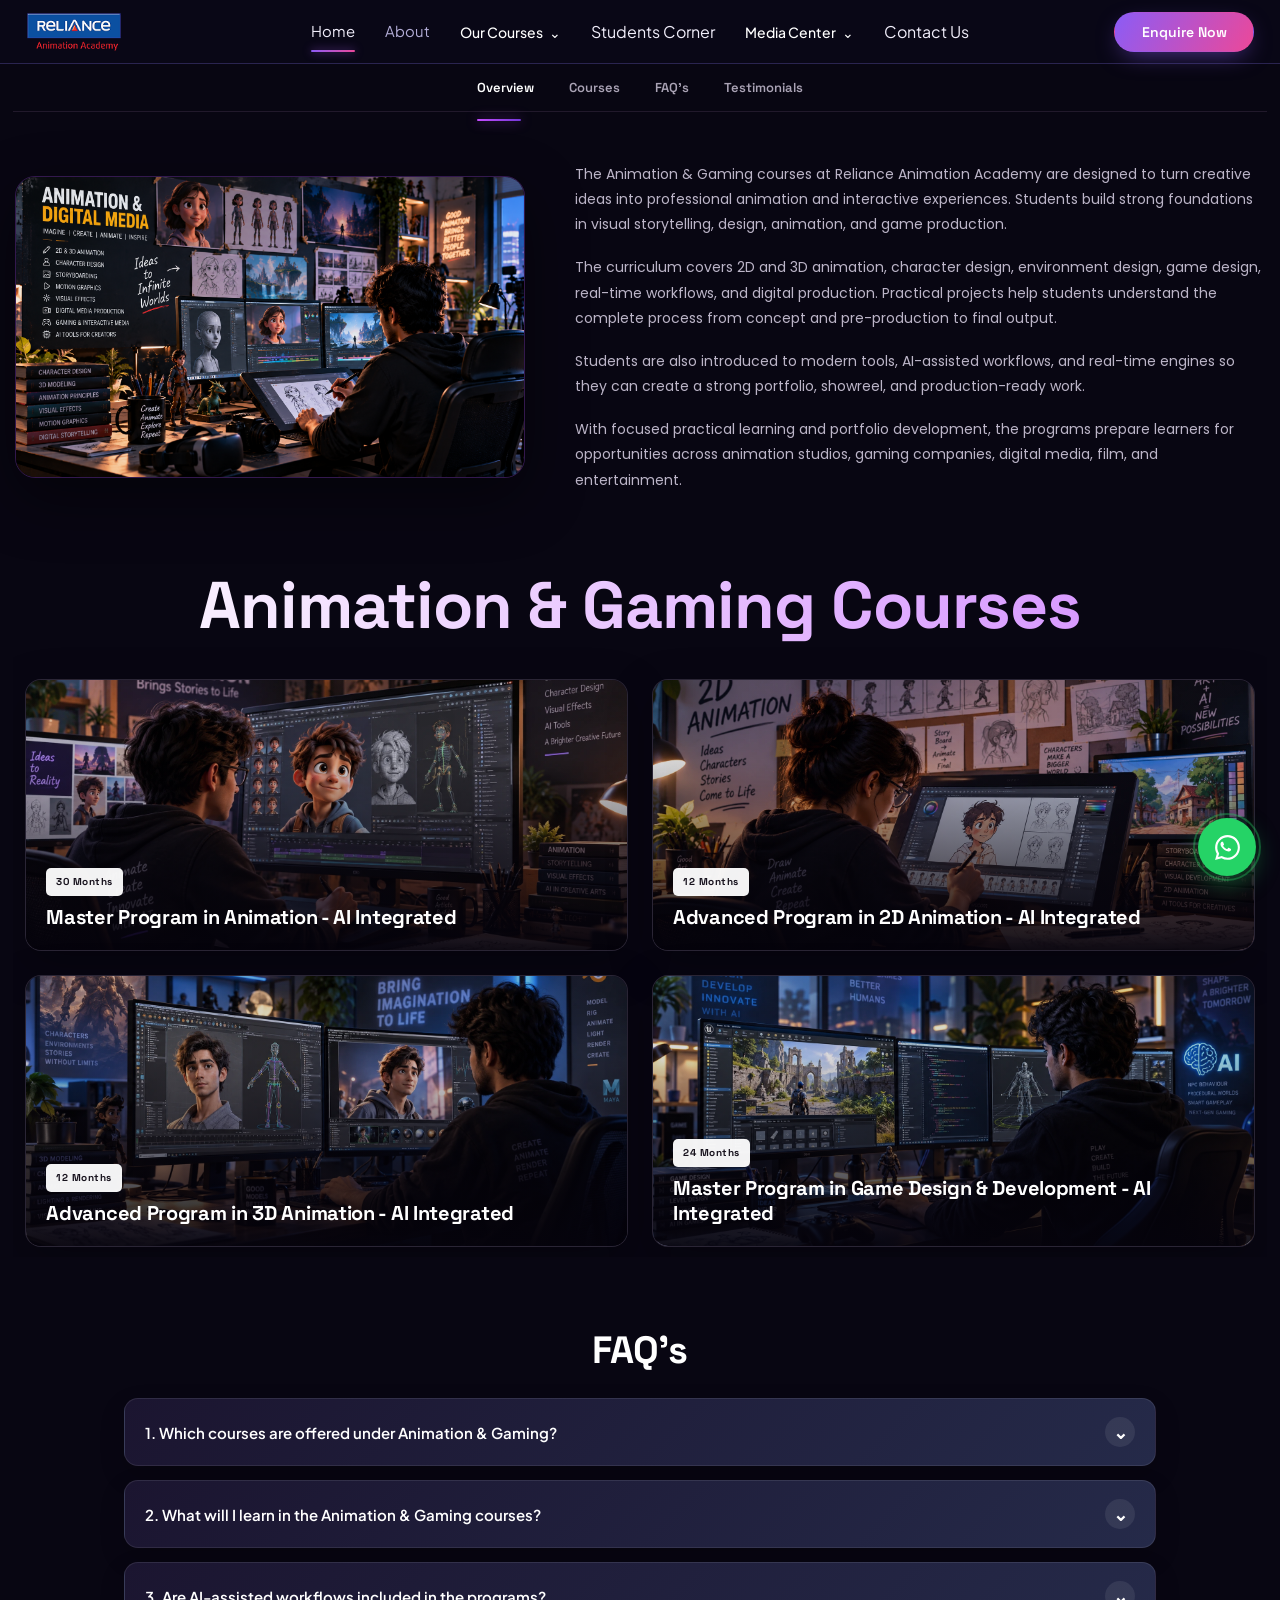
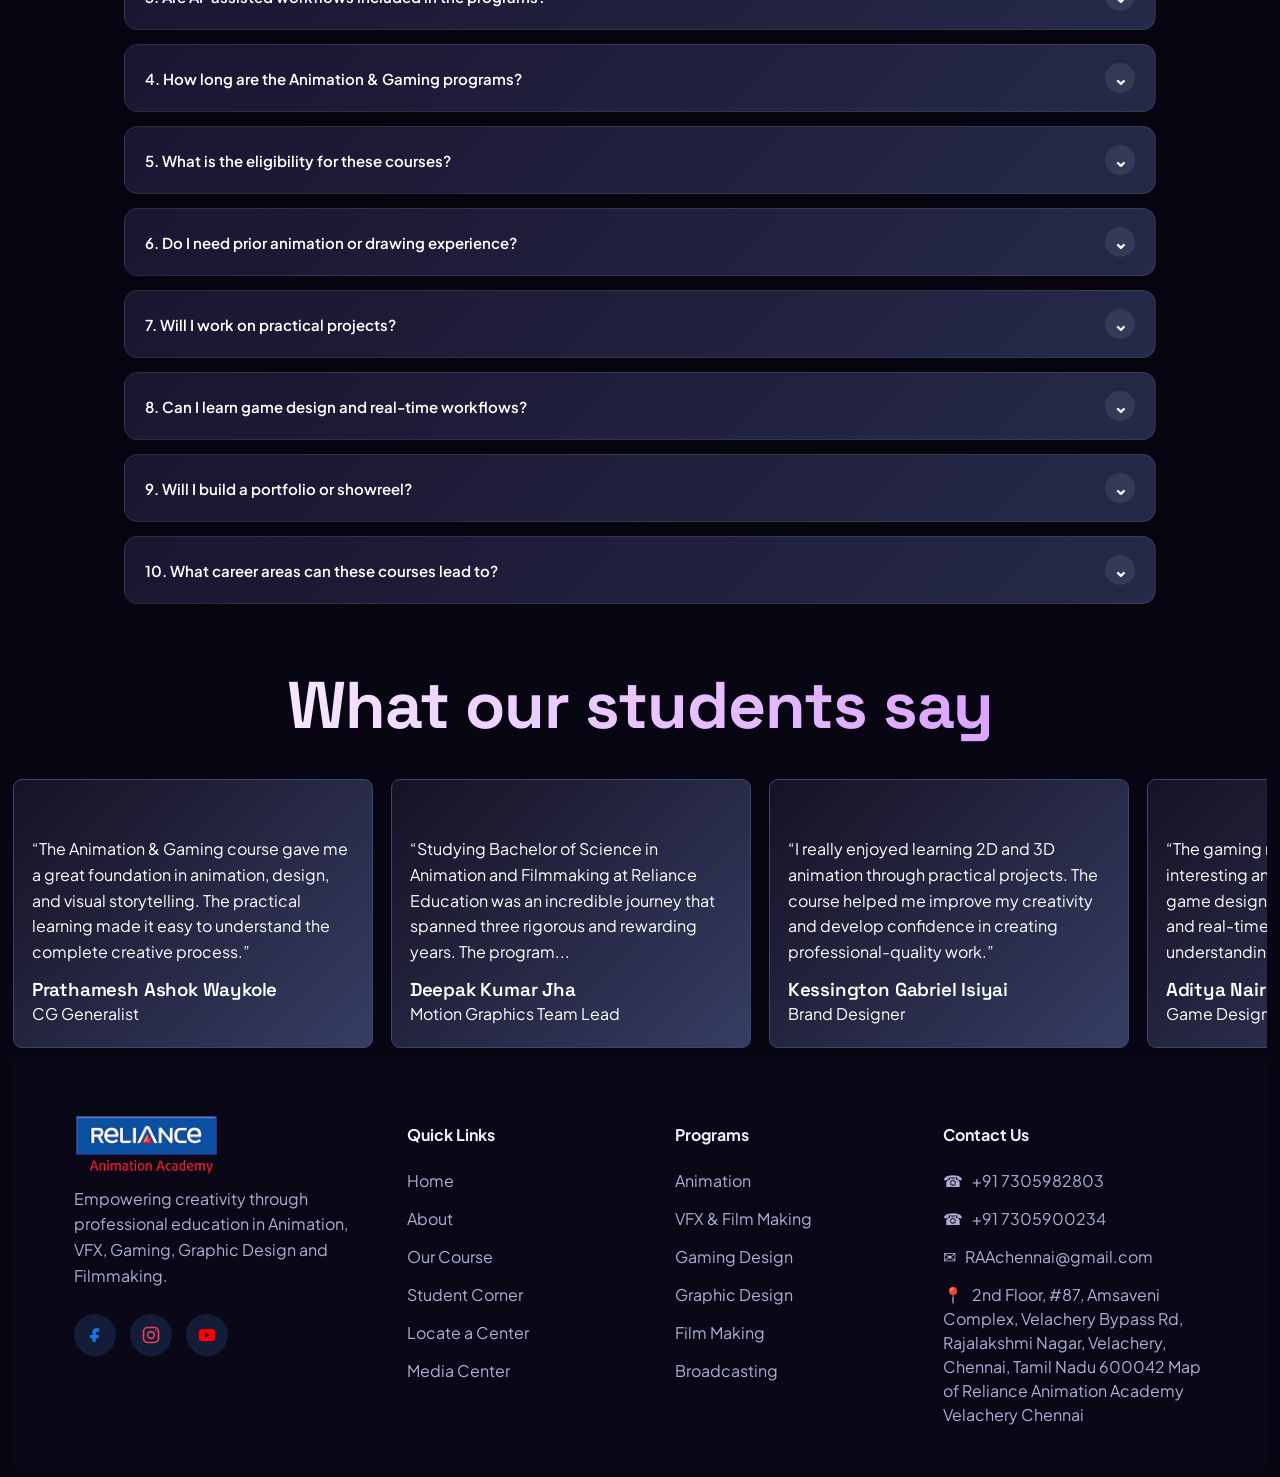
<file: animationCourse.html>
<!DOCTYPE html>

<html lang="en">
<head>
<meta charset="utf-8"/>
<meta content="width=device-width, initial-scale=1" name="viewport"/>
<title>relianceacademyindia</title>
<link href="public/favicon.ico" rel="shortcut icon"/>
<link href="https://fonts.googleapis.com" rel="preconnect"/>
<link crossorigin="" href="https://fonts.gstatic.com" rel="preconnect"/>
<link href="https://fonts.googleapis.com/css2?family=Space+Grotesk:wght@400;500;600;700&amp;family=Plus+Jakarta+Sans:wght@400;500;600;700&amp;display=swap" rel="stylesheet"/>
<link href="style.css" rel="stylesheet"/>
<link href="coursesOne.css" rel="stylesheet"/>
<link rel="preconnect" href="https://fonts.googleapis.com">
<link rel="preconnect" href="https://fonts.gstatic.com" crossorigin>



<link
    href="https://fonts.googleapis.com/css2?family=Poppins:wght@400;500;600;700&family=Space+Grotesk:wght@400;500;600;700&display=swap"
    rel="stylesheet">
</head>
<body>
<header class="site-header" id="siteHeader">

  <div class="header-inner container">

    <!-- ================= LOGO ================= -->

    <a href="#top" class="brand">
      <img
        src="public/logo.png"
        alt="Reliance Animation Academy"
        class="brand-logo"
      >
    </a>


    <!-- ================= NAVIGATION ================= -->

    <nav class="main-nav" id="mainNav">

      <a href="index.html" class="nav-link active">Home</a>

      <a href="about.html" class="nav-link">About</a>


      <div class="nav-dropdown">

        <a href="#" class="dropdown-title">
          Our Courses
          <span>⌄</span>
        </a>

        <div class="dropdown-menu">

          <a href="animationCourse.html">
            <span>Animation & Gaming</span>
            <b></b>
          </a>

          <a href="vfxCourse.html">
            <span>Visual FX</span>
            <b></b>
          </a>

          <a href="graphicsCourse.html">
            <span>Graphics & Digital Design</span>
            <b></b>
          </a>

          <a href="filmMakingCourse.html">
            <span>Film Making</span>
            <b></b>
          </a>

          <a href="universityCourses.html">
            <span>University Courses</span>
            <b></b>
          </a>

          <a href="ShortTermCourses.html">
            <span>Short Term Courses</span>
            <b></b>
          </a>

        </div>

      </div>


      <a href="studentCorner.html">Students Corner</a>
      <div class="nav-dropdown">

        <a href="#" class="dropdown-title">
          Media Center
          <span>⌄</span>
        </a>

        <div class="dropdown-menu">

          <a href="news.html">
            <span>News</span>
            <b></b>
          </a>

          

          <a href="events.html">
            <span>Events</span>
            <b></b>
          </a>
          

        </div>
        

      </div>
      <a href="courseCenter.html">Contact Us</a>

    </nav>


    <!-- ================= RIGHT BUTTONS ================= -->

    <div class="header-actions">

      <!-- ENQUIRE NOW -->

      <a href="index.html#contact" class="btn btn-primary">
        Enquire Now
      </a>


      <!-- CONTACT US -->

      


      <!-- MOBILE MENU -->

      <button
        class="nav-toggle"
        id="navToggle"
        aria-label="Toggle menu"
        aria-expanded="false"
      >

        <span></span>
        <span></span>
        <span></span>

      </button>

    </div>

  </div>

</header>
<section class="courses-section">
<!-- TOP TABS -->
<div class="course-tabs">
    <a class="active" href="#overview">Overview</a>
    <a href="#courses">Courses</a>
    <a href="#faq">FAQ's</a>
    <a href="#testimonials">Testimonials</a>
</div>
<!-- OVERVIEW -->
<div class="course-overview" id="overview">
<!-- LEFT IMAGE -->
<div class="overview-image">
<img alt="Animation &amp; Gaming Courses" src="public/animation_course.png"/>
</div>
<!-- RIGHT CONTENT -->
<div class="overview-content">
<p>The Animation &amp; Gaming courses at Reliance Animation Academy are designed to turn creative ideas into professional animation and interactive experiences. Students build strong foundations in visual storytelling, design, animation, and game production.</p>
<p>The curriculum covers 2D and 3D animation, character design, environment design, game design, real-time workflows, and digital production. Practical projects help students understand the complete process from concept and pre-production to final output.</p>
<p>Students are also introduced to modern tools, AI-assisted workflows, and real-time engines so they can create a strong portfolio, showreel, and production-ready work.</p>
<p>With focused practical learning and portfolio development, the programs prepare learners for opportunities across animation studios, gaming companies, digital media, film, and entertainment.</p>
</div>
</div>
<!-- COURSE TITLE -->
<!-- =====================================================
     COURSE SECTION
===================================================== -->

<section class="courses-section" id="courses">

    <h1 class="course-title">
        Animation &amp; Gaming Courses
    </h1>


    <!-- =================================================
         COURSE CARDS
    ================================================== -->

    <div class="course-cards">


        <!-- =================================================
             CARD 1 - MASTER ANIMATION
        ================================================== -->

        <div class="course-card">

            <img
                src="public/matserprogram.webp"
                alt="Master Program in Animation - AI Integrated"
            />


            <div class="course-card-content">

                <span class="duration">
                    30 Months
                </span>

                <h2>
                    Master Program in Animation - AI Integrated
                </h2>

            </div>


            <!-- Hover Content -->

            <div class="course-hover">

                <p>
                    <b>Duration:</b>
                    30 Months
                </p>

                <p>
                    <b>Eligibility:</b>
                    10th Pass or Equivalent
                </p>

                <p>
                    <b>Program Focus:</b>
                    Practical, project-based learning with portfolio development.
                </p>


                <button
                    type="button"
                    class="view-course-btn"
                    onclick="openCourseModal('master-animation')"
                >
                    VIEW COURSE →
                </button>

            </div>

        </div>



        <!-- =================================================
             CARD 2 - 2D ANIMATION
        ================================================== -->

        <div class="course-card">

            <img
                src="public/2dAnimation.webp"
                alt="Advanced Program in 2D Animation - AI Integrated"
            />


            <div class="course-card-content">

                <span class="duration">
                    12 Months
                </span>

                <h2>
                    Advanced Program in 2D Animation - AI Integrated
                </h2>

            </div>


            <!-- Hover Content -->

            <div class="course-hover">

                <p>
                    <b>Duration:</b>
                    12 Months
                </p>

                <p>
                    <b>Eligibility:</b>
                    10th Pass or Equivalent
                </p>

                <p>
                    <b>Program Focus:</b>
                    Practical, project-based learning with portfolio development.
                </p>


                <button
                    type="button"
                    class="view-course-btn"
                    onclick="openCourseModal('2d-animation')"
                >
                    VIEW COURSE →
                </button>

            </div>

        </div>



        <!-- =================================================
             CARD 3 - 3D ANIMATION
        ================================================== -->

        <div class="course-card">

            <img
                src="public/3dAnimation.webp"
                alt="Advanced Program in 3D Animation - AI Integrated"
            />


            <div class="course-card-content">

                <span class="duration">
                    12 Months
                </span>

                <h2>
                    Advanced Program in 3D Animation - AI Integrated
                </h2>

            </div>


            <!-- Hover Content -->

            <div class="course-hover">

                <p>
                    <b>Duration:</b>
                    12 Months
                </p>

                <p>
                    <b>Eligibility:</b>
                    10th Pass or Equivalent
                </p>

                <p>
                    <b>Program Focus:</b>
                    Practical, project-based learning with portfolio development.
                </p>


                <button
                    type="button"
                    class="view-course-btn"
                    onclick="openCourseModal('3d-animation')"
                >
                    VIEW COURSE →
                </button>

            </div>

        </div>



        <!-- =================================================
             CARD 4 - GAME DESIGN
        ================================================== -->

        <div class="course-card">

            <img
                src="public/GameDesigner.webp"
                alt="Master Program in Game Design &amp; Development - AI Integrated"
            />


            <div class="course-card-content">

                <span class="duration">
                    24 Months
                </span>

                <h2>
                    Master Program in Game Design &amp; Development - AI Integrated
                </h2>

            </div>


            <!-- Hover Content -->

            <div class="course-hover">

                <p>
                    <b>Duration:</b>
                    24 Months
                </p>

                <p>
                    <b>Eligibility:</b>
                    10th Pass or Equivalent
                </p>

                <p>
                    <b>Program Focus:</b>
                    Practical, project-based learning with portfolio development.
                </p>


                <button
                    type="button"
                    class="view-course-btn"
                    onclick="openCourseModal('game-design')"
                >
                    VIEW COURSE →
                </button>

            </div>

        </div>

    </div>

</section>



<!-- =====================================================
     COURSE DETAILS POPUP
===================================================== -->

<div
    class="course-modal"
    id="courseModal"
    aria-hidden="true"
>


    <!-- =================================================
         MODAL OVERLAY
    ================================================== -->

    <div
        class="course-modal-overlay"
        onclick="closeCourseModal()"
    ></div>



    <!-- =================================================
         MODAL BOX
    ================================================== -->

    <div
        class="course-modal-box"
        role="dialog"
        aria-modal="true"
        aria-labelledby="modalCourseTitle"
    >


        <!-- =================================================
             CLOSE BUTTON
        ================================================== -->

        <button
            type="button"
            class="course-modal-close"
            onclick="closeCourseModal()"
            aria-label="Close course details"
        >
            ×
        </button>



        <!-- =================================================
             MODAL HEADER
        ================================================== -->

        <div class="course-modal-header">

            <span class="course-modal-label">
                COURSE DETAILS
            </span>


            <h2 id="modalCourseTitle">
                Animation Course
            </h2>


            <p id="modalCourseSubtitle">
                AI Integrated Professional Program
            </p>

        </div>



        <!-- =================================================
             BASIC COURSE DETAILS
        ================================================== -->

        <div class="course-details-grid">


            <!-- Duration -->

            <div class="course-detail-card">

                <span>
                    Duration
                </span>

                <strong id="modalDuration">
                    30 Months
                </strong>

            </div>



            <!-- Eligibility -->

            <div class="course-detail-card">

                <span>
                    Eligibility
                </span>

                <strong id="modalEligibility">
                    10th Pass or Equivalent
                </strong>

            </div>



            <!-- Learning -->

            <div class="course-detail-card">

                <span>
                    Learning
                </span>

                <strong>
                    Practical &amp; Project Based
                </strong>

            </div>



            <!-- Program -->

            <div class="course-detail-card">

                <span>
                    Program
                </span>

                <strong>
                    AI Integrated
                </strong>

            </div>

        </div>



        <!-- =================================================
             AFFILIATION / RECOGNITION
        ================================================== -->

        <div class="course-affiliation">

            <strong>
                Affiliation/Recognition:
            </strong>

            <span id="modalAffiliation">
                This is an autonomous program from Reliance Animation Academy,
                offering practical knowledge and skills.
            </span>

        </div>



        <!-- =================================================
             COURSE OVERVIEW
        ================================================== -->

        <div class="course-modal-section">

            <h3>
                Course Overview
            </h3>


            <p id="modalOverview">
                Course overview will appear here.
            </p>

        </div>



        <!-- =================================================
             COURSE CONTENT
        ================================================== -->

        <div class="course-modal-section">

            <h3>
                Course Content
            </h3>


            <div
                class="course-accordion"
                id="modalCourseContent"
            >

                <!--
                    JavaScript will automatically
                    add semester names here.
                -->

            </div>

        </div>



        <!-- =================================================
             CAREER OPPORTUNITIES
        ================================================== -->

        <div class="course-modal-section">

            <h3>
                Career Opportunities
            </h3>


            <p class="career-intro">

                After completing this program, students can explore
                diverse and high-growth roles across Animation,
                Gaming, Film, and Digital Content industries:

            </p>


            <ul
                class="career-list"
                id="modalCareers"
            >

                <!-- JavaScript will add careers -->

            </ul>

        </div>



        <!-- =================================================
             MODAL FOOTER
        ================================================== -->

        <div class="course-modal-footer">


            <div>

                <small>
                    READY TO START?
                </small>


                <strong>
                    Build your creative career.
                </strong>

            </div>


            <a
    href="index.html#contact"
    class="course-enquire-btn"
>
    ENQUIRE NOW →
</a>

        </div>

    </div>

</div>
<section class="faq-section" id="faq">
<h1>FAQ's</h1>
<!-- FAQ 1 -->
<details>
<summary>
<span>1. Which courses are offered under Animation & Gaming?</span>
<b>⌄</b>
</summary>
<div class="faq-answer">
<p>The current programs include the Master Program in Animation, Master Program in Game Design & Development, Advanced Program in 2D Animation, and Advanced Program in 3D Animation.</p>
</div>
</details>
<!-- FAQ 2 -->
<details>
<summary>
<span>2. What will I learn in the Animation & Gaming courses?</span>
<b>⌄</b>
</summary>
<div class="faq-answer">
<p>The curriculum covers visual storytelling, 2D and 3D animation, character design, environment design, game design, real-time workflows, and digital production.</p>
</div>
</details>
<!-- FAQ 3 -->
<details>
<summary>
<span>3. Are AI-assisted workflows included in the programs?</span>
<b>⌄</b>
</summary>
<div class="faq-answer">
<p>Yes. The programs introduce modern AI-assisted workflows alongside core animation and gaming skills to support creative and production work.</p>
</div>
</details>
<!-- FAQ 4 -->
<details>
<summary>
<span>4. How long are the Animation & Gaming programs?</span>
<b>⌄</b>
</summary>
<div class="faq-answer">
<p>The listed Master Programs run for 24 to 30 months, while the Advanced Programs run for 12 months.</p>
</div>
</details>
<!-- FAQ 5 -->
<details>
<summary>
<span>5. What is the eligibility for these courses?</span>
<b>⌄</b>
</summary>
<div class="faq-answer">
<p>The course listings state eligibility as 10th Pass or Equivalent.</p>
</div>
</details>
<!-- FAQ 6 -->
<details>
<summary>
<span>6. Do I need prior animation or drawing experience?</span>
<b>⌄</b>
</summary>
<div class="faq-answer">
<p>No prior specialist experience is stated as a requirement. The programs are structured to build creative and technical skills through practical learning.</p>
</div>
</details>
<!-- FAQ 7 -->
<details>
<summary>
<span>7. Will I work on practical projects?</span>
<b>⌄</b>
</summary>
<div class="faq-answer">
<p>Yes. Practical projects are used to take students from concept and pre-production through to final output and portfolio development.</p>
</div>
</details>
<!-- FAQ 8 -->
<details>
<summary>
<span>8. Can I learn game design and real-time workflows?</span>
<b>⌄</b>
</summary>
<div class="faq-answer">
<p>Yes. The Animation & Gaming curriculum includes game design, environment design, and real-time workflows for interactive production.</p>
</div>
</details>
<!-- FAQ 9 -->
<details>
<summary>
<span>9. Will I build a portfolio or showreel?</span>
<b>⌄</b>
</summary>
<div class="faq-answer">
<p>Yes. Portfolio development and showreel preparation are part of the learning approach described for these programs.</p>
</div>
</details>
<!-- FAQ 10 -->
<details>
<summary>
<span>10. What career areas can these courses lead to?</span>
<b>⌄</b>
</summary>
<div class="faq-answer">
<p>The programs are designed around opportunities in animation studios, gaming companies, digital media, film, and entertainment.</p>
</div>
</details>
</section>
<section class="student-feedback" id="testimonials">
<div class="feedback-heading">
<h1 class="course-title">What our students say</h1>

</div>
<div class="feedback-cards">
<!-- Card 1 -->
<div class="feedback-card">
<p class="feedback-text">
  “The Animation & Gaming course gave me a great foundation in animation, design, and visual storytelling. The practical learning made it easy to understand the complete creative process.”         </p>
<h3>Prathamesh Ashok Waykole</h3>
<span>CG Generalist</span>
</div>
<!-- Card 2 -->
<div class="feedback-card">
<p class="feedback-text">
                “Studying Bachelor of Science in Animation and Filmmaking at
                Reliance Education was an incredible journey that spanned three
                rigorous and rewarding years. The program...
            </p>
<h3>Deepak Kumar Jha</h3>
<span>Motion Graphics Team Lead</span>
</div>
<!-- Card 3 -->
<div class="feedback-card">
<p class="feedback-text">
                “I really enjoyed learning 2D and 3D animation through practical projects. The course helped me improve my creativity and develop confidence in creating professional-quality work.”
            </p>
<h3>Kessington Gabriel Isiyai</h3>
<span>Brand Designer</span>
</div>
<div class="feedback-card">
<p class="feedback-text">
                “The gaming modules were very interesting and practical. Learning about game design, 3D assets, environments, and real-time workflows gave me a better understanding of the gaming industry.”
            </p>
<h3>Aditya Nair </h3>
<span>Game Design Student</span>
</div>
<div class="feedback-card">
<p class="feedback-text">
              “What I liked most about the program was the project-based learning. Instead of only studying theory, I got opportunities to create projects and build a strong portfolio.”.
            </p>
<h3>Meera Krishnan</h3>
<span>Character Artist</span>
</div>
<div class="feedback-card">
<p class="feedback-text">
                “The course helped me understand character design, modelling, animation, and visual effects step by step. The learning experience was creative, practical, and engaging.”
            </p>
<h3>Vishal Kumar</h3>
<span>CG Generalist</span>
</div>
<div class="feedback-card">
<p class="feedback-text">
               “I started with basic knowledge of animation, but the program helped me develop both creative and technical skills. I now feel much more confident working on animation projects.”
            </p>
<h3>Sanjana Patel</h3>
<span>Animation Artist</span>
</div>
<div class="feedback-card">
<p class="feedback-text">
                “The combination of animation and gaming makes this course very exciting. Working with modern digital tools and real-time workflows helped me explore different areas of the creative industry.”
            </p>
<h3>Rahul Verma</h3>
<span>Game Artist</span>
</div>
</div>
</section>

<!-- ============ FOOTER ============ -->
<footer class="site-footer" id="footer">
  <div class="container footer-grid">

    <!-- Brand -->
    <div class="footer-brand">

      <a href="#top" class="brand">
        <img
          src="public/logo.png"
          alt="Reliance Animation Academy"
          class="footer-logo"
        >
      </a>

      <p>
        Empowering creativity through professional education
        in Animation, VFX, Gaming, Graphic Design and Filmmaking.
      </p>

      <!-- Social Media Icons -->
      <div class="footer-socials">

        <!-- Facebook -->
        <a
          href="facebook.com/relianceanimationsacademy"
          target="_blank"
          rel="noopener noreferrer"
          aria-label="Facebook"
          class="social-facebook"
        >
          <svg viewBox="0 0 24 24" aria-hidden="true">
            <path
              d="M14 8h3V4h-3c-3.3 0-5 1.7-5 5v3H6v4h3v4h4v-4h3l1-4h-4V9c0-.7.3-1 1-1z"
              fill="currentColor"
            />
          </svg>
        </a>

        <!-- Instagram -->
        <a
          href="https://www.instagram.com/reliance_animation_academy?igshid=MzRlODBiNWFlZA%3D%3D"
          target="_blank"
          rel="noopener noreferrer"
          aria-label="Instagram"
          class="social-instagram"
        >
          <svg viewBox="0 0 24 24" aria-hidden="true">
            <rect
              x="3"
              y="3"
              width="18"
              height="18"
              rx="5"
              fill="none"
              stroke="currentColor"
              stroke-width="2"
            />
            <circle
              cx="12"
              cy="12"
              r="4"
              fill="none"
              stroke="currentColor"
              stroke-width="2"
            />
            <circle
              cx="17.5"
              cy="6.5"
              r="1"
              fill="currentColor"
            />
          </svg>
        </a>

     
       <!-- YouTube -->
        <a
          href="#"
          target="_blank"
          rel="noopener noreferrer"
          aria-label="YouTube"
          class="social-youtube"
        >
          <svg viewBox="0 0 24 24" aria-hidden="true">
            <path
              d="M21.6 7.2a2.8 2.8 0 0 0-2-2C17.8 4.7 12 4.7 12 4.7s-5.8 0-7.6.5a2.8 2.8 0 0 0-2 2C2 9 2 12 2 12s0 3 .4 4.8a2.8 2.8 0 0 0 2 2c1.8.5 7.6.5 7.6.5s5.8 0 7.6-.5a2.8 2.8 0 0 0 2-2C22 15 22 12 22 12s0-3-.4-4.8z"
              fill="currentColor"
            />
            <path
              d="M10 9l5 3-5 3V9z"
              fill="var(--bg)"
            />
          </svg>
        </a>

        <!-- LinkedIn -->
        

        
       

      </div>
    </div>


    <!-- Quick Links -->
    <div class="footer-column">

      <h4>Quick Links</h4>

      <a href="index.html">Home</a>
      <a href="about.html">About</a>
      <a href="contact">Our Course</a>
      <a href="studentCorner.html">Student Corner</a>
      <a href="courseCenter.html">Locate a Center</a>
      <a href="#contact">Media Center</a>

    </div>


    <!-- Programs -->
    <div class="footer-column">

      <h4>Programs</h4>

      <a href="animationCourse.html">Animation</a>
      <a href="vfxCourse.html">VFX &amp; Film Making</a>
      <a href="animationCourse.html">Gaming Design</a>
      <a href="graphicsCourse.html">Graphic Design</a>
      <a href="filmMakingCourse.html">Film Making</a>
      <a href="filmMakingCourse.html">Broadcasting</a>

    </div>


    <!-- Contact -->
    <div class="footer-column footer-contact">

      <h4>Contact Us</h4>

      <p>
        ☎ &nbsp; +91 7305982803
      </p>
      <P>
        ☎ &nbsp; +91 7305900234
      </P>

      <p>
        ✉ &nbsp; RAAchennai@gmail.com
      </p>

      <p>
        📍 &nbsp; 2nd Floor, #87, Amsaveni Complex, Velachery Bypass Rd, Rajalakshmi Nagar, Velachery, Chennai, Tamil Nadu 600042
Map of Reliance Animation Academy Velachery Chennai
      </p>

    </div>

  </div>
</footer>


<button
  class="back-to-top"
  id="backToTop"
  aria-label="Back to top"
>
  &#8593;
</button>


<script src="script.js"></script>
<script src="hero-scroll.js"></script>



</section>
<!-- =========================
     FLOATING WHATSAPP BUTTON
========================= -->

<a
    href="https://wa.me/7305900234"
    class="floating-whatsapp"
    target="_blank"
    rel="noopener noreferrer"
    aria-label="Chat with us on WhatsApp"
>
    <svg
        viewBox="0 0 32 32"
        xmlns="http://www.w3.org/2000/svg"
    >
        <path
            fill="currentColor"
            d="M19.11 17.23c-.27-.14-1.59-.78-1.83-.87-.25-.09-.42-.14-.6.14-.18.27-.69.87-.84 1.05-.15.18-.31.2-.58.07-.27-.14-1.14-.42-2.17-1.34-.8-.71-1.34-1.59-1.5-1.86-.16-.27-.02-.42.12-.56.12-.12.27-.31.4-.47.14-.16.18-.27.27-.45.09-.18.05-.34-.02-.47-.07-.14-.6-1.45-.82-1.99-.22-.52-.44-.45-.6-.46h-.51c-.18 0-.47.07-.71.34-.25.27-.94.92-.94 2.24s.96 2.6 1.09 2.78c.14.18 1.89 2.88 4.58 4.04.64.28 1.14.45 1.53.58.64.2 1.22.17 1.68.1.51-.08 1.59-.65 1.82-1.28.22-.63.22-1.17.15-1.28-.06-.11-.24-.18-.51-.31z"
        />

        <path
            fill="currentColor"
            d="M16.02 3.2c-7.07 0-12.8 5.73-12.8 12.8 0 2.26.59 4.46 1.72 6.4L3.2 28.8l6.55-1.72a12.75 12.75 0 0 0 6.27 1.64h.01c7.07 0 12.8-5.73 12.8-12.8S23.09 3.2 16.02 3.2zm0 23.36h-.01a10.58 10.58 0 0 1-5.39-1.47l-.39-.23-3.89 1.02 1.04-3.79-.25-.39a10.59 10.59 0 1 1 8.89 4.86z"
        />
    </svg>
</a>
<script src="script.js"></script>
<script src="hero-scroll.js"></script>
<script>

/* =====================================================
   COURSE DATA
===================================================== */

const courseData = {


    /* =================================================
       MASTER PROGRAM IN ANIMATION
    ================================================== */

    "master-animation": {

        title:
            "Master Program in Animation - AI Integrated",

        subtitle:
            "Professional Animation Program",

        duration:
            "30 Months",

        eligibility:
            "10th Pass or Equivalent",

        affiliation:
            "This is an autonomous program from Reliance Animation Academy, offering practical knowledge and skills.",

        overview:
            "A comprehensive animation program designed to build strong creative and technical skills through practical, project-based learning. Students develop professional portfolios and production-ready skills across the animation pipeline.",


        /* ONLY SEMESTER NAMES */

        semesters: [

            "Semester 1 : Pre Visualization & Graphics Suite",

            "SEM 2 : 2D / 3D Asset",

            "SEM 3 : 3D Character Development",

            "SEM 4 : 3D Animation & Effects",

            "SEM 5 : Specialization"

        ],


        /* CAREER OPPORTUNITIES */

        careers: [

            "● 3D Animator",

            "● Character Animator",

            "● Modeling Artist",

            "● Texturing & Lighting Artist",

            "● Game Asset Designer",

            "● Environment Artist",

            "● AI Content Creator",

            "● Motion Graphics Artist",

            "● Pre-Visualization Artist",

            "● Rendering & Compositing Artist"

        ]

    },



    /* =================================================
       2D ANIMATION
    ================================================== */

    "2d-animation": {

        title:
            "Advanced Program in 2D Animation - AI Integrated",

        subtitle:
            "Advanced 2D Animation Program",

        duration:
            "12 Months",

        eligibility:
            "10th Pass or Equivalent",

        affiliation:
            "This is an autonomous program from Reliance Animation Academy, offering practical knowledge and skills.",

        overview:
            "A focused 2D animation program that develops creative storytelling, drawing, character animation and production skills through practical projects and portfolio development.",


        semesters: [

            "Semester 1 : Pre Visualization & Concept Art + AI",

            "Semester 2 : 2D Animation + AI Production",


        ],


        careers: [

            "● 2D Animator",

            "● AI-Assisted Animator",

            "● Storyboard Artist",

            "● Character Designer",

            "● Digital Content Creator",

            "● Motion Graphics Artist",
            "● Social Media Animator",
            "● AI Content Creator"

        ]

    },



    /* =================================================
       3D ANIMATION
    ================================================== */

    "3d-animation": {

        title:
            "Advanced Program in 3D Animation - AI Integrated",

        subtitle:
            "Advanced 3D Animation Program",

        duration:
            "12 Months",

        eligibility:
            "10th Pass or Equivalent",

        affiliation:
            "This is an autonomous program from Reliance Animation Academy, offering practical knowledge and skills.",

        overview:
            "An industry-focused 3D animation program covering the complete creative workflow from modelling and texturing to animation, lighting and rendering.",


        semesters: [

            "Semester 1 : 3D Asset suite",

            "Semester 2 : 3D Character Development",

            "Semester 3 : 3D Character Animation & Effects with audio and video Editing suite",

            

        ],


        careers: [

            "● 3D Animator",

            "● 3D Modeller",

            "● Character Artist",

            "● Rigging Artist",

            "● Lighting Artist",

            "● Rendering Artist",

            "● 3D Generalist"

        ]

    },



    /* =================================================
       GAME DESIGN & DEVELOPMENT
    ================================================== */

    "game-design": {

        title:
            "Master Program in Game Design & Development - AI Integrated",

        subtitle:
            "Professional Game Design & Development Program",

        duration:
            "24 Months",

        eligibility:
            "10th Pass or Equivalent",

        affiliation:
            "This is an autonomous program from Reliance Animation Academy, offering practical knowledge and skills.",

        overview:
            "A practical game design and development program that combines creativity, game mechanics, visual design and real-time production workflows to help students build production-ready game projects.",


        semesters: [

            "Semester 1 : Pre Visualization & 3D Assets",

            "Semester 2 : 3D Character Development Assets",

            "Semester 3 : Gaming & AR/VR Suite",

            "Semester 4 : Game Development Suite"

        ],


        careers: [

            "● Game Designer",

            "● Game Artist",

            "● Level Designer",

            "● 3D Game Artist",

            "● Game Developer",

            "● Environment Artist",

            "● Game Animator"

        ]

    }

};



/* =====================================================
   OPEN COURSE MODAL
===================================================== */

function openCourseModal(courseId) {


    /* Get selected course */

    const course =
        courseData[courseId];


    /* Safety check */

    if (!course) {

        console.error(
            "Course not found:",
            courseId
        );

        return;
    }



    /* =================================================
       COURSE TITLE
    ================================================== */

    const titleElement =
        document.getElementById(
            "modalCourseTitle"
        );

    titleElement.textContent =
        course.title;



    /* =================================================
       COURSE SUBTITLE
    ================================================== */

    const subtitleElement =
        document.getElementById(
            "modalCourseSubtitle"
        );

    subtitleElement.textContent =
        course.subtitle;



    /* =================================================
       DURATION
    ================================================== */

    document.getElementById(
        "modalDuration"
    ).textContent =
        course.duration;



    /* =================================================
       ELIGIBILITY
    ================================================== */

    document.getElementById(
        "modalEligibility"
    ).textContent =
        course.eligibility;



    /* =================================================
       AFFILIATION
    ================================================== */

    const affiliationElement =
        document.getElementById(
            "modalAffiliation"
        );

    if (affiliationElement) {

        affiliationElement.textContent =
            course.affiliation;

    }



    /* =================================================
       COURSE OVERVIEW
    ================================================== */

    const overviewElement =
        document.getElementById(
            "modalOverview"
        );

    if (overviewElement) {

        overviewElement.textContent =
            course.overview;

    }



    /* =================================================
       COURSE CONTENT
       
       IMPORTANT:
       Only semester names are displayed.
       No inner syllabus details.
    ================================================== */

    const contentContainer =
        document.getElementById(
            "modalCourseContent"
        );


    contentContainer.innerHTML = "";


    course.semesters.forEach(
        function(semester) {


            /* Create semester item */

            const semesterItem =
                document.createElement(
                    "div"
                );


            semesterItem.className =
                "course-accordion-item";


            /* Semester HTML */

            semesterItem.innerHTML = `

                <span class="semester-arrow">
                    ▶
                </span>

                <span class="semester-title">
                    ${semester}
                </span>

            `;


            /* Add to container */

            contentContainer.appendChild(
                semesterItem
            );

        }
    );



    /* =================================================
       CAREER OPPORTUNITIES
       
       JavaScript creates the list.
    ================================================== */

    const careersContainer =
        document.getElementById(
            "modalCareers"
        );


    careersContainer.innerHTML = "";


    course.careers.forEach(
        function(career) {


            const careerItem =
                document.createElement(
                    "li"
                );


            careerItem.textContent =
                career;


            careersContainer.appendChild(
                careerItem
            );

        }
    );



    /* =================================================
       SHOW MODAL
    ================================================== */

    const modal =
        document.getElementById(
            "courseModal"
        );


    modal.classList.add(
        "active"
    );


    modal.setAttribute(
        "aria-hidden",
        "false"
    );



    /* =================================================
       STOP BACKGROUND SCROLL
    ================================================== */

    document.body.style.overflow =
        "hidden";

}



/* =====================================================
   CLOSE COURSE MODAL
===================================================== */

function closeCourseModal() {


    const modal =
        document.getElementById(
            "courseModal"
        );


    /* Remove active */

    modal.classList.remove(
        "active"
    );


    /* Accessibility */

    modal.setAttribute(
        "aria-hidden",
        "true"
    );


    /* Enable page scroll */

    document.body.style.overflow =
        "";

}



/* =====================================================
   ESC KEY → CLOSE MODAL
===================================================== */

document.addEventListener(
    "keydown",
    function(event) {


        if (
            event.key === "Escape"
        ) {

            closeCourseModal();

        }

    }
);


/* =====================================================
   PREVENT BODY SCROLL WHEN MODAL IS OPEN
===================================================== */

window.addEventListener(
    "beforeunload",
    function() {

        document.body.style.overflow =
            "";

    }
);

</script>
<script src="hero-scroll.js"></script>
</body>
</html>
</file>
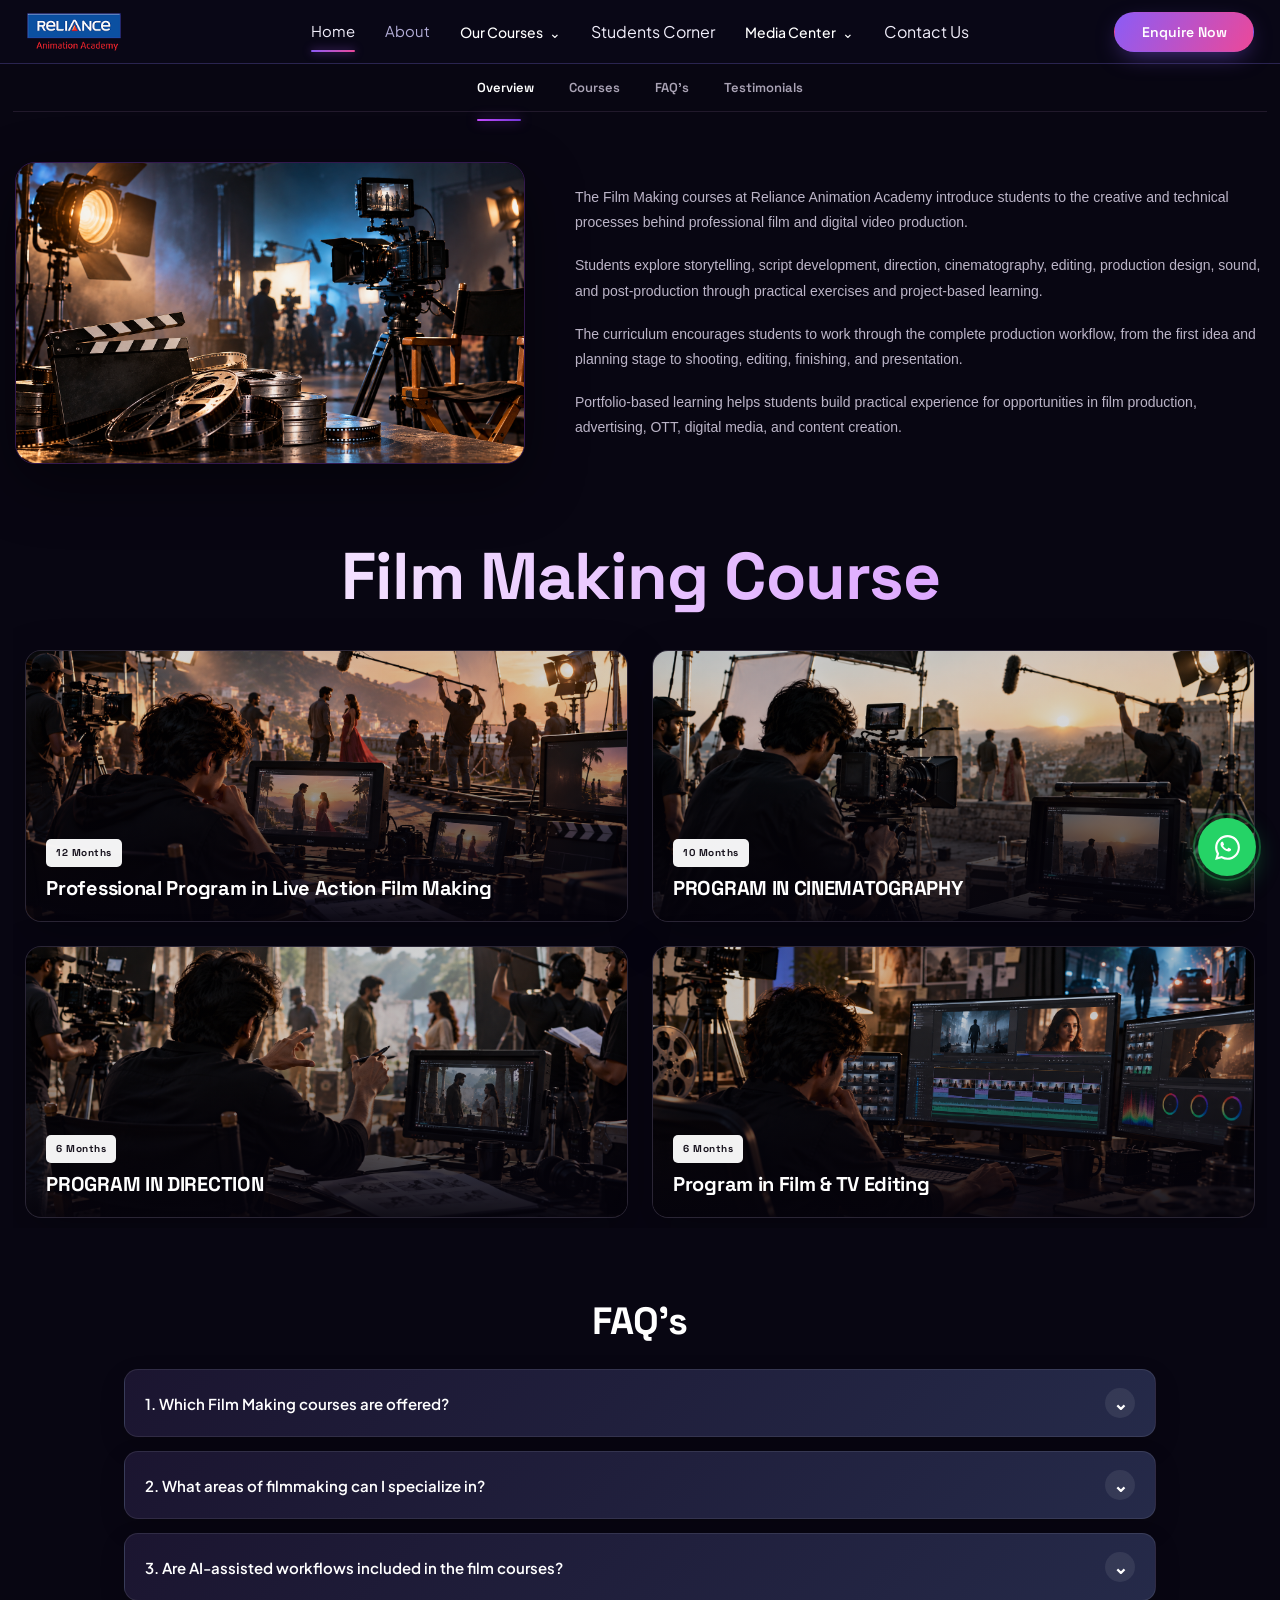
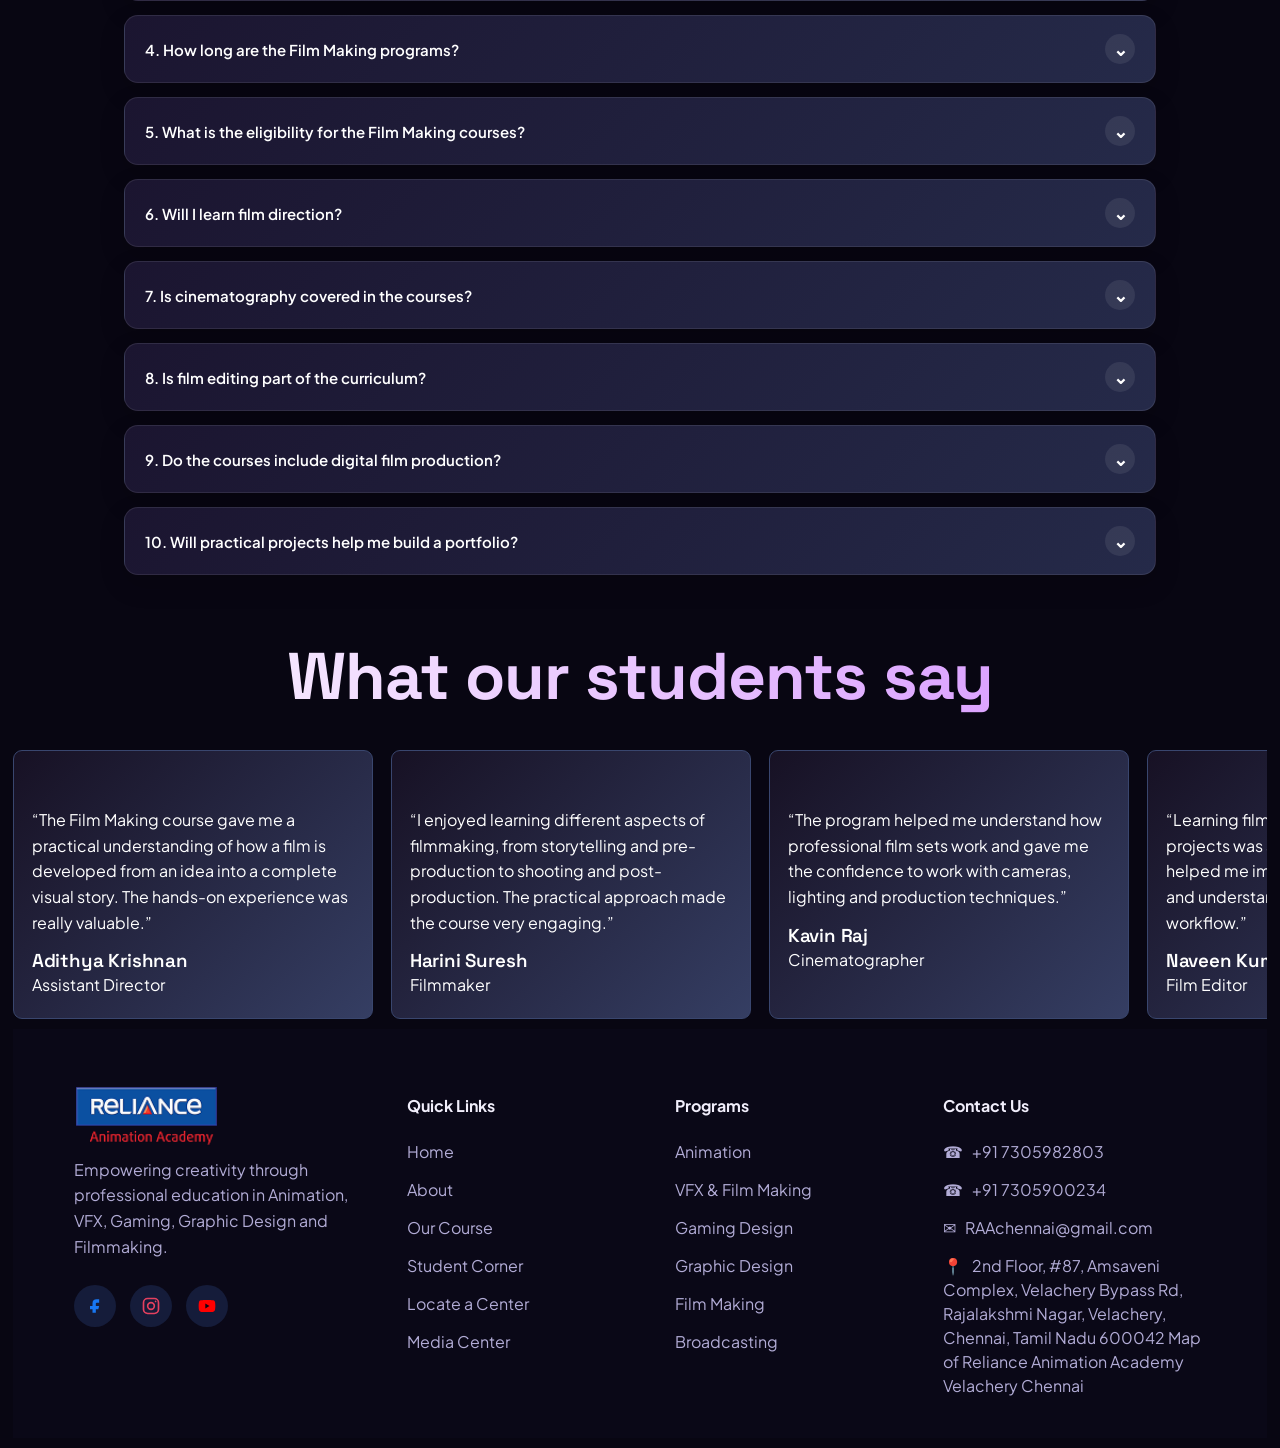
<file: filmMakingCourse.html>
<!DOCTYPE html>

<html lang="en">
<head>
<meta charset="utf-8"/>
<meta content="width=device-width, initial-scale=1" name="viewport"/>
<title>relianceacademyindia</title>
<link href="public/favicon.ico" rel="shortcut icon"/>
<link href="https://fonts.googleapis.com" rel="preconnect"/>
<link crossorigin="" href="https://fonts.gstatic.com" rel="preconnect"/>
<link href="https://fonts.googleapis.com/css2?family=Space+Grotesk:wght@400;500;600;700&amp;family=Plus+Jakarta+Sans:wght@400;500;600;700&amp;display=swap" rel="stylesheet"/>
<link href="style.css" rel="stylesheet"/>
<link href="coursesOne.css" rel="stylesheet"/>
</head>
<body>
<header class="site-header" id="siteHeader">

  <div class="header-inner container">

    <!-- ================= LOGO ================= -->

    <a href="#top" class="brand">
      <img
        src="public/logo.png"
        alt="Reliance Animation Academy"
        class="brand-logo"
      >
    </a>


    <!-- ================= NAVIGATION ================= -->

    <nav class="main-nav" id="mainNav">

      <a href="index.html" class="nav-link active">Home</a>

      <a href="about.html" class="nav-link">About</a>


      <div class="nav-dropdown">

        <a href="#" class="dropdown-title">
          Our Courses
          <span>⌄</span>
        </a>

        <div class="dropdown-menu">

          <a href="animationCourse.html">
            <span>Animation & Gaming</span>
            <b></b>
          </a>

          <a href="vfxCourse.html">
            <span>Visual FX</span>
            <b></b>
          </a>

          <a href="graphicsCourse.html">
            <span>Graphics & Digital Design</span>
            <b></b>
          </a>

          <a href="filmMakingCourse.html">
            <span>Film Making</span>
            <b></b>
          </a>

          <a href="universityCourses.html">
            <span>University Courses</span>
            <b></b>
          </a>

          <a href="ShortTermCourses.html">
            <span>Short Term Courses</span>
            <b></b>
          </a>

        </div>

      </div>


      <a href="studentCorner.html">Students Corner</a>
      <div class="nav-dropdown">

        <a href="#" class="dropdown-title">
          Media Center
          <span>⌄</span>
        </a>

        <div class="dropdown-menu">

          <a href="news.html">
            <span>News</span>
            <b></b>
          </a>

          

          <a href="events.html">
            <span>Events</span>
            <b></b>
          </a>
          

        </div>
        

      </div>
      <a href="courseCenter.html">Contact Us</a>

    </nav>


    <!-- ================= RIGHT BUTTONS ================= -->

    <div class="header-actions">

      <!-- ENQUIRE NOW -->

      <a href="index.html#contact" class="btn btn-primary">
        Enquire Now
      </a>


      <!-- CONTACT US -->

      


      <!-- MOBILE MENU -->

      <button
        class="nav-toggle"
        id="navToggle"
        aria-label="Toggle menu"
        aria-expanded="false"
      >

        <span></span>
        <span></span>
        <span></span>

      </button>

    </div>

  </div>

</header>
<section class="courses-section">
<!-- TOP TABS -->
<div class="course-tabs">
    <a class="active" href="#overview">Overview</a>
    <a href="#courses">Courses</a>
    <a href="#faq">FAQ's</a>
    <a href="#testimonials">Testimonials</a>
</div>
<!-- OVERVIEW -->
<div class="course-overview" id="overview">
<!-- LEFT IMAGE -->
<div class="overview-image">
<img alt="Film Making Courses" src="public/FilmCourse.webp"/>
</div>
<!-- RIGHT CONTENT -->
<div class="overview-content">
<p>The Film Making courses at Reliance Animation Academy introduce students to the creative and technical processes behind professional film and digital video production.</p>
<p>Students explore storytelling, script development, direction, cinematography, editing, production design, sound, and post-production through practical exercises and project-based learning.</p>
<p>The curriculum encourages students to work through the complete production workflow, from the first idea and planning stage to shooting, editing, finishing, and presentation.</p>
<p>Portfolio-based learning helps students build practical experience for opportunities in film production, advertising, OTT, digital media, and content creation.</p>
</div>
</div>

<!-- COURSE CARDS -->
<section class="courses-section" id="courses">

    <h1 class="course-title">
        Film Making Course
    </h1>


    <!-- =================================================
         COURSE CARDS
    ================================================== -->

    <div class="course-cards">


        <!-- =================================================
             CARD 1 - MASTER ANIMATION
        ================================================== -->

        <div class="course-card">

            <img
                src="public/liveFilm.webp"
                alt="Master Program in Animation - AI Integrated"
            />


            <div class="course-card-content">

                <span class="duration">
                    12 Months
                </span>

                <h2>
                    Professional Program in Live Action Film Making
                </h2>

            </div>


            <!-- Hover Content -->

            <div class="course-hover">

                <p>
                    <b>Duration:</b>
                    12 Months
                </p>

                <p>
                    <b>Eligibility:</b>
                    10th Pass or Equivalent
                </p>

                <p>
                    <b>Program Focus:</b>
                    Practical, project-based learning with portfolio development.
                </p>


                <button
                    type="button"
                    class="view-course-btn"
                    onclick="openCourseModal('master-animation')"
                >
                    VIEW COURSE →
                </button>

            </div>

        </div>



        <!-- =================================================
             CARD 2 - 2D ANIMATION
        ================================================== -->

        <div class="course-card">

            <img
                src="public/Cinematography.webp"
                alt="Advanced Program in 2D Animation - AI Integrated"
            />


            <div class="course-card-content">

                <span class="duration">
                    10 Months
                </span>

                <h2>
                    PROGRAM IN CINEMATOGRAPHY
                </h2>

            </div>


            <!-- Hover Content -->

            <div class="course-hover">

                <p>
                    <b>Duration:</b>
                    10 Months
                </p>

                <p>
                    <b>Eligibility:</b>
                    10th Pass or Equivalent
                </p>

                <p>
                    <b>Program Focus:</b>
                    Practical, project-based learning with portfolio development.
                </p>


                <button
                    type="button"
                    class="view-course-btn"
                    onclick="openCourseModal('2d-animation')"
                >
                    VIEW COURSE →
                </button>

            </div>

        </div>



        <!-- =================================================
             CARD 3 - 3D ANIMATION
        ================================================== -->

        <div class="course-card">

            <img
                src="public/direction.webp"
                alt="Advanced Program in 3D Animation - AI Integrated"
            />


            <div class="course-card-content">

                <span class="duration">
                    6 Months
                </span>

                <h2>
PROGRAM IN DIRECTION
                </h2>

            </div>


            <!-- Hover Content -->

            <div class="course-hover">

                <p>
                    <b>Duration:</b>
                    6 Months
                </p>

                <p>
                    <b>Eligibility:</b>
                    10th Pass or Equivalent
                </p>

                <p>
                    <b>Program Focus:</b>
                    Practical, project-based learning with portfolio development.
                </p>


                <button
                    type="button"
                    class="view-course-btn"
                    onclick="openCourseModal('3d-animation')"
                >
                    VIEW COURSE →
                </button>

            </div>

        </div>



        <!-- =================================================
             CARD 4 - GAME DESIGN
        ================================================== -->

        <div class="course-card">

            <img
                src="public/Film&TV-edit.webp"
                alt="Master Program in Game Design  Development - AI Integrated"
            />


            <div class="course-card-content">

                <span class="duration">
                    6 Months
                </span>

                <h2>
                   Program in Film & TV Editing

                </h2>

            </div>


            <!-- Hover Content -->

            <div class="course-hover">

                <p>
                    <b>Duration:</b>
                    6 Months
                </p>

                <p>
                    <b>Eligibility:</b>
                    10th Pass or Equivalent
                </p>

                <p>
                    <b>Program Focus:</b>
                    Practical, project-based learning with portfolio development.
                </p>


                <button
                    type="button"
                    class="view-course-btn"
                    onclick="openCourseModal('game-design')"
                >
                    VIEW COURSE →
                </button>

            </div>

        </div>

    </div>

</section>



<!-- =====================================================
     COURSE DETAILS POPUP
===================================================== -->

<div
    class="course-modal"
    id="courseModal"
    aria-hidden="true"
>


    <!-- =================================================
         MODAL OVERLAY
    ================================================== -->

    <div
        class="course-modal-overlay"
        onclick="closeCourseModal()"
    ></div>



    <!-- =================================================
         MODAL BOX
    ================================================== -->

    <div
        class="course-modal-box"
        role="dialog"
        aria-modal="true"
        aria-labelledby="modalCourseTitle"
    >


        <!-- =================================================
             CLOSE BUTTON
        ================================================== -->

        <button
            type="button"
            class="course-modal-close"
            onclick="closeCourseModal()"
            aria-label="Close course details"
        >
            ×
        </button>



        <!-- =================================================
             MODAL HEADER
        ================================================== -->

        <div class="course-modal-header">

            <span class="course-modal-label">
                COURSE DETAILS
            </span>


            <h2 id="modalCourseTitle">
                Animation Course
            </h2>


            <p id="modalCourseSubtitle">
                AI Integrated Professional Program
            </p>

        </div>



        <!-- =================================================
             BASIC COURSE DETAILS
        ================================================== -->

        <div class="course-details-grid">


            <!-- Duration -->

            <div class="course-detail-card">

                <span>
                    Duration
                </span>

                <strong id="modalDuration">
                    30 Months
                </strong>

            </div>



            <!-- Eligibility -->

            <div class="course-detail-card">

                <span>
                    Eligibility
                </span>

                <strong id="modalEligibility">
                    10th Pass or Equivalent
                </strong>

            </div>



            <!-- Learning -->

            <div class="course-detail-card">

                <span>
                    Learning
                </span>

                <strong>
                    Practical &amp; Project Based
                </strong>

            </div>



            <!-- Program -->

            <div class="course-detail-card">

                <span>
                    Program
                </span>

                <strong>
                    AI Integrated
                </strong>

            </div>

        </div>



        <!-- =================================================
             AFFILIATION / RECOGNITION
        ================================================== -->

        <div class="course-affiliation">

            <strong>
                Affiliation/Recognition:
            </strong>

            <span id="modalAffiliation">
                This is an autonomous program from Reliance Animation Academy,
                offering practical knowledge and skills.
            </span>

        </div>



        <!-- =================================================
             COURSE OVERVIEW
        ================================================== -->

        <div class="course-modal-section">

            <h3>
                Course Overview
            </h3>


            <p id="modalOverview">
                Course overview will appear here.
            </p>

        </div>



        <!-- =================================================
             COURSE CONTENT
        ================================================== -->

        <div class="course-modal-section">

            <h3>
                Course Content
            </h3>


            <div
                class="course-accordion"
                id="modalCourseContent"
            >

                <!--
                    JavaScript will automatically
                    add semester names here.
                -->

            </div>

        </div>



        <!-- =================================================
             CAREER OPPORTUNITIES
        ================================================== -->

        <div class="course-modal-section">

            <h3>
                Career Opportunities
            </h3>


            <p class="career-intro">

                After completing this program, students can explore
                diverse and high-growth roles across Animation,
                Gaming, Film, and Digital Content industries:

            </p>


            <ul
                class="career-list"
                id="modalCareers"
            >

                <!-- JavaScript will add careers -->

            </ul>

        </div>



        <!-- =================================================
             MODAL FOOTER
        ================================================== -->

        <div class="course-modal-footer">


            <div>

                <small>
                    READY TO START?
                </small>


                <strong>
                    Build your creative career.
                </strong>

            </div>


            <a
    href="index.html#contact"
    class="course-enquire-btn"
>
    ENQUIRE NOW →
</a>

        </div>

    </div>

</div>
<section class="faq-section" id="faq">
<h1>FAQ's</h1>
<!-- FAQ 1 -->
<details>
<summary>
<span>1. Which Film Making courses are offered?</span>
<b>⌄</b>
</summary>
<div class="faq-answer">
<p>The current programs include the Master Program in Film Making plus Advanced Programs in Film Direction, Cinematography, Film Editing, and Digital Film Production.</p>
</div>
</details>
<!-- FAQ 2 -->
<details>
<summary>
<span>2. What areas of filmmaking can I specialize in?</span>
<b>⌄</b>
</summary>
<div class="faq-answer">
<p>The course options allow focus on direction, cinematography, editing, and digital film production, along with the broader Master Program in Film Making.</p>
</div>
</details>
<!-- FAQ 3 -->
<details>
<summary>
<span>3. Are AI-assisted workflows included in the film courses?</span>
<b>⌄</b>
</summary>
<div class="faq-answer">
<p>Yes. The listed programs use AI-integrated learning alongside filmmaking and digital production skills.</p>
</div>
</details>
<!-- FAQ 4 -->
<details>
<summary>
<span>4. How long are the Film Making programs?</span>
<b>⌄</b>
</summary>
<div class="faq-answer">
<p>The Master Program is listed for 30 months, while the Advanced Programs are listed for 12 months each.</p>
</div>
</details>
<!-- FAQ 5 -->
<details>
<summary>
<span>5. What is the eligibility for the Film Making courses?</span>
<b>⌄</b>
</summary>
<div class="faq-answer">
<p>The course listings state eligibility as any 10th pass or equivalent.</p>
</div>
</details>
<!-- FAQ 6 -->
<details>
<summary>
<span>6. Will I learn film direction?</span>
<b>⌄</b>
</summary>
<div class="faq-answer">
<p>Yes. Film Direction is offered as a dedicated Advanced Program and is also part of the broader filmmaking learning pathway.</p>
</div>
</details>
<!-- FAQ 7 -->
<details>
<summary>
<span>7. Is cinematography covered in the courses?</span>
<b>⌄</b>
</summary>
<div class="faq-answer">
<p>Yes. Cinematography is available as a dedicated Advanced Program.</p>
</div>
</details>
<!-- FAQ 8 -->
<details>
<summary>
<span>8. Is film editing part of the curriculum?</span>
<b>⌄</b>
</summary>
<div class="faq-answer">
<p>Yes. Film Editing is offered as a dedicated Advanced Program and forms an important part of post-production workflow.</p>
</div>
</details>
<!-- FAQ 9 -->
<details>
<summary>
<span>9. Do the courses include digital film production?</span>
<b>⌄</b>
</summary>
<div class="faq-answer">
<p>Yes. Digital Film Production is available as a dedicated Advanced Program within the Film Making course group.</p>
</div>
</details>
<!-- FAQ 10 -->
<details>
<summary>
<span>10. Will practical projects help me build a portfolio?</span>
<b>⌄</b>
</summary>
<div class="faq-answer">
<p>Yes. The programs use practical, project-based learning to help students develop production experience and portfolio-ready work.</p>
</div>
</details>
</section>
<section class="student-feedback" id="testimonials">
<div class="feedback-heading">
<h1 class="course-title">What our students say</h1>
</div>
<div class="feedback-cards">
<!-- Card 1 -->
<div class="feedback-card">
<p class="feedback-text">
                “The Film Making course gave me a practical understanding of how a film is developed from an idea into a complete visual story. The hands-on experience was really valuable.”
            </p>
<h3>Adithya Krishnan</h3>
<span>Assistant Director</span>
</div>
<!-- Card 2 -->
<div class="feedback-card">
<p class="feedback-text">
                “I enjoyed learning different aspects of filmmaking, from storytelling and pre-production to shooting and post-production. The practical approach made the course very engaging.”
            </p>
<h3>Harini Suresh</h3>
<span>Filmmaker</span>
</div>
<!-- Card 3 -->
<div class="feedback-card">
<p class="feedback-text">
              “The program helped me understand how professional film sets work and gave me the confidence to work with cameras, lighting and production techniques.”
            </p>
<h3>Kavin Raj</h3>
<span>Cinematographer</span>
</div>
<div class="feedback-card">
<p class="feedback-text">
               “Learning filmmaking through practical projects was an amazing experience. It helped me improve my storytelling skills and understand the complete filmmaking workflow.”
            </p>
<h3>Naveen Kumar</h3>
<span>Film Editor</span>
</div>
<div class="feedback-card">
<p class="feedback-text">
                “The course gave me an opportunity to explore cinematography, direction and editing while working on creative projects. It helped me discover my strengths in filmmaking.”
            </p>
<h3>Aishwarya Menon</h3>
<span>Script Writer</span>
</div>
<div class="feedback-card">
<p class="feedback-text">
              “I started with a passion for films and the program helped me turn that interest into practical filmmaking skills. The project-based learning was my favourite part.”
            </p>
<h3>Rohit Nair</h3>
<span>Assistant Director</span>
</div>
<div class="feedback-card">
<p class="feedback-text">
                “The Film Making program provided a great balance between creative storytelling and technical knowledge. Working on production-style projects gave me valuable experience.”
            </p>
<h3>Dhanush Varma</h3>
<span>Cinematographer</span>
</div>
<div class="feedback-card">
<p class="feedback-text">
              “This course helped me understand the effort behind every frame of a film. From planning scenes to capturing visuals and editing the final output, the experience was truly rewarding.”
            </p>
<h3>Sneha Krishnan</h3>
<span>Film Production Artist</span>
</div>
</div>
</section>

<footer class="site-footer" id="footer">
  <div class="container footer-grid">

    <!-- Brand -->
    <div class="footer-brand">

      <a href="#top" class="brand">
        <img
          src="public/logo.png"
          alt="Reliance Animation Academy"
          class="footer-logo"
        >
      </a>

      <p>
        Empowering creativity through professional education
        in Animation, VFX, Gaming, Graphic Design and Filmmaking.
      </p>

      <!-- Social Media Icons -->
      <div class="footer-socials">

        <!-- Facebook -->
        <a
          href="facebook.com/relianceanimationsacademy"
          target="_blank"
          rel="noopener noreferrer"
          aria-label="Facebook"
          class="social-facebook"
        >
          <svg viewBox="0 0 24 24" aria-hidden="true">
            <path
              d="M14 8h3V4h-3c-3.3 0-5 1.7-5 5v3H6v4h3v4h4v-4h3l1-4h-4V9c0-.7.3-1 1-1z"
              fill="currentColor"
            />
          </svg>
        </a>

        <!-- Instagram -->
        <a
          href="https://www.instagram.com/reliance_animation_academy?igshid=MzRlODBiNWFlZA%3D%3D"
          target="_blank"
          rel="noopener noreferrer"
          aria-label="Instagram"
          class="social-instagram"
        >
          <svg viewBox="0 0 24 24" aria-hidden="true">
            <rect
              x="3"
              y="3"
              width="18"
              height="18"
              rx="5"
              fill="none"
              stroke="currentColor"
              stroke-width="2"
            />
            <circle
              cx="12"
              cy="12"
              r="4"
              fill="none"
              stroke="currentColor"
              stroke-width="2"
            />
            <circle
              cx="17.5"
              cy="6.5"
              r="1"
              fill="currentColor"
            />
          </svg>
        </a>

     
       <!-- YouTube -->
        <a
          href="#"
          target="_blank"
          rel="noopener noreferrer"
          aria-label="YouTube"
          class="social-youtube"
        >
          <svg viewBox="0 0 24 24" aria-hidden="true">
            <path
              d="M21.6 7.2a2.8 2.8 0 0 0-2-2C17.8 4.7 12 4.7 12 4.7s-5.8 0-7.6.5a2.8 2.8 0 0 0-2 2C2 9 2 12 2 12s0 3 .4 4.8a2.8 2.8 0 0 0 2 2c1.8.5 7.6.5 7.6.5s5.8 0 7.6-.5a2.8 2.8 0 0 0 2-2C22 15 22 12 22 12s0-3-.4-4.8z"
              fill="currentColor"
            />
            <path
              d="M10 9l5 3-5 3V9z"
              fill="var(--bg)"
            />
          </svg>
        </a>

        <!-- LinkedIn -->
        

        
       

      </div>
    </div>


    <!-- Quick Links -->
    <div class="footer-column">

      <h4>Quick Links</h4>

      <a href="index.html">Home</a>
      <a href="about.html">About</a>
      <a href="#">Our Course</a>
      <a href="studentCorner.html">Student Corner</a>
      <a href="courseCenter.html">Locate a Center</a>
      <a href="#contact">Media Center</a>

    </div>


    <!-- Programs -->
    <div class="footer-column">

      <h4>Programs</h4>

      <a href="animationCourse.html">Animation</a>
      <a href="vfxCourse.html">VFX &amp; Film Making</a>
      <a href="animationCourse.html">Gaming Design</a>
      <a href="graphicsCourse.html">Graphic Design</a>
      <a href="filmMakingCourse.html">Film Making</a>
      <a href="filmMakingCourse.html">Broadcasting</a>

    </div>


    <!-- Contact -->
    <div class="footer-column footer-contact">

      <h4>Contact Us</h4>

       <p>
        ☎ &nbsp; +91 7305982803
      </p>
      <P>
        ☎ &nbsp; +91 7305900234
      </P>

      <p>
        ✉ &nbsp; RAAchennai@gmail.com
      </p>

      <p>
        📍 &nbsp; 2nd Floor, #87, Amsaveni Complex, Velachery Bypass Rd, Rajalakshmi Nagar, Velachery, Chennai, Tamil Nadu 600042
Map of Reliance Animation Academy Velachery Chennai
      </p>

    </div>

  </div>
</footer>


<button
  class="back-to-top"
  id="backToTop"
  aria-label="Back to top"
>
  &#8593;
</button>
<script src="script.js"></script>
<script src="hero-scroll.js"></script>
</section>
<!-- =========================
     FLOATING WHATSAPP BUTTON
========================= -->

<a
    href="https://wa.me/7305900234"
    class="floating-whatsapp"
    target="_blank"
    rel="noopener noreferrer"
    aria-label="Chat with us on WhatsApp"
>
    <svg
        viewBox="0 0 32 32"
        xmlns="http://www.w3.org/2000/svg"
    >
        <path
            fill="currentColor"
            d="M19.11 17.23c-.27-.14-1.59-.78-1.83-.87-.25-.09-.42-.14-.6.14-.18.27-.69.87-.84 1.05-.15.18-.31.2-.58.07-.27-.14-1.14-.42-2.17-1.34-.8-.71-1.34-1.59-1.5-1.86-.16-.27-.02-.42.12-.56.12-.12.27-.31.4-.47.14-.16.18-.27.27-.45.09-.18.05-.34-.02-.47-.07-.14-.6-1.45-.82-1.99-.22-.52-.44-.45-.6-.46h-.51c-.18 0-.47.07-.71.34-.25.27-.94.92-.94 2.24s.96 2.6 1.09 2.78c.14.18 1.89 2.88 4.58 4.04.64.28 1.14.45 1.53.58.64.2 1.22.17 1.68.1.51-.08 1.59-.65 1.82-1.28.22-.63.22-1.17.15-1.28-.06-.11-.24-.18-.51-.31z"
        />

        <path
            fill="currentColor"
            d="M16.02 3.2c-7.07 0-12.8 5.73-12.8 12.8 0 2.26.59 4.46 1.72 6.4L3.2 28.8l6.55-1.72a12.75 12.75 0 0 0 6.27 1.64h.01c7.07 0 12.8-5.73 12.8-12.8S23.09 3.2 16.02 3.2zm0 23.36h-.01a10.58 10.58 0 0 1-5.39-1.47l-.39-.23-3.89 1.02 1.04-3.79-.25-.39a10.59 10.59 0 1 1 8.89 4.86z"
        />
    </svg>
</a>
<script>

/* =====================================================
   COURSE DATA
===================================================== */

const courseData = {


    /* =================================================
       MASTER PROGRAM IN ANIMATION
    ================================================== */

    "master-animation": {

        title:
            "Professional Program in Live Action Film Making",

        subtitle:
            "Film Making",

        duration:
            "12 Months",

        eligibility:
            "10th Pass or Equivalent",

        affiliation:
            "This is an autonomous program from Reliance Animation Academy, offering practical knowledge and skills.",

        overview:
            "Turn your passion for storytelling into cinematic reality with industry-driven film making programs.",


        /* ONLY SEMESTER NAMES */

        semesters: [

            " Module 1 - Foundation of Cinema & Screenwriting ",

            " Module 2 - Direction & Acting for Camera ",

            " Module 3 - Cinematography & Lighting ",

            " Module 4 - Sound Recording & Design ",

            " Module 5 - Editing & Post-Production ",
            " Module 6 - Production Management",
            " Module 7 - Live Production & Post-Production ",
            " Module 8 - Short Film Project"

        ],


        /* CAREER OPPORTUNITIES */

        careers: [

            "● Assistant Director",

            "● Cinematographer (DOP Assistant Roles)",

            "● Video Editor",

            "● Script Writer",

            "● Production Assistant",

            "● Camera Operator",

            "● Sound Designer (Entry-Level)",

            "● Film & Ad Film Maker",

            "● Content Creator (YouTube / OTT / Digital Media)"

        

        ]

    },



    /* =================================================
       2D ANIMATION
    ================================================== */

    "2d-animation": {

        title:
            "PROGRAM IN CINEMATOGRAPHY",

        subtitle:
            "CINEMATOGRAPHY ",

        duration:
            "10 Months",

        eligibility:
            "10th Pass or Equivalent",

        affiliation:
            "This is an autonomous program from Reliance Animation Academy, offering practical knowledge and skills.",

        overview:
            "Turn your passion for storytelling into cinematic reality with industry-driven film making programs.",


        semesters: [

            "Module 1 - Introduction to Photography & Cinematography",

            "Module 2 - Camera Exposure & Image Control",

            "Module 3 - Composition & Visual Language",

            "Module 4 - DSLR & Film Camera Operations",
            "Module 5 - Camera Movement & Cinematic Technique",
            "Module 6 - Lighting for Cinematograph",
            "Module 7 - Digital Cinematography & Video System",
            "Module 8 - Industry Practicals & Final Project"
        ],


        careers: [

            "● Cinematographer (Assistant / DOP Assistant)",

            "● Camera Operator",

            "● Lighting Technician",

            "● Video Content Creator",

            "● Assistant Cameraman",

            "● Film & Ad Shoot Assistant",
            "● Digital Content Shooter"
        

        ]

    },



    /* =================================================
       3D ANIMATION
    ================================================== */

    "3d-animation": {

        title:
            "PROGRAM IN DIRECTION",

        subtitle:
            "Turn Stories into Powerful Visual Narratives",

        duration:
            "6 Months",

        eligibility:
            "10th Pass or Equivalent",

        affiliation:
            "This is an autonomous program from Reliance Animation Academy, offering practical knowledge and skills.",

        overview:
            "Turn your passion for storytelling into cinematic reality with industry-driven film making programs.",


        semesters: [

            
            " Sound Design",
            "Screen Writing",
            "Direction - Basics",
            "Storyboarding",
            "Cinematography",
            " Editing",
            "Direction - Advanced",
            "Production Design",
            "Film Production",
            "Introduction to TV World",
            "Film Appreciation",
            "Practical Project"

            

        ],


        careers: [

            "● Film Director (Short Films / Independent Projects)",

            "● Assistant Director (AD)",

            "● Web Series Director",

            "● Web Series Director",

            "● Script Supervisor",

            "● Creative Director (Digital Content)",

            "● Ad Film Director"

        ]

    },



    /* =================================================
       GAME DESIGN & DEVELOPMENT
    ================================================== */

    "game-design": {

        title:
            "Program in Film & TV Editing",

        subtitle:
            "Shape Stories with Precision—Master the Art of Film & TV Editing",

        duration:
            "6 Months",

        eligibility:
            "10th Pass or Equivalent",

        affiliation:
            "This is an autonomous program from Reliance Animation Academy, offering practical knowledge and skills.",

        overview:
            "A practical game design and development program that combines creativity, game mechanics, visual design and real-time production workflows to help students build production-ready game projects.",


        semesters: [

            "Introduction to Editing & Role of an Editor",

            "Post Production Process",

            "Classical Editing",

            "Types of Editing",
            "Proficiency in Editing Software",
            "Editing Exercises",
            "Practical Projects",
            "Film Appreciation"

        ],


        careers: [

            "● Film Editor",

            "● Assistant Editor",

            "● TV Show Editor",

            "● Video Editor (Digital & Social Media)",

            "● Ad Film Editor",

            "● Trailer Editor",

            "● Post-Production Executive"

        ]

    }

};



/* =====================================================
   OPEN COURSE MODAL
===================================================== */

function openCourseModal(courseId) {


    /* Get selected course */

    const course =
        courseData[courseId];


    /* Safety check */

    if (!course) {

        console.error(
            "Course not found:",
            courseId
        );

        return;
    }



    /* =================================================
       COURSE TITLE
    ================================================== */

    const titleElement =
        document.getElementById(
            "modalCourseTitle"
        );

    titleElement.textContent =
        course.title;



    /* =================================================
       COURSE SUBTITLE
    ================================================== */

    const subtitleElement =
        document.getElementById(
            "modalCourseSubtitle"
        );

    subtitleElement.textContent =
        course.subtitle;



    /* =================================================
       DURATION
    ================================================== */

    document.getElementById(
        "modalDuration"
    ).textContent =
        course.duration;



    /* =================================================
       ELIGIBILITY
    ================================================== */

    document.getElementById(
        "modalEligibility"
    ).textContent =
        course.eligibility;



    /* =================================================
       AFFILIATION
    ================================================== */

    const affiliationElement =
        document.getElementById(
            "modalAffiliation"
        );

    if (affiliationElement) {

        affiliationElement.textContent =
            course.affiliation;

    }



    /* =================================================
       COURSE OVERVIEW
    ================================================== */

    const overviewElement =
        document.getElementById(
            "modalOverview"
        );

    if (overviewElement) {

        overviewElement.textContent =
            course.overview;

    }



    /* =================================================
       COURSE CONTENT
       
       IMPORTANT:
       Only semester names are displayed.
       No inner syllabus details.
    ================================================== */

    const contentContainer =
        document.getElementById(
            "modalCourseContent"
        );


    contentContainer.innerHTML = "";


    course.semesters.forEach(
        function(semester) {


            /* Create semester item */

            const semesterItem =
                document.createElement(
                    "div"
                );


            semesterItem.className =
                "course-accordion-item";


            /* Semester HTML */

            semesterItem.innerHTML = `

                <span class="semester-arrow">
                    ▶
                </span>

                <span class="semester-title">
                    ${semester}
                </span>

            `;


            /* Add to container */

            contentContainer.appendChild(
                semesterItem
            );

        }
    );



    /* =================================================
       CAREER OPPORTUNITIES
       
       JavaScript creates the list.
    ================================================== */

    const careersContainer =
        document.getElementById(
            "modalCareers"
        );


    careersContainer.innerHTML = "";


    course.careers.forEach(
        function(career) {


            const careerItem =
                document.createElement(
                    "li"
                );


            careerItem.textContent =
                career;


            careersContainer.appendChild(
                careerItem
            );

        }
    );



    /* =================================================
       SHOW MODAL
    ================================================== */

    const modal =
        document.getElementById(
            "courseModal"
        );


    modal.classList.add(
        "active"
    );


    modal.setAttribute(
        "aria-hidden",
        "false"
    );



    /* =================================================
       STOP BACKGROUND SCROLL
    ================================================== */

    document.body.style.overflow =
        "hidden";

}



/* =====================================================
   CLOSE COURSE MODAL
===================================================== */

function closeCourseModal() {


    const modal =
        document.getElementById(
            "courseModal"
        );


    /* Remove active */

    modal.classList.remove(
        "active"
    );


    /* Accessibility */

    modal.setAttribute(
        "aria-hidden",
        "true"
    );


    /* Enable page scroll */

    document.body.style.overflow =
        "";

}



/* =====================================================
   ESC KEY → CLOSE MODAL
===================================================== */

document.addEventListener(
    "keydown",
    function(event) {


        if (
            event.key === "Escape"
        ) {

            closeCourseModal();

        }

    }
);


/* =====================================================
   PREVENT BODY SCROLL WHEN MODAL IS OPEN
===================================================== */

window.addEventListener(
    "beforeunload",
    function() {

        document.body.style.overflow =
            "";

    }
);

</script>
<script src="hero-scroll.js"></script>
</body>
</html>
</file>
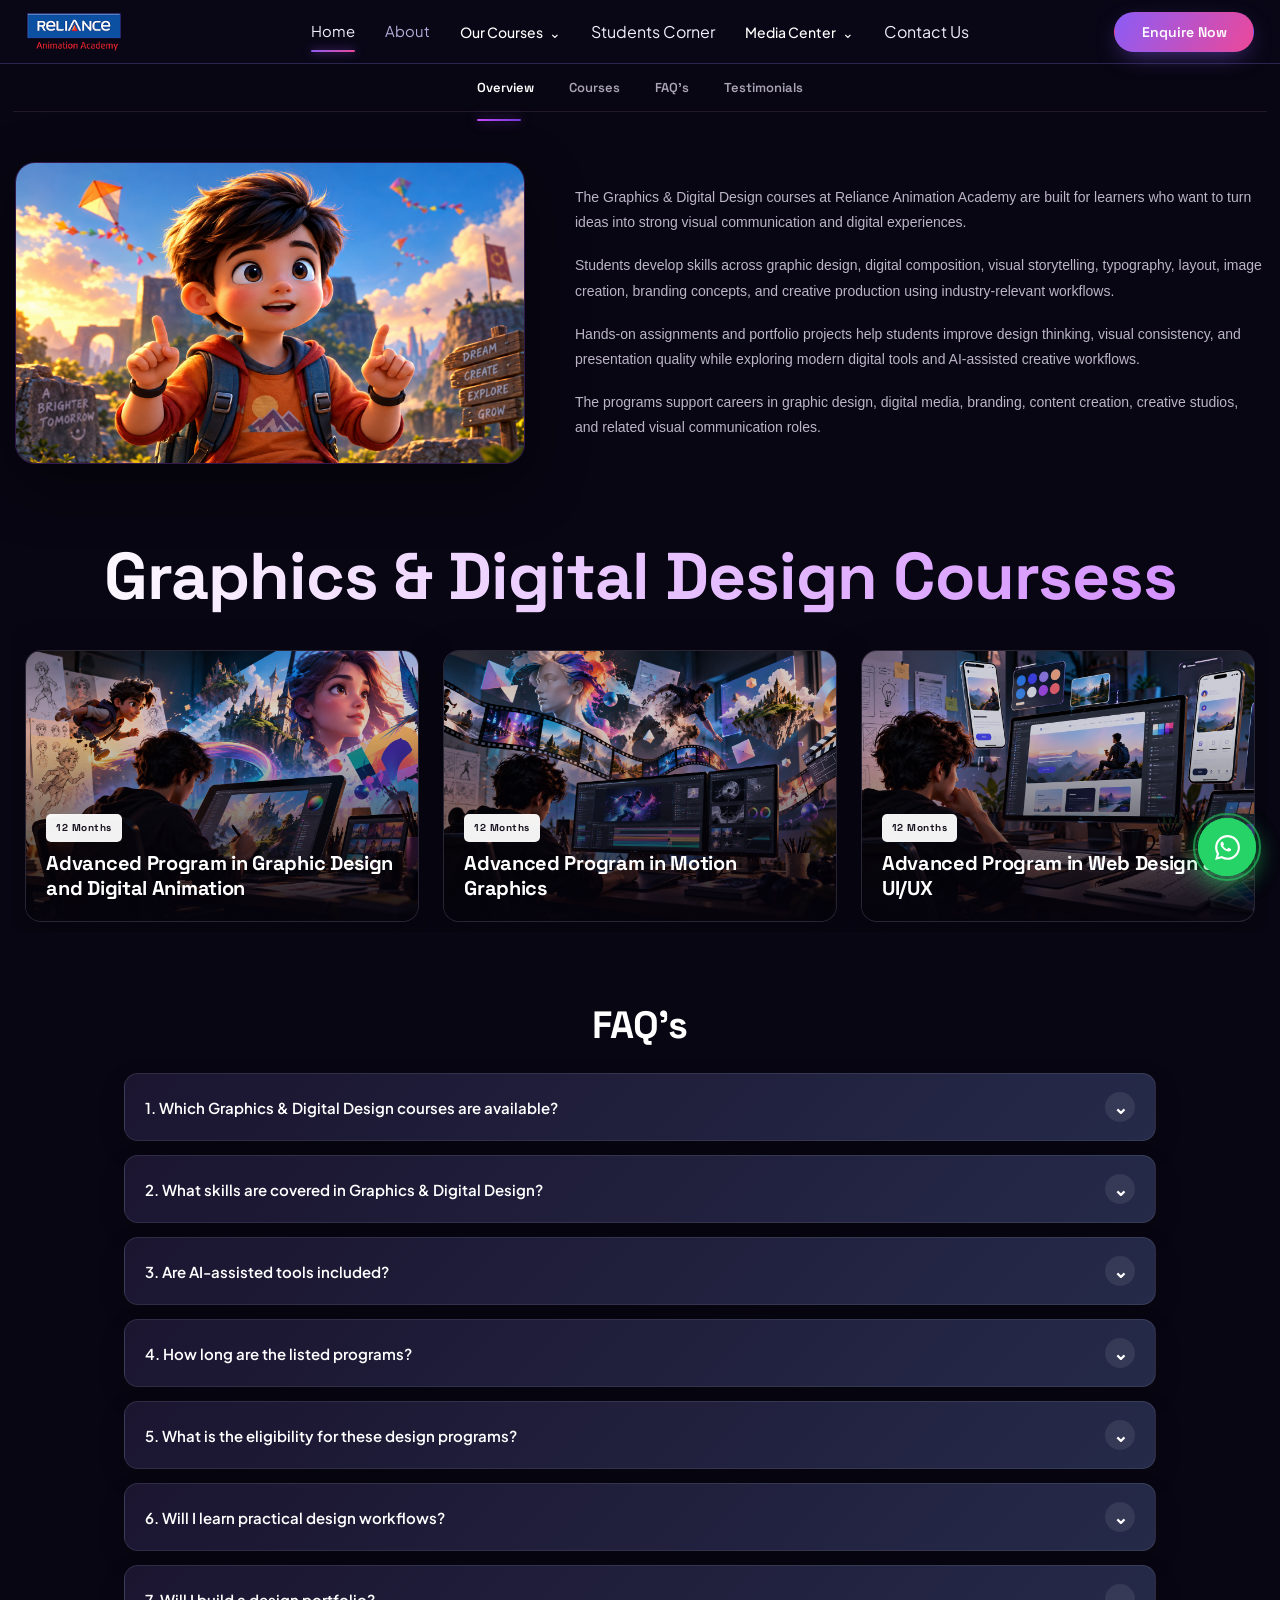
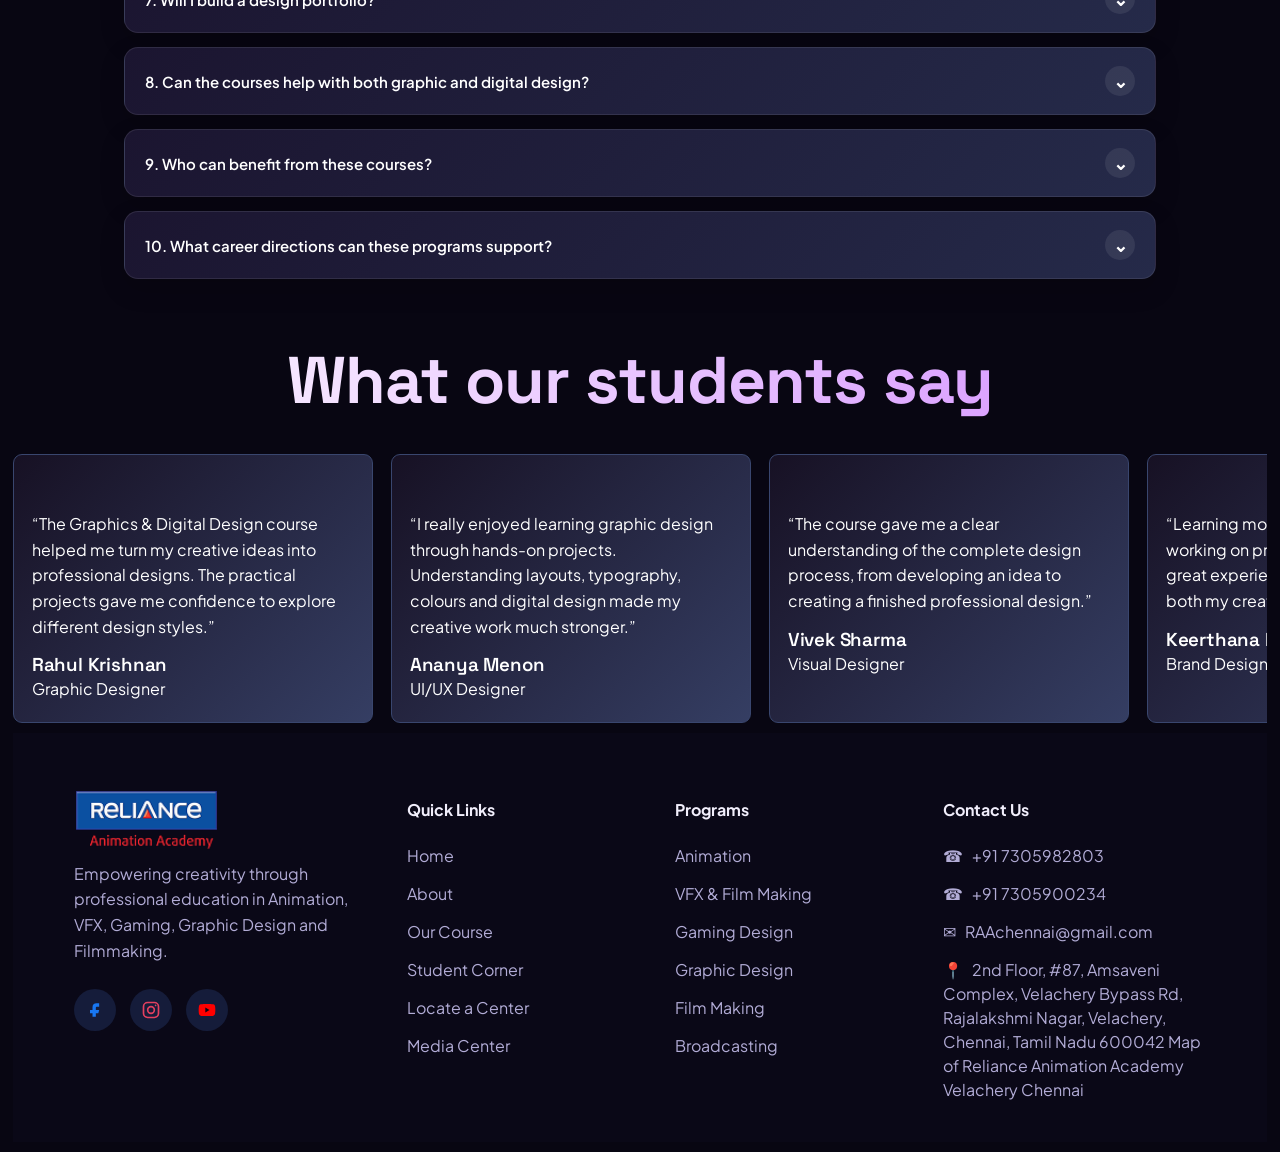
<file: graphicsCourse.html>
<!DOCTYPE html>

<html lang="en">
<head>
<meta charset="utf-8"/>
<meta content="width=device-width, initial-scale=1" name="viewport"/>
<title>relianceacademyindia</title>
<link href="public/favicon.ico" rel="shortcut icon"/>
<link href="https://fonts.googleapis.com" rel="preconnect"/>
<link crossorigin="" href="https://fonts.gstatic.com" rel="preconnect"/>
<link href="https://fonts.googleapis.com/css2?family=Space+Grotesk:wght@400;500;600;700&amp;family=Plus+Jakarta+Sans:wght@400;500;600;700&amp;display=swap" rel="stylesheet"/>
<link href="style.css" rel="stylesheet"/>
<link href="coursesOne.css" rel="stylesheet"/>
</head>
<body class="graphics-page">
<header class="site-header" id="siteHeader">

  <div class="header-inner container">

    <!-- ================= LOGO ================= -->

    <a href="#top" class="brand">
      <img
        src="public/logo.png"
        alt="Reliance Animation Academy"
        class="brand-logo"
      >
    </a>


    <!-- ================= NAVIGATION ================= -->

    <nav class="main-nav" id="mainNav">

      <a href="index.html" class="nav-link active">Home</a>

      <a href="about.html" class="nav-link">About</a>


      <div class="nav-dropdown">

        <a href="#" class="dropdown-title">
          Our Courses
          <span>⌄</span>
        </a>

        <div class="dropdown-menu">

          <a href="animationCourse.html">
            <span>Animation & Gaming</span>
            <b></b>
          </a>

          <a href="vfxCourse.html">
            <span>Visual FX</span>
            <b></b>
          </a>

          <a href="graphicsCourse.html">
            <span>Graphics & Digital Design</span>
            <b></b>
          </a>

          <a href="filmMakingCourse.html">
            <span>Film Making</span>
            <b></b>
          </a>

          <a href="universityCourses.html">
            <span>University Courses</span>
            <b></b>
          </a>

          <a href="ShortTermCourses.html">
            <span>Short Term Courses</span>
            <b></b>
          </a>

        </div>

      </div>


      <a href="studentCorner.html">Students Corner</a>
      <div class="nav-dropdown">

        <a href="#" class="dropdown-title">
          Media Center
          <span>⌄</span>
        </a>

        <div class="dropdown-menu">

          <a href="news.html">
            <span>News</span>
            <b></b>
          </a>

          

          <a href="events.html">
            <span>Events</span>
            <b></b>
          </a>
          

        </div>
        

      </div>
      <a href="courseCenter.html">Contact Us</a>

    </nav>


    <!-- ================= RIGHT BUTTONS ================= -->

    <div class="header-actions">

      <!-- ENQUIRE NOW -->

      <a href="index.html#contact" class="btn btn-primary">
        Enquire Now
      </a>


      <!-- CONTACT US -->

      


      <!-- MOBILE MENU -->

      <button
        class="nav-toggle"
        id="navToggle"
        aria-label="Toggle menu"
        aria-expanded="false"
      >

        <span></span>
        <span></span>
        <span></span>

      </button>

    </div>

  </div>

</header>
<section class="courses-section">
<!-- TOP TABS -->
<div class="course-tabs">
<a class="active" href="#">Overview</a>
<a href="#">Courses</a>
<a href="#">FAQ's</a>
<a href="#">Testimonials</a>
</div>
<!-- OVERVIEW -->
<div class="course-overview">
<!-- LEFT IMAGE -->
<div class="overview-image">
<img alt="Graphics &amp; Digital Design Courses" src="public/character_art.png"/>
</div>
<!-- RIGHT CONTENT -->
<div class="overview-content">
<p>The Graphics &amp; Digital Design courses at Reliance Animation Academy are built for learners who want to turn ideas into strong visual communication and digital experiences.</p>
<p>Students develop skills across graphic design, digital composition, visual storytelling, typography, layout, image creation, branding concepts, and creative production using industry-relevant workflows.</p>
<p>Hands-on assignments and portfolio projects help students improve design thinking, visual consistency, and presentation quality while exploring modern digital tools and AI-assisted creative workflows.</p>
<p>The programs support careers in graphic design, digital media, branding, content creation, creative studios, and related visual communication roles.</p>
</div>
</div>
<!-- COURSE TITLE -->

<!-- COURSE CARDS -->
<section class="courses-section" id="courses">

    <h1 class="course-title">
        Graphics &amp; Digital Design Coursess
    </h1>


    <!-- =================================================
         COURSE CARDS
    ================================================== -->

    <div class="course-cards">


        <!-- =================================================
             CARD 1 - MASTER ANIMATION
        ================================================== -->

        <div class="course-card">

            <img
                src="public/GraphicDesign.webp"
                alt="Master Program in Animation - AI Integrated"
            />


            <div class="course-card-content">

                <span class="duration">
                    12 Months
                </span>

                <h2>
                    Advanced Program in Graphic Design and Digital Animation
                </h2>

            </div>


            <!-- Hover Content -->

            <div class="course-hover">

                <p>
                    <b>Duration:</b>
                    12 Months
                </p>

                <p>
                    <b>Eligibility:</b>
                    10th Pass or Equivalent
                </p>

                <p>
                    <b>Program Focus:</b>
                    Practical, project-based learning with portfolio development.
                </p>


                <button
                    type="button"
                    class="view-course-btn"
                    onclick="openCourseModal('master-animation')"
                >
                    VIEW COURSE →
                </button>

            </div>

        </div>



        <!-- =================================================
             CARD 2 - 2D ANIMATION
        ================================================== -->

        <div class="course-card">

            <img
                src="public/motionGraphics.webp"
                alt="Advanced Program in 2D Animation - AI Integrated"
            />


            <div class="course-card-content">

                <span class="duration">
                    12 Months
                </span>

                <h2>
                    Advanced Program in Motion Graphics
                </h2>

            </div>


            <!-- Hover Content -->

            <div class="course-hover">

                <p>
                    <b>Duration:</b>
                    12 Months
                </p>

                <p>
                    <b>Eligibility:</b>
                    10th Pass or Equivalent
                </p>

                <p>
                    <b>Program Focus:</b>
                    Practical, project-based learning with portfolio development.
                </p>


                <button
                    type="button"
                    class="view-course-btn"
                    onclick="openCourseModal('2d-animation')"
                >
                    VIEW COURSE →
                </button>

            </div>

        </div>



        <!-- =================================================
             CARD 3 - 3D ANIMATION
        ================================================== -->

        <div class="course-card">

            <img
                src="public/WebDesign.webp"
                alt="Advanced Program in 3D Animation - AI Integrated"
            />


            <div class="course-card-content">

                <span class="duration">
                    12 Months
                </span>

                <h2>
                    Advanced Program in Web Design & UI/UX
                </h2>

            </div>


            <!-- Hover Content -->

            <div class="course-hover">

                <p>
                    <b>Duration:</b>
                    12 Months
                </p>

                <p>
                    <b>Eligibility:</b>
                    10th Pass or Equivalent
                </p>

                <p>
                    <b>Program Focus:</b>
                    Practical, project-based learning with portfolio development.
                </p>


                <button
                    type="button"
                    class="view-course-btn"
                    onclick="openCourseModal('3d-animation')"
                >
                    VIEW COURSE →
                </button>

            </div>

        </div>



        <!-- =================================================
             CARD 4 - GAME DESIGN
        ================================================== -->

        

    </div>

</section>



<!-- =====================================================
     COURSE DETAILS POPUP
===================================================== -->

<div
    class="course-modal"
    id="courseModal"
    aria-hidden="true"
>


    <!-- =================================================
         MODAL OVERLAY
    ================================================== -->

    <div
        class="course-modal-overlay"
        onclick="closeCourseModal()"
    ></div>



    <!-- =================================================
         MODAL BOX
    ================================================== -->

    <div
        class="course-modal-box"
        role="dialog"
        aria-modal="true"
        aria-labelledby="modalCourseTitle"
    >


        <!-- =================================================
             CLOSE BUTTON
        ================================================== -->

        <button
            type="button"
            class="course-modal-close"
            onclick="closeCourseModal()"
            aria-label="Close course details"
        >
            ×
        </button>



        <!-- =================================================
             MODAL HEADER
        ================================================== -->

        <div class="course-modal-header">

            <span class="course-modal-label">
                COURSE DETAILS
            </span>


            <h2 id="modalCourseTitle">
                Animation Course
            </h2>


            <p id="modalCourseSubtitle">
                AI Integrated Professional Program
            </p>

        </div>



        <!-- =================================================
             BASIC COURSE DETAILS
        ================================================== -->

        <div class="course-details-grid">


            <!-- Duration -->

            <div class="course-detail-card">

                <span>
                    Duration
                </span>

                <strong id="modalDuration">
                    30 Months
                </strong>

            </div>



            <!-- Eligibility -->

            <div class="course-detail-card">

                <span>
                    Eligibility
                </span>

                <strong id="modalEligibility">
                    10th Pass or Equivalent
                </strong>

            </div>



            <!-- Learning -->

            <div class="course-detail-card">

                <span>
                    Learning
                </span>

                <strong>
                    Practical &amp; Project Based
                </strong>

            </div>



            <!-- Program -->

            <div class="course-detail-card">

                <span>
                    Program
                </span>

                <strong>
                    AI Integrated
                </strong>

            </div>

        </div>



        <!-- =================================================
             AFFILIATION / RECOGNITION
        ================================================== -->

        <div class="course-affiliation">

            <strong>
                Affiliation/Recognition:
            </strong>

            <span id="modalAffiliation">
                This is an autonomous program from Reliance Animation Academy,
                offering practical knowledge and skills.
            </span>

        </div>



        <!-- =================================================
             COURSE OVERVIEW
        ================================================== -->

        <div class="course-modal-section">

            <h3>
                Course Overview
            </h3>


            <p id="modalOverview">
                Course overview will appear here.
            </p>

        </div>



        <!-- =================================================
             COURSE CONTENT
        ================================================== -->

        <div class="course-modal-section">

            <h3>
                Course Content
            </h3>


            <div
                class="course-accordion"
                id="modalCourseContent"
            >

                <!--
                    JavaScript will automatically
                    add semester names here.
                -->

            </div>

        </div>



        <!-- =================================================
             CAREER OPPORTUNITIES
        ================================================== -->

        <div class="course-modal-section">

            <h3>
                Career Opportunities
            </h3>


            <p class="career-intro">

                After completing this program, students can explore
                diverse and high-growth roles across Animation,
                Gaming, Film, and Digital Content industries:

            </p>


            <ul
                class="career-list"
                id="modalCareers"
            >

                <!-- JavaScript will add careers -->

            </ul>

        </div>



        <!-- =================================================
             MODAL FOOTER
        ================================================== -->

        <div class="course-modal-footer">


            <div>

                <small>
                    READY TO START?
                </small>


                <strong>
                    Build your creative career.
                </strong>

            </div>


            <a
    href="index.html#contact"
    class="course-enquire-btn"
>
    ENQUIRE NOW →
</a>

        </div>

    </div>

</div>
<section class="faq-section">
<h1>FAQ's</h1>
<!-- FAQ 1 -->
<details>
<summary>
<span>1. Which Graphics & Digital Design courses are available?</span>
<b>⌄</b>
</summary>
<div class="faq-answer">
<p>The current programs include the Master Program in Graphic & Digital Design, Advanced Program in Graphic Design, and Advanced Program in Digital Design.</p>
</div>
</details>
<!-- FAQ 2 -->
<details>
<summary>
<span>2. What skills are covered in Graphics & Digital Design?</span>
<b>⌄</b>
</summary>
<div class="faq-answer">
<p>The program content focuses on graphic and digital design skills, practical creative production, visual communication, and portfolio-oriented work.</p>
</div>
</details>
<!-- FAQ 3 -->
<details>
<summary>
<span>3. Are AI-assisted tools included?</span>
<b>⌄</b>
</summary>
<div class="faq-answer">
<p>Yes. The programs introduce AI-assisted workflows along with modern creative software to support design development and production.</p>
</div>
</details>
<!-- FAQ 4 -->
<details>
<summary>
<span>4. How long are the listed programs?</span>
<b>⌄</b>
</summary>
<div class="faq-answer">
<p>The Master Program is listed for 30 months, while the Advanced Graphic Design and Advanced Digital Design programs are listed for 12 months each.</p>
</div>
</details>
<!-- FAQ 5 -->
<details>
<summary>
<span>5. What is the eligibility for these design programs?</span>
<b>⌄</b>
</summary>
<div class="faq-answer">
<p>The course listings state eligibility as any 10th pass or equivalent.</p>
</div>
</details>
<!-- FAQ 6 -->
<details>
<summary>
<span>6. Will I learn practical design workflows?</span>
<b>⌄</b>
</summary>
<div class="faq-answer">
<p>Yes. The learning approach combines guided creative practice with projects so students can apply design concepts to production work.</p>
</div>
</details>
<!-- FAQ 7 -->
<details>
<summary>
<span>7. Will I build a design portfolio?</span>
<b>⌄</b>
</summary>
<div class="faq-answer">
<p>Yes. Portfolio development is part of the practical learning approach described for the programs.</p>
</div>
</details>
<!-- FAQ 8 -->
<details>
<summary>
<span>8. Can the courses help with both graphic and digital design?</span>
<b>⌄</b>
</summary>
<div class="faq-answer">
<p>Yes. The course set includes separate paths for Graphic Design and Digital Design, as well as a broader Master Program in Graphic & Digital Design.</p>
</div>
</details>
<!-- FAQ 9 -->
<details>
<summary>
<span>9. Who can benefit from these courses?</span>
<b>⌄</b>
</summary>
<div class="faq-answer">
<p>They are suited to learners who want structured training in creative design, digital production, and portfolio development.</p>
</div>
</details>
<!-- FAQ 10 -->
<details>
<summary>
<span>10. What career directions can these programs support?</span>
<b>⌄</b>
</summary>
<div class="faq-answer">
<p>The programs are intended to build practical design skills for creative and digital media work, supported by project and portfolio development.</p>
</div>
</details>
</section>
<section class="student-feedback">
<div class="feedback-heading">
<h1 class="course-title">What our students say</h1>
</div>
<div class="feedback-cards">
<!-- Card 1 -->
<div class="feedback-card">
<p class="feedback-text">
              “The Graphics & Digital Design course helped me turn my creative ideas into professional designs. The practical projects gave me confidence to explore different design styles.”
            </p>
<h3>Rahul Krishnan</h3>
<span>Graphic Designer</span>
</div>
<!-- Card 2 -->
<div class="feedback-card">
<p class="feedback-text">
               “I really enjoyed learning graphic design through hands-on projects. Understanding layouts, typography, colours and digital design made my creative work much stronger.”
            </p>
<h3>Ananya Menon</h3>
<span>UI/UX Designer</span>
</div>
<!-- Card 3 -->
<div class="feedback-card">
<p class="feedback-text">
                “The course gave me a clear understanding of the complete design process, from developing an idea to creating a finished professional design.”
            </p>
<h3>Vivek Sharma</h3>
<span>Visual Designer</span>
</div>
<div class="feedback-card">
<p class="feedback-text">
               “Learning modern design tools and working on practical assignments was a great experience. It helped me improve both my creativity and technical skills.”
            </p>
<h3>Keerthana Raj</h3>
<span>Brand Designer</span>
</div>
<div class="feedback-card">
<p class="feedback-text">
               “I joined the program with a basic interest in design, but the practical learning helped me develop a much better understanding of professional graphic design.”
            </p>
<h3>Arjun Nair</h3>
<span>Digital Designer</span>
</div>
<div class="feedback-card">
<p class="feedback-text">
                “The combination of creative thinking and digital design skills made the course very interesting. Building different projects also helped me create a stronger portfolio.”
            </p>
<h3>Pooja Verma</h3>
<span>Creative Designer</span>
</div>
<div class="feedback-card">
<p class="feedback-text">
              “The course helped me explore branding, digital graphics and visual communication in a practical way. I became much more confident in creating professional designs.”
            </p>
<h3>Siddharth Kumar</h3>
<span>Motion Graphics Designer</span>
</div>
<div class="feedback-card">
<p class="feedback-text">
              “This program gave me the skills and confidence to approach design projects creatively. The project-based learning was especially useful for understanding real-world design workflows.”
            </p>
<h3>Megha Suresh</h3>
<span>Digital Content Designer</span>
</div>
</div>
</section>

<!-- ============ FOOTER ============ -->
<footer class="site-footer">
  <div class="container footer-grid">

    <!-- Brand -->
    <div class="footer-brand">

      <a href="#top" class="brand">
        <img
          src="public/logo.png"
          alt="Reliance Animation Academy"
          class="footer-logo"
        >
      </a>

      <p>
        Empowering creativity through professional education
        in Animation, VFX, Gaming, Graphic Design and Filmmaking.
      </p>

      <!-- Social Media Icons -->
      <div class="footer-socials">

        <!-- Facebook -->
        <a
          href="facebook.com/relianceanimationsacademy"
          target="_blank"
          rel="noopener noreferrer"
          aria-label="Facebook"
          class="social-facebook"
        >
          <svg viewBox="0 0 24 24" aria-hidden="true">
            <path
              d="M14 8h3V4h-3c-3.3 0-5 1.7-5 5v3H6v4h3v4h4v-4h3l1-4h-4V9c0-.7.3-1 1-1z"
              fill="currentColor"
            />
          </svg>
        </a>

        <!-- Instagram -->
        <a
          href="https://www.instagram.com/reliance_animation_academy?igshid=MzRlODBiNWFlZA%3D%3D"
          target="_blank"
          rel="noopener noreferrer"
          aria-label="Instagram"
          class="social-instagram"
        >
          <svg viewBox="0 0 24 24" aria-hidden="true">
            <rect
              x="3"
              y="3"
              width="18"
              height="18"
              rx="5"
              fill="none"
              stroke="currentColor"
              stroke-width="2"
            />
            <circle
              cx="12"
              cy="12"
              r="4"
              fill="none"
              stroke="currentColor"
              stroke-width="2"
            />
            <circle
              cx="17.5"
              cy="6.5"
              r="1"
              fill="currentColor"
            />
          </svg>
        </a>

     
       <!-- YouTube -->
        <a
          href="#"
          target="_blank"
          rel="noopener noreferrer"
          aria-label="YouTube"
          class="social-youtube"
        >
          <svg viewBox="0 0 24 24" aria-hidden="true">
            <path
              d="M21.6 7.2a2.8 2.8 0 0 0-2-2C17.8 4.7 12 4.7 12 4.7s-5.8 0-7.6.5a2.8 2.8 0 0 0-2 2C2 9 2 12 2 12s0 3 .4 4.8a2.8 2.8 0 0 0 2 2c1.8.5 7.6.5 7.6.5s5.8 0 7.6-.5a2.8 2.8 0 0 0 2-2C22 15 22 12 22 12s0-3-.4-4.8z"
              fill="currentColor"
            />
            <path
              d="M10 9l5 3-5 3V9z"
              fill="var(--bg)"
            />
          </svg>
        </a>

        <!-- LinkedIn -->
        

        
       

      </div>
    </div>


    <!-- Quick Links -->
    <div class="footer-column">

      <h4>Quick Links</h4>

      <a href="index.html">Home</a>
      <a href="about.html">About</a>
      <a href="#">Our Course</a>
      <a href="studentCorner.html">Student Corner</a>
      <a href="courseCenter.html">Locate a Center</a>
      <a href="#contact">Media Center</a>

    </div>


    <!-- Programs -->
    <div class="footer-column">

      <h4>Programs</h4>

      <a href="animationCourse.html">Animation</a>
      <a href="vfxCourse.html">VFX &amp; Film Making</a>
      <a href="animationCourse.html">Gaming Design</a>
      <a href="graphicsCourse.html">Graphic Design</a>
      <a href="filmMakingCourse.html">Film Making</a>
      <a href="filmMakingCourse.html">Broadcasting</a>

    </div>


    <!-- Contact -->
    <div class="footer-column footer-contact">

      <h4>Contact Us</h4>

       <p>
        ☎ &nbsp; +91 7305982803
      </p>
      <P>
        ☎ &nbsp; +91 7305900234
      </P>

      <p>
        ✉ &nbsp; RAAchennai@gmail.com
      </p>

      <p>
        📍 &nbsp; 2nd Floor, #87, Amsaveni Complex, Velachery Bypass Rd, Rajalakshmi Nagar, Velachery, Chennai, Tamil Nadu 600042
Map of Reliance Animation Academy Velachery Chennai
      </p>

    </div>

  </div>
</footer>


<button
  class="back-to-top"
  id="backToTop"
  aria-label="Back to top"
>
  &#8593;
</button>


<script src="script.js"></script>
<script src="hero-scroll.js"></script>

<!-- =========================
     FLOATING WHATSAPP BUTTON
========================= -->

<a
    href="https://wa.me/7305900234"
    class="floating-whatsapp"
    target="_blank"
    rel="noopener noreferrer"
    aria-label="Chat with us on WhatsApp"
>
    <svg
        viewBox="0 0 32 32"
        xmlns="http://www.w3.org/2000/svg"
    >
        <path
            fill="currentColor"
            d="M19.11 17.23c-.27-.14-1.59-.78-1.83-.87-.25-.09-.42-.14-.6.14-.18.27-.69.87-.84 1.05-.15.18-.31.2-.58.07-.27-.14-1.14-.42-2.17-1.34-.8-.71-1.34-1.59-1.5-1.86-.16-.27-.02-.42.12-.56.12-.12.27-.31.4-.47.14-.16.18-.27.27-.45.09-.18.05-.34-.02-.47-.07-.14-.6-1.45-.82-1.99-.22-.52-.44-.45-.6-.46h-.51c-.18 0-.47.07-.71.34-.25.27-.94.92-.94 2.24s.96 2.6 1.09 2.78c.14.18 1.89 2.88 4.58 4.04.64.28 1.14.45 1.53.58.64.2 1.22.17 1.68.1.51-.08 1.59-.65 1.82-1.28.22-.63.22-1.17.15-1.28-.06-.11-.24-.18-.51-.31z"
        />

        <path
            fill="currentColor"
            d="M16.02 3.2c-7.07 0-12.8 5.73-12.8 12.8 0 2.26.59 4.46 1.72 6.4L3.2 28.8l6.55-1.72a12.75 12.75 0 0 0 6.27 1.64h.01c7.07 0 12.8-5.73 12.8-12.8S23.09 3.2 16.02 3.2zm0 23.36h-.01a10.58 10.58 0 0 1-5.39-1.47l-.39-.23-3.89 1.02 1.04-3.79-.25-.39a10.59 10.59 0 1 1 8.89 4.86z"
        />
    </svg>
</a>
<button aria-label="Back to top" class="back-to-top" id="backToTop">
  ↑
</button>
<script src="script.js"></script>
<script src="hero-scroll.js"></script>
</section>
<!-- =========================
     FLOATING WHATSAPP BUTTON
========================= -->

<a
    href="https://wa.me/919XXXXXXXXX"
    class="floating-whatsapp"
    target="_blank"
    rel="noopener noreferrer"
    aria-label="Chat with us on WhatsApp"
>
    <svg
        viewBox="0 0 32 32"
        xmlns="http://www.w3.org/2000/svg"
    >
        <path
            fill="currentColor"
            d="M19.11 17.23c-.27-.14-1.59-.78-1.83-.87-.25-.09-.42-.14-.6.14-.18.27-.69.87-.84 1.05-.15.18-.31.2-.58.07-.27-.14-1.14-.42-2.17-1.34-.8-.71-1.34-1.59-1.5-1.86-.16-.27-.02-.42.12-.56.12-.12.27-.31.4-.47.14-.16.18-.27.27-.45.09-.18.05-.34-.02-.47-.07-.14-.6-1.45-.82-1.99-.22-.52-.44-.45-.6-.46h-.51c-.18 0-.47.07-.71.34-.25.27-.94.92-.94 2.24s.96 2.6 1.09 2.78c.14.18 1.89 2.88 4.58 4.04.64.28 1.14.45 1.53.58.64.2 1.22.17 1.68.1.51-.08 1.59-.65 1.82-1.28.22-.63.22-1.17.15-1.28-.06-.11-.24-.18-.51-.31z"
        />

        <path
            fill="currentColor"
            d="M16.02 3.2c-7.07 0-12.8 5.73-12.8 12.8 0 2.26.59 4.46 1.72 6.4L3.2 28.8l6.55-1.72a12.75 12.75 0 0 0 6.27 1.64h.01c7.07 0 12.8-5.73 12.8-12.8S23.09 3.2 16.02 3.2zm0 23.36h-.01a10.58 10.58 0 0 1-5.39-1.47l-.39-.23-3.89 1.02 1.04-3.79-.25-.39a10.59 10.59 0 1 1 8.89 4.86z"
        />
    </svg>
</a>
<script>

/* =====================================================
   COURSE DATA
===================================================== */

const courseData = {


    /* =================================================
       MASTER PROGRAM IN ANIMATION
    ================================================== */

    "master-animation": {

        title:
            "Advanced Program in Graphic Design and Digital Animation",

        subtitle:
            "Professional Animation Program",

        duration:
            "12 Months",

        eligibility:
            "10th Pass or Equivalent",

        affiliation:
            "This is an autonomous program from Reliance Animation Academy, offering practical knowledge and skills.",

        overview:
            "Design impactful visuals and digital experiences that shape brands, media, and the online world.",


        /* ONLY SEMESTER NAMES */

        semesters: [

            "Semester 1 : Pre Visualization & Graphic Suite",

            "Semester 2 : Pre-Production and Story Boarding Suitet",

            "Semester 3 : 2D Digital Animation and Editing Suite"

          

        ],


        /* CAREER OPPORTUNITIES */

        careers: [

            "● Graphic Designer",

            "● Motion Graphics Designer",

            "● Digital Illustrator",

            "● Visual Designer",

            "● UI Designer (Entry-Level)",

            "● Social Media Creative Designer",

            "● Branding & Identity Designer",

            "● Multimedia Designer",

            "● Content Creator",

            "● Digital Marketing Creative Specialist"

        ]

    },



    /* =================================================
       2D ANIMATION
    ================================================== */

    "2d-animation": {

        title:
            "Advanced Program in Motion Graphics",

        subtitle:
            "Advanced Graphics Program",

        duration:
            "12 Months",

        eligibility:
            "10th Pass or Equivalent",

        affiliation:
            "This is an autonomous program from Reliance Animation Academy, offering practical knowledge and skills.",

        overview:
            "Design impactful visuals and digital experiences that shape brands, media, and the online world.",


        semesters: [

            "Semester 1 : Graphic Design Suite",

            "Semester 2 : Effects And Audio Video Editing Suite",
            "Semester 3 : 2D & 3D Motion Graphics Suite"


        ],


        careers: [

            "● Motion Graphics Designer",

            "● Video Editor",

            "● Multimedia Designer",

            "● Content Creator (YouTube / Social Media)",

            "● Digital Advertising Designer",

            "● Broadcast Graphics Designer",
            "● UI Motion Designer",
            "● Brand Video Specialist"

        ]

    },



    /* =================================================
       3D ANIMATION
    ================================================== */

    "3d-animation": {

        title:
            "Advanced Program in Web Design & UI/UX",

        subtitle:
            "Advanced Web Design & UI/UX Program",

        duration:
            "12 Months",

        eligibility:
            "10th Pass or Equivalent",

        affiliation:
            "This is an autonomous program from Reliance Animation Academy, offering practical knowledge and skills.",

        overview:
            "Design impactful visuals and digital experiences that shape brands, media, and the online world.",


        semesters: [

            "Semester 1 : Design Essentials",

            "Semester 2 : UI/UX",

            "Semester 3 : Web Design & SEO",

            

        ],


        careers: [

            "● UI Designer",

            "● UX Designer",

            "● Web Designer",

            "● Product Designer (Entry-Level)",

            "● Interaction Designer",

            "● Front-End Designer",

            "● UX Research Assistant",
            "● Mobile App Designer"

        ]

    },



    /* =================================================
       GAME DESIGN & DEVELOPMENT
    ================================================== */

    "game-design": {

        title:
            "Master Program in Game Design & Development - AI Integrated",

        subtitle:
            "Professional Game Design & Development Program",

        duration:
            "24 Months",

        eligibility:
            "10th Pass or Equivalent",

        affiliation:
            "This is an autonomous program from Reliance Animation Academy, offering practical knowledge and skills.",

        overview:
            "A practical game design and development program that combines creativity, game mechanics, visual design and real-time production workflows to help students build production-ready game projects.",


        semesters: [

            "Semester 1 : Pre Visualization & 3D Assets",

            "Semester 2 : 3D Character Development Assets",

            "Semester 3 : Gaming & AR/VR Suite",

            "Semester 4 : Game Development Suite"

        ],


        careers: [

            "● Game Designer",

            "● Game Artist",

            "● Level Designer",

            "● 3D Game Artist",

            "● Game Developer",

            "● Environment Artist",

            "● Game Animator"

        ]

    }

};



/* =====================================================
   OPEN COURSE MODAL
===================================================== */

function openCourseModal(courseId) {


    /* Get selected course */

    const course =
        courseData[courseId];


    /* Safety check */

    if (!course) {

        console.error(
            "Course not found:",
            courseId
        );

        return;
    }



    /* =================================================
       COURSE TITLE
    ================================================== */

    const titleElement =
        document.getElementById(
            "modalCourseTitle"
        );

    titleElement.textContent =
        course.title;



    /* =================================================
       COURSE SUBTITLE
    ================================================== */

    const subtitleElement =
        document.getElementById(
            "modalCourseSubtitle"
        );

    subtitleElement.textContent =
        course.subtitle;



    /* =================================================
       DURATION
    ================================================== */

    document.getElementById(
        "modalDuration"
    ).textContent =
        course.duration;



    /* =================================================
       ELIGIBILITY
    ================================================== */

    document.getElementById(
        "modalEligibility"
    ).textContent =
        course.eligibility;



    /* =================================================
       AFFILIATION
    ================================================== */

    const affiliationElement =
        document.getElementById(
            "modalAffiliation"
        );

    if (affiliationElement) {

        affiliationElement.textContent =
            course.affiliation;

    }



    /* =================================================
       COURSE OVERVIEW
    ================================================== */

    const overviewElement =
        document.getElementById(
            "modalOverview"
        );

    if (overviewElement) {

        overviewElement.textContent =
            course.overview;

    }



    /* =================================================
       COURSE CONTENT
       
       IMPORTANT:
       Only semester names are displayed.
       No inner syllabus details.
    ================================================== */

    const contentContainer =
        document.getElementById(
            "modalCourseContent"
        );


    contentContainer.innerHTML = "";


    course.semesters.forEach(
        function(semester) {


            /* Create semester item */

            const semesterItem =
                document.createElement(
                    "div"
                );


            semesterItem.className =
                "course-accordion-item";


            /* Semester HTML */

            semesterItem.innerHTML = `

                <span class="semester-arrow">
                    ▶
                </span>

                <span class="semester-title">
                    ${semester}
                </span>

            `;


            /* Add to container */

            contentContainer.appendChild(
                semesterItem
            );

        }
    );



    /* =================================================
       CAREER OPPORTUNITIES
       
       JavaScript creates the list.
    ================================================== */

    const careersContainer =
        document.getElementById(
            "modalCareers"
        );


    careersContainer.innerHTML = "";


    course.careers.forEach(
        function(career) {


            const careerItem =
                document.createElement(
                    "li"
                );


            careerItem.textContent =
                career;


            careersContainer.appendChild(
                careerItem
            );

        }
    );



    /* =================================================
       SHOW MODAL
    ================================================== */

    const modal =
        document.getElementById(
            "courseModal"
        );


    modal.classList.add(
        "active"
    );


    modal.setAttribute(
        "aria-hidden",
        "false"
    );



    /* =================================================
       STOP BACKGROUND SCROLL
    ================================================== */

    document.body.style.overflow =
        "hidden";

}



/* =====================================================
   CLOSE COURSE MODAL
===================================================== */

function closeCourseModal() {


    const modal =
        document.getElementById(
            "courseModal"
        );


    /* Remove active */

    modal.classList.remove(
        "active"
    );


    /* Accessibility */

    modal.setAttribute(
        "aria-hidden",
        "true"
    );


    /* Enable page scroll */

    document.body.style.overflow =
        "";

}



/* =====================================================
   ESC KEY → CLOSE MODAL
===================================================== */

document.addEventListener(
    "keydown",
    function(event) {


        if (
            event.key === "Escape"
        ) {

            closeCourseModal();

        }

    }
);


/* =====================================================
   PREVENT BODY SCROLL WHEN MODAL IS OPEN
===================================================== */

window.addEventListener(
    "beforeunload",
    function() {

        document.body.style.overflow =
            "";

    }
);

</script>
<script src="hero-scroll.js"></script>
</body>
</html>
</file>
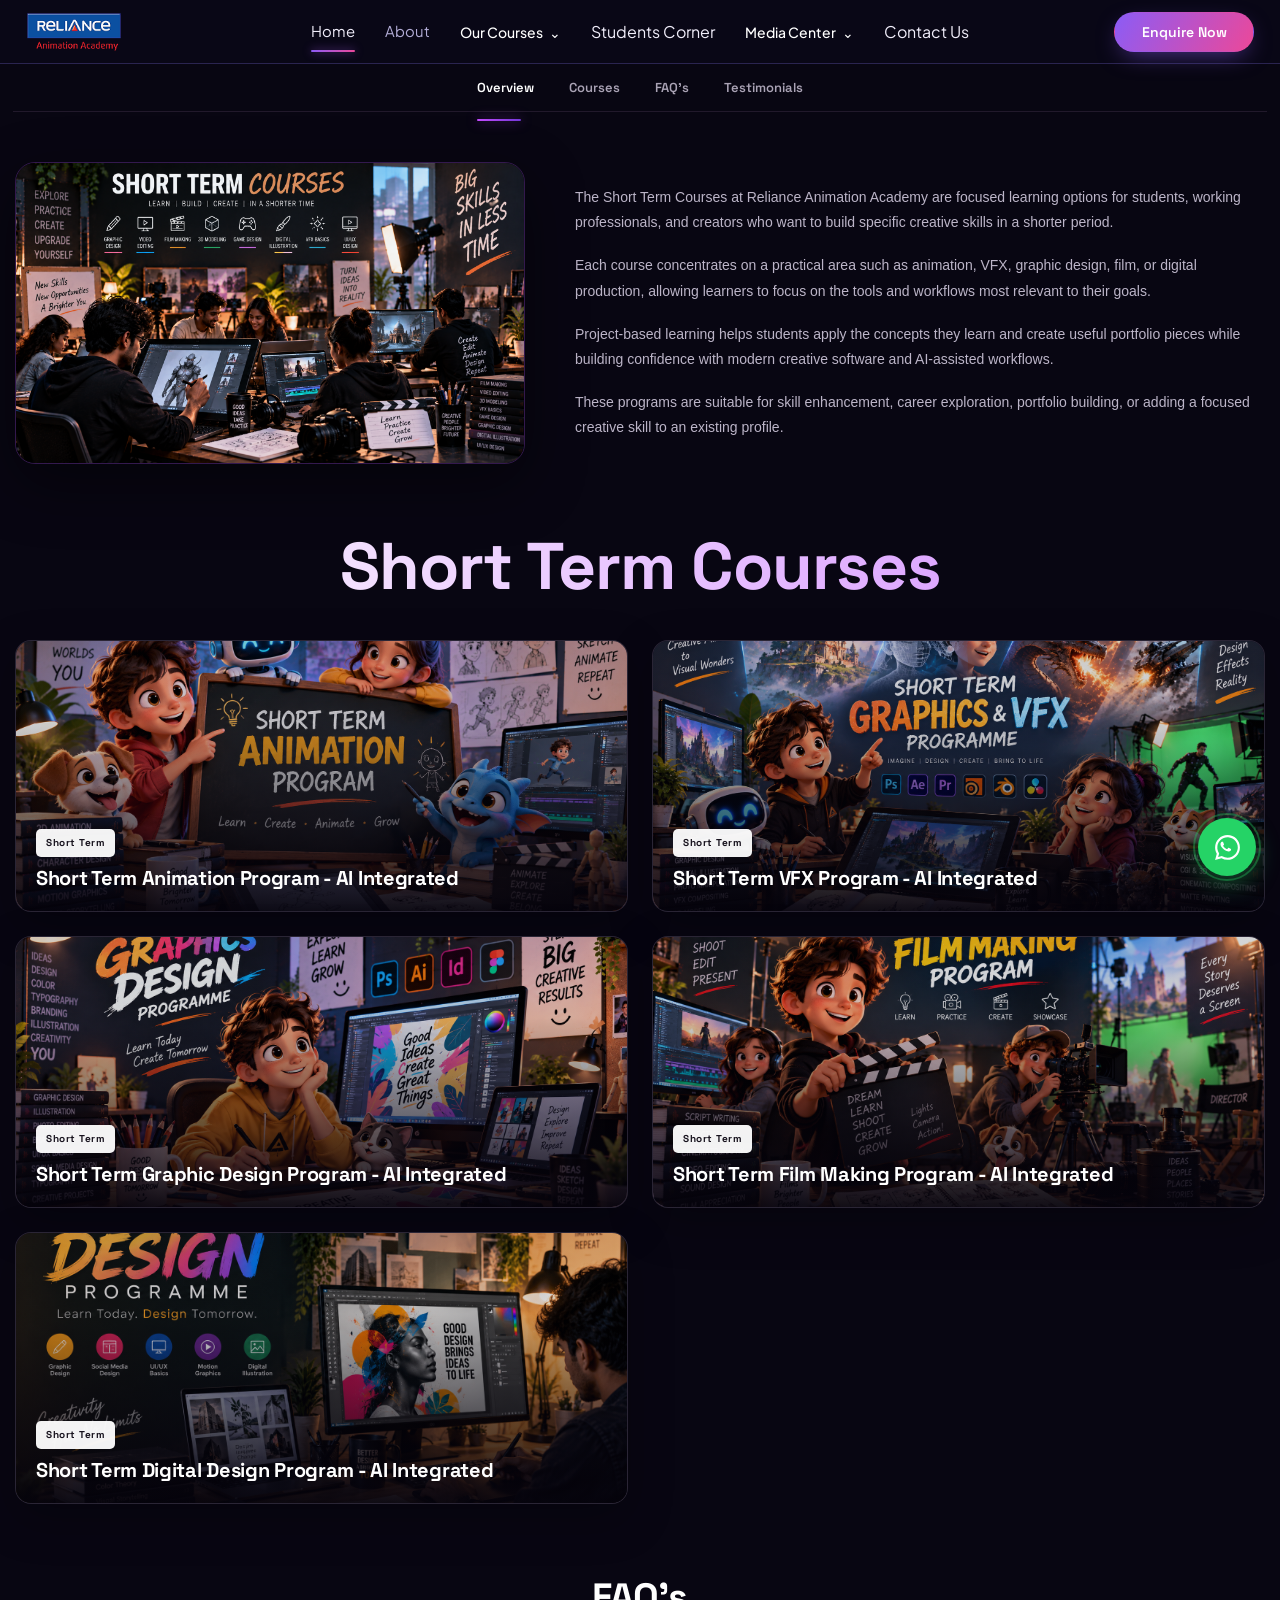
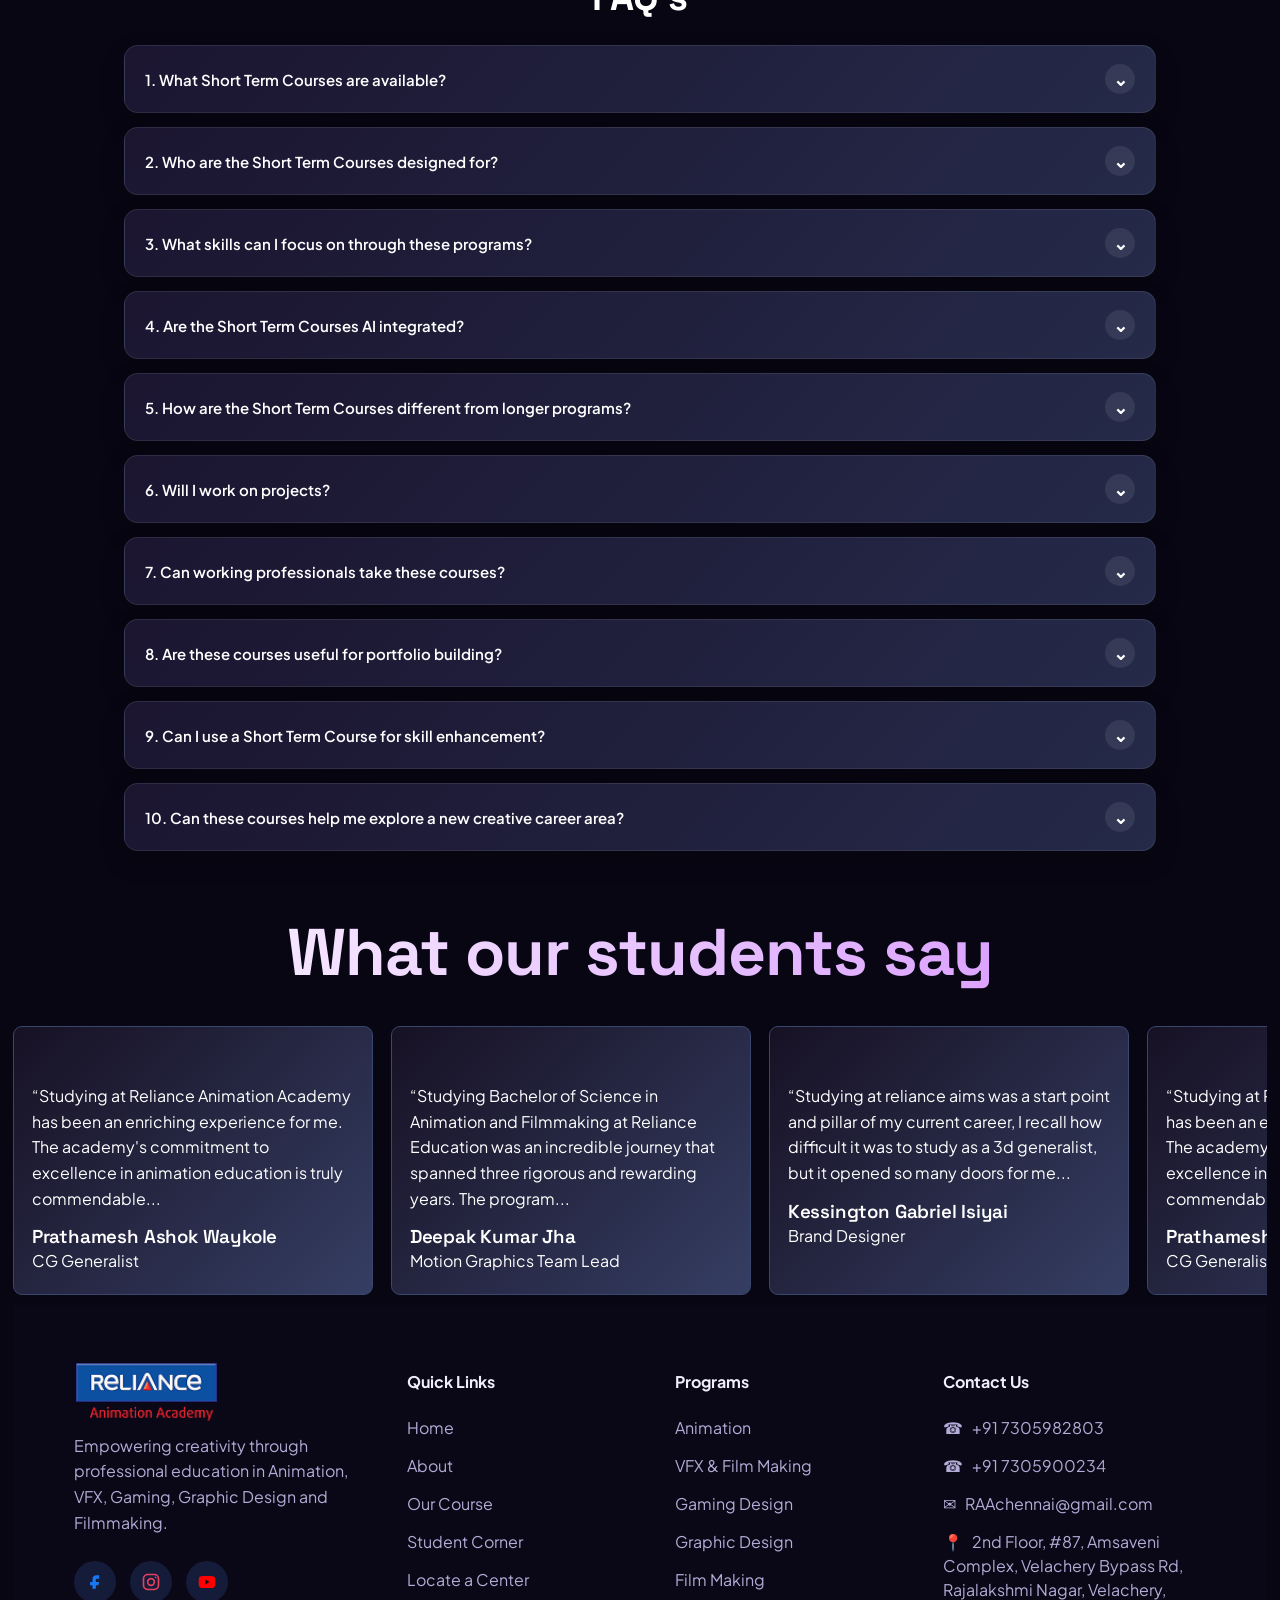
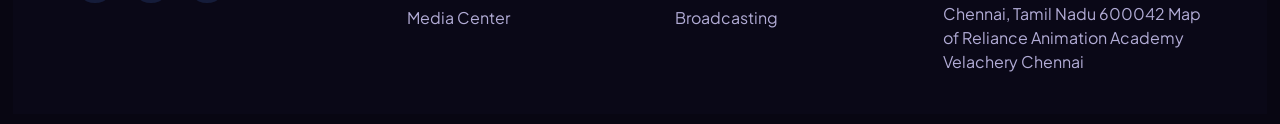
<file: ShortTermCourses.html>
<!DOCTYPE html>

<html lang="en">
<head>
<meta charset="utf-8"/>
<meta content="width=device-width, initial-scale=1" name="viewport"/>
<title>relianceacademyindia</title>
<link href="public/favicon.ico" rel="shortcut icon"/>
<link href="https://fonts.googleapis.com" rel="preconnect"/>
<link crossorigin="" href="https://fonts.gstatic.com" rel="preconnect"/>
<link href="https://fonts.googleapis.com/css2?family=Space+Grotesk:wght@400;500;600;700&amp;family=Plus+Jakarta+Sans:wght@400;500;600;700&amp;display=swap" rel="stylesheet"/>
<link href="style.css" rel="stylesheet"/>
<link href="coursesOne.css" rel="stylesheet"/>
</head>
<body>
<header class="site-header" id="siteHeader">

  <div class="header-inner container">

    <!-- ================= LOGO ================= -->

    <a href="#top" class="brand">
      <img
        src="public/logo.png"
        alt="Reliance Animation Academy"
        class="brand-logo"
      >
    </a>


    <!-- ================= NAVIGATION ================= -->

    <nav class="main-nav" id="mainNav">

      <a href="index.html" class="nav-link active">Home</a>

      <a href="about.html" class="nav-link">About</a>


      <div class="nav-dropdown">

        <a href="#" class="dropdown-title">
          Our Courses
          <span>⌄</span>
        </a>

        <div class="dropdown-menu">

          <a href="animationCourse.html">
            <span>Animation & Gaming</span>
            <b></b>
          </a>

          <a href="vfxCourse.html">
            <span>Visual FX</span>
            <b></b>
          </a>

          <a href="graphicsCourse.html">
            <span>Graphics & Digital Design</span>
            <b></b>
          </a>

          <a href="filmMakingCourse.html">
            <span>Film Making</span>
            <b></b>
          </a>

          <a href="universityCourses.html">
            <span>University Courses</span>
            <b></b>
          </a>

          <a href="ShortTermCourses.html">
            <span>Short Term Courses</span>
            <b></b>
          </a>

        </div>

      </div>


      <a href="studentCorner.html">Students Corner</a>
      <div class="nav-dropdown">

        <a href="#" class="dropdown-title">
          Media Center
          <span>⌄</span>
        </a>

        <div class="dropdown-menu">

          <a href="news.html">
            <span>News</span>
            <b></b>
          </a>

          

          <a href="events.html">
            <span>Events</span>
            <b></b>
          </a>
          

        </div>
        

      </div>
      <a href="courseCenter.html">Contact Us</a>

    </nav>


    <!-- ================= RIGHT BUTTONS ================= -->

    <div class="header-actions">

      <!-- ENQUIRE NOW -->

      <a href="index.html#contact" class="btn btn-primary">
        Enquire Now
      </a>


      <!-- CONTACT US -->

      


      <!-- MOBILE MENU -->

      <button
        class="nav-toggle"
        id="navToggle"
        aria-label="Toggle menu"
        aria-expanded="false"
      >

        <span></span>
        <span></span>
        <span></span>

      </button>

    </div>

  </div>

</header>
<section class="courses-section">
<!-- TOP TABS -->
<div class="course-tabs">
<a class="active" href="#">Overview</a>
<a href="#">Courses</a>
<a href="#">FAQ's</a>
<a href="#">Testimonials</a>
</div>
<!-- OVERVIEW -->
<div class="course-overview">
<!-- LEFT IMAGE -->
<div class="overview-image">
<img alt="Short Term Courses" src="public/creative.png"/>
</div>
<!-- RIGHT CONTENT -->
<div class="overview-content">
<p>The Short Term Courses at Reliance Animation Academy are focused learning options for students, working professionals, and creators who want to build specific creative skills in a shorter period.</p>
<p>Each course concentrates on a practical area such as animation, VFX, graphic design, film, or digital production, allowing learners to focus on the tools and workflows most relevant to their goals.</p>
<p>Project-based learning helps students apply the concepts they learn and create useful portfolio pieces while building confidence with modern creative software and AI-assisted workflows.</p>
<p>These programs are suitable for skill enhancement, career exploration, portfolio building, or adding a focused creative skill to an existing profile.</p>
</div>
</div>
<!-- COURSE TITLE -->
<h1 class="course-title">Short Term Courses</h1>
<!-- COURSE CARDS -->
<div class="course-cards">
<!-- CARD 1 -->
<div class="course-card">
<img alt="Short Term Animation Program - AI Integrated" src="public/krishnaAur.png"/>
<!-- Normal content -->
<div class="course-card-content">
<span class="duration">Short Term</span>
<h2>Short Term Animation Program - AI Integrated</h2>
</div>
<!-- Hover content -->
<div class="course-hover">
<p><b>Duration:</b> Short Term</p>
<p><b>Eligibility:</b> Any 10th Pass or Equivalent</p>
<p><b>Program Focus:</b> Practical, project-based learning with portfolio development.</p>
<a href="#">
                VIEW COURSE →
            </a>
</div>
</div>
<div class="course-card">
<img alt="Short Term VFX Program - AI Integrated" src="public/mech_design.png"/>
<!-- Normal content -->
<div class="course-card-content">
<span class="duration">Short Term</span>
<h2>Short Term VFX Program - AI Integrated</h2>
</div>
<!-- Hover content -->
<div class="course-hover">
<p><b>Duration:</b> Short Term</p>
<p><b>Eligibility:</b> Any 10th Pass or Equivalent</p>
<p><b>Program Focus:</b> Practical, project-based learning with portfolio development.</p>
<a href="#">
                VIEW COURSE →
            </a>
</div>
</div>
<div class="course-card">
<img alt="Short Term Graphic Design Program - AI Integrated" src="public/graphic.png"/>
<!-- Normal content -->
<div class="course-card-content">
<span class="duration">Short Term</span>
<h2>Short Term Graphic Design Program - AI Integrated</h2>
</div>
<!-- Hover content -->
<div class="course-hover">
<p><b>Duration:</b> Short Term</p>
<p><b>Eligibility:</b> Any 10th Pass or Equivalent</p>
<p><b>Program Focus:</b> Practical, project-based learning with portfolio development.</p>
<a href="#">
                VIEW COURSE →
            </a>
</div>
</div>
<div class="course-card">
<img alt="Short Term Film Making Program - AI Integrated" src="public/hero7.png"/>
<!-- Normal content -->
<div class="course-card-content">
<span class="duration">Short Term</span>
<h2>Short Term Film Making Program - AI Integrated</h2>
</div>
<!-- Hover content -->
<div class="course-hover">
<p><b>Duration:</b> Short Term</p>
<p><b>Eligibility:</b> Any 10th Pass or Equivalent</p>
<p><b>Program Focus:</b> Practical, project-based learning with portfolio development.</p>
<a href="#">
                VIEW COURSE →
            </a>
</div>
</div>
<!-- CARD 2 -->
<div class="course-card">
<img alt="Short Term Digital Design Program - AI Integrated" src="public/game_character.png"/>
<!-- Normal content -->
<div class="course-card-content">
<span class="duration">Short Term</span>
<h2>Short Term Digital Design Program - AI Integrated</h2>
</div>
<!-- Hover content -->
<div class="course-hover">
<p><b>Duration:</b> Short Term</p>
<p><b>Eligibility:</b> Any 10th Pass or Equivalent</p>
<p><b>Program Focus:</b> Practical, project-based learning with portfolio development.</p>
<a href="#">
                VIEW COURSE →
            </a>
</div>
</div>
</div>
<section class="faq-section">
<h1>FAQ's</h1>
<!-- FAQ 1 -->
<details>
<summary>
<span>1. What Short Term Courses are available?</span>
<b>⌄</b>
</summary>
<div class="faq-answer">
<p>The current options include Short Term Programs in Animation, VFX, Graphic Design, Film Making, and Digital Design, all described as AI-integrated.</p>
</div>
</details>
<!-- FAQ 2 -->
<details>
<summary>
<span>2. Who are the Short Term Courses designed for?</span>
<b>⌄</b>
</summary>
<div class="faq-answer">
<p>They are aimed at students, working professionals, and creators who want to build specific creative skills in a shorter period.</p>
</div>
</details>
<!-- FAQ 3 -->
<details>
<summary>
<span>3. What skills can I focus on through these programs?</span>
<b>⌄</b>
</summary>
<div class="faq-answer">
<p>You can focus on areas such as animation, VFX, graphic design, film making, or digital design depending on the program you choose.</p>
</div>
</details>
<!-- FAQ 4 -->
<details>
<summary>
<span>4. Are the Short Term Courses AI integrated?</span>
<b>⌄</b>
</summary>
<div class="faq-answer">
<p>Yes. The listed programs are presented as AI-integrated, combining focused creative skills with modern AI-assisted workflows.</p>
</div>
</details>
<!-- FAQ 5 -->
<details>
<summary>
<span>5. How are the Short Term Courses different from longer programs?</span>
<b>⌄</b>
</summary>
<div class="faq-answer">
<p>They concentrate on a specific creative area and are structured for shorter, focused learning rather than a broader long-term program.</p>
</div>
</details>
<!-- FAQ 6 -->
<details>
<summary>
<span>6. Will I work on projects?</span>
<b>⌄</b>
</summary>
<div class="faq-answer">
<p>Yes. Project-based learning helps students apply concepts and create useful portfolio pieces while building confidence with creative tools and workflows.</p>
</div>
</details>
<!-- FAQ 7 -->
<details>
<summary>
<span>7. Can working professionals take these courses?</span>
<b>⌄</b>
</summary>
<div class="faq-answer">
<p>Yes. The overview specifically identifies working professionals among the intended learners.</p>
</div>
</details>
<!-- FAQ 8 -->
<details>
<summary>
<span>8. Are these courses useful for portfolio building?</span>
<b>⌄</b>
</summary>
<div class="faq-answer">
<p>Yes. The programs are suitable for portfolio building, with project work designed to produce useful creative pieces.</p>
</div>
</details>
<!-- FAQ 9 -->
<details>
<summary>
<span>9. Can I use a Short Term Course for skill enhancement?</span>
<b>⌄</b>
</summary>
<div class="faq-answer">
<p>Yes. Skill enhancement and adding a focused creative skill to an existing profile are both stated purposes of these programs.</p>
</div>
</details>
<!-- FAQ 10 -->
<details>
<summary>
<span>10. Can these courses help me explore a new creative career area?</span>
<b>⌄</b>
</summary>
<div class="faq-answer">
<p>Yes. The overview describes them as suitable for career exploration as well as focused skill development.</p>
</div>
</details>
</section>
<section class="student-feedback">
<div class="feedback-heading">
<h1 class="course-title">What our students say</h1>
</div>
<div class="feedback-cards">
<!-- Card 1 -->
<div class="feedback-card">
<p class="feedback-text">
                “Studying at Reliance Animation Academy has been an enriching
                experience for me. The academy's commitment to excellence in
                animation education is truly commendable...
            </p>
<h3>Prathamesh Ashok Waykole</h3>
<span>CG Generalist</span>
</div>
<!-- Card 2 -->
<div class="feedback-card">
<p class="feedback-text">
                “Studying Bachelor of Science in Animation and Filmmaking at
                Reliance Education was an incredible journey that spanned three
                rigorous and rewarding years. The program...
            </p>
<h3>Deepak Kumar Jha</h3>
<span>Motion Graphics Team Lead</span>
</div>
<!-- Card 3 -->
<div class="feedback-card">
<p class="feedback-text">
                “Studying at reliance aims was a start point and pillar of my
                current career, I recall how difficult it was to study as a 3d
                generalist, but it opened so many doors for me...
            </p>
<h3>Kessington Gabriel Isiyai</h3>
<span>Brand Designer</span>
</div>
<div class="feedback-card">
<p class="feedback-text">
                “Studying at Reliance Animation Academy has been an enriching
                experience for me. The academy's commitment to excellence in
                animation education is truly commendable...
            </p>
<h3>Prathamesh Ashok Waykole</h3>
<span>CG Generalist</span>
</div>
<div class="feedback-card">
<p class="feedback-text">
                “Studying at Reliance Animation Academy has been an enriching
                experience for me. The academy's commitment to excellence in
                animation education is truly commendable...
            </p>
<h3>Prathamesh Ashok Waykole</h3>
<span>CG Generalist</span>
</div>
<div class="feedback-card">
<p class="feedback-text">
                “Studying at Reliance Animation Academy has been an enriching
                experience for me. The academy's commitment to excellence in
                animation education is truly commendable...
            </p>
<h3>Prathamesh Ashok Waykole</h3>
<span>CG Generalist</span>
</div>
<div class="feedback-card">
<p class="feedback-text">
                “Studying at Reliance Animation Academy has been an enriching
                experience for me. The academy's commitment to excellence in
                animation education is truly commendable...
            </p>
<h3>Prathamesh Ashok Waykole</h3>
<span>CG Generalist</span>
</div>
<div class="feedback-card">
<p class="feedback-text">
                “Studying at Reliance Animation Academy has been an enriching
                experience for me. The academy's commitment to excellence in
                animation education is truly commendable...
            </p>
<h3>Prathamesh Ashok Waykole</h3>
<span>CG Generalist</span>
</div>
</div>
</section>

<footer class="site-footer" id="footer">
  <div class="container footer-grid">

    <!-- Brand -->
    <div class="footer-brand">

      <a href="#top" class="brand">
        <img
          src="public/logo.png"
          alt="Reliance Animation Academy"
          class="footer-logo"
        >
      </a>

      <p>
        Empowering creativity through professional education
        in Animation, VFX, Gaming, Graphic Design and Filmmaking.
      </p>

      <!-- Social Media Icons -->
      <div class="footer-socials">

        <!-- Facebook -->
        <a
          href="facebook.com/relianceanimationsacademy"
          target="_blank"
          rel="noopener noreferrer"
          aria-label="Facebook"
          class="social-facebook"
        >
          <svg viewBox="0 0 24 24" aria-hidden="true">
            <path
              d="M14 8h3V4h-3c-3.3 0-5 1.7-5 5v3H6v4h3v4h4v-4h3l1-4h-4V9c0-.7.3-1 1-1z"
              fill="currentColor"
            />
          </svg>
        </a>

        <!-- Instagram -->
        <a
          href="https://www.instagram.com/reliance_animation_academy?igshid=MzRlODBiNWFlZA%3D%3D"
          target="_blank"
          rel="noopener noreferrer"
          aria-label="Instagram"
          class="social-instagram"
        >
          <svg viewBox="0 0 24 24" aria-hidden="true">
            <rect
              x="3"
              y="3"
              width="18"
              height="18"
              rx="5"
              fill="none"
              stroke="currentColor"
              stroke-width="2"
            />
            <circle
              cx="12"
              cy="12"
              r="4"
              fill="none"
              stroke="currentColor"
              stroke-width="2"
            />
            <circle
              cx="17.5"
              cy="6.5"
              r="1"
              fill="currentColor"
            />
          </svg>
        </a>

     
       <!-- YouTube -->
        <a
          href="#"
          target="_blank"
          rel="noopener noreferrer"
          aria-label="YouTube"
          class="social-youtube"
        >
          <svg viewBox="0 0 24 24" aria-hidden="true">
            <path
              d="M21.6 7.2a2.8 2.8 0 0 0-2-2C17.8 4.7 12 4.7 12 4.7s-5.8 0-7.6.5a2.8 2.8 0 0 0-2 2C2 9 2 12 2 12s0 3 .4 4.8a2.8 2.8 0 0 0 2 2c1.8.5 7.6.5 7.6.5s5.8 0 7.6-.5a2.8 2.8 0 0 0 2-2C22 15 22 12 22 12s0-3-.4-4.8z"
              fill="currentColor"
            />
            <path
              d="M10 9l5 3-5 3V9z"
              fill="var(--bg)"
            />
          </svg>
        </a>

        <!-- LinkedIn -->
        

        
       

      </div>
    </div>


    <!-- Quick Links -->
    <div class="footer-column">

      <h4>Quick Links</h4>

      <a href="index.html">Home</a>
      <a href="about.html">About</a>
      <a href="#">Our Course</a>
      <a href="studentCorner.html">Student Corner</a>
      <a href="courseCenter.html">Locate a Center</a>
      <a href="#contact">Media Center</a>

    </div>


    <!-- Programs -->
    <div class="footer-column">

      <h4>Programs</h4>

      <a href="animationCourse.html">Animation</a>
      <a href="vfxCourse.html">VFX &amp; Film Making</a>
      <a href="animationCourse.html">Gaming Design</a>
      <a href="graphicsCourse.html">Graphic Design</a>
      <a href="filmMakingCourse.html">Film Making</a>
      <a href="filmMakingCourse.html">Broadcasting</a>

    </div>


    <!-- Contact -->
    <div class="footer-column footer-contact">

      <h4>Contact Us</h4>

      <p>
        ☎ &nbsp; +91 7305982803
      </p>
      <P>
        ☎ &nbsp; +91 7305900234
      </P>

      <p>
        ✉ &nbsp; RAAchennai@gmail.com
      </p>
      <p>
        📍 &nbsp; 2nd Floor, #87, Amsaveni Complex, Velachery Bypass Rd, Rajalakshmi Nagar, Velachery, Chennai, Tamil Nadu 600042
Map of Reliance Animation Academy Velachery Chennai
      </p>

    </div>

  </div>
</footer>


<button
  class="back-to-top"
  id="backToTop"
  aria-label="Back to top"
>
  &#8593;
</button>
<script src="script.js"></script>
<script src="hero-scroll.js"></script>
</section>
<!-- =========================
     FLOATING WHATSAPP BUTTON
========================= -->

<a
    href="https://wa.me/7305900234"
    class="floating-whatsapp"
    target="_blank"
    rel="noopener noreferrer"
    aria-label="Chat with us on WhatsApp"
>
    <svg
        viewBox="0 0 32 32"
        xmlns="http://www.w3.org/2000/svg"
    >
        <path
            fill="currentColor"
            d="M19.11 17.23c-.27-.14-1.59-.78-1.83-.87-.25-.09-.42-.14-.6.14-.18.27-.69.87-.84 1.05-.15.18-.31.2-.58.07-.27-.14-1.14-.42-2.17-1.34-.8-.71-1.34-1.59-1.5-1.86-.16-.27-.02-.42.12-.56.12-.12.27-.31.4-.47.14-.16.18-.27.27-.45.09-.18.05-.34-.02-.47-.07-.14-.6-1.45-.82-1.99-.22-.52-.44-.45-.6-.46h-.51c-.18 0-.47.07-.71.34-.25.27-.94.92-.94 2.24s.96 2.6 1.09 2.78c.14.18 1.89 2.88 4.58 4.04.64.28 1.14.45 1.53.58.64.2 1.22.17 1.68.1.51-.08 1.59-.65 1.82-1.28.22-.63.22-1.17.15-1.28-.06-.11-.24-.18-.51-.31z"
        />

        <path
            fill="currentColor"
            d="M16.02 3.2c-7.07 0-12.8 5.73-12.8 12.8 0 2.26.59 4.46 1.72 6.4L3.2 28.8l6.55-1.72a12.75 12.75 0 0 0 6.27 1.64h.01c7.07 0 12.8-5.73 12.8-12.8S23.09 3.2 16.02 3.2zm0 23.36h-.01a10.58 10.58 0 0 1-5.39-1.47l-.39-.23-3.89 1.02 1.04-3.79-.25-.39a10.59 10.59 0 1 1 8.89 4.86z"
        />
    </svg>
</a>
</body>
</html>
</file>
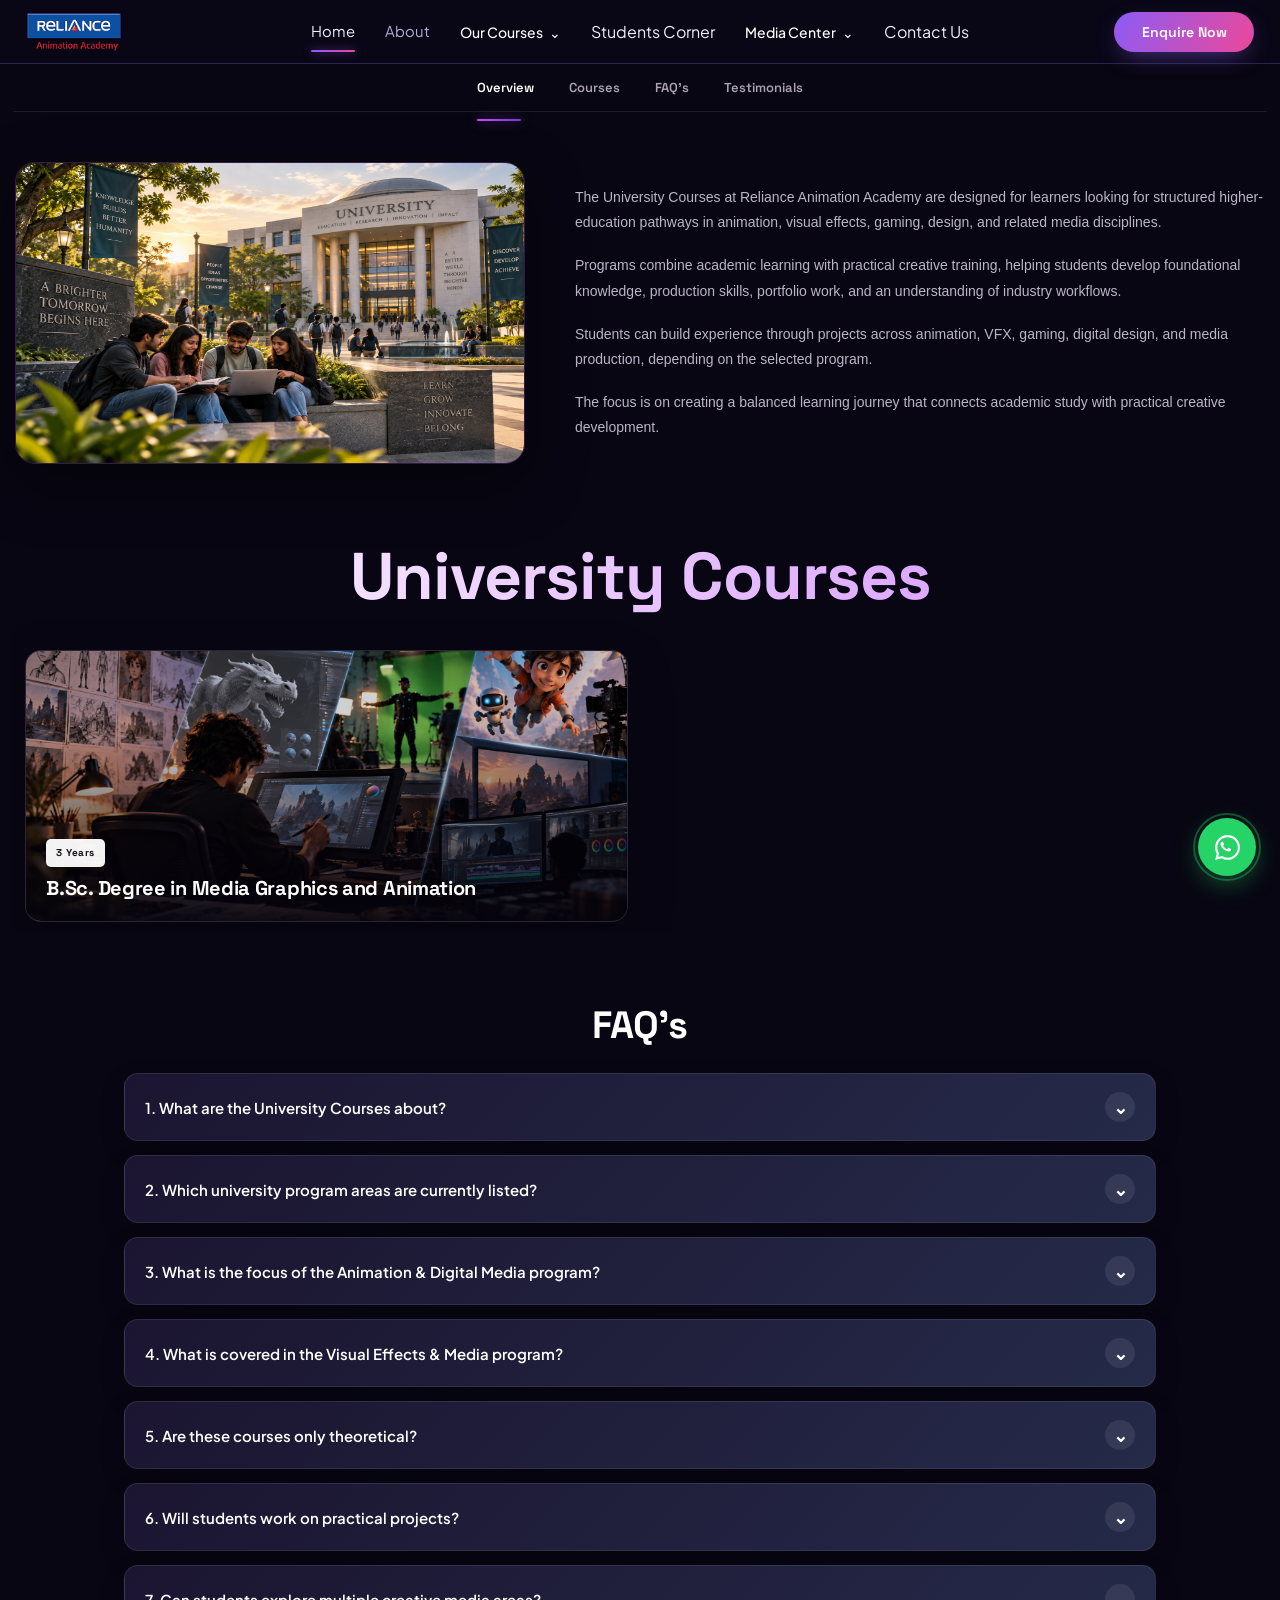
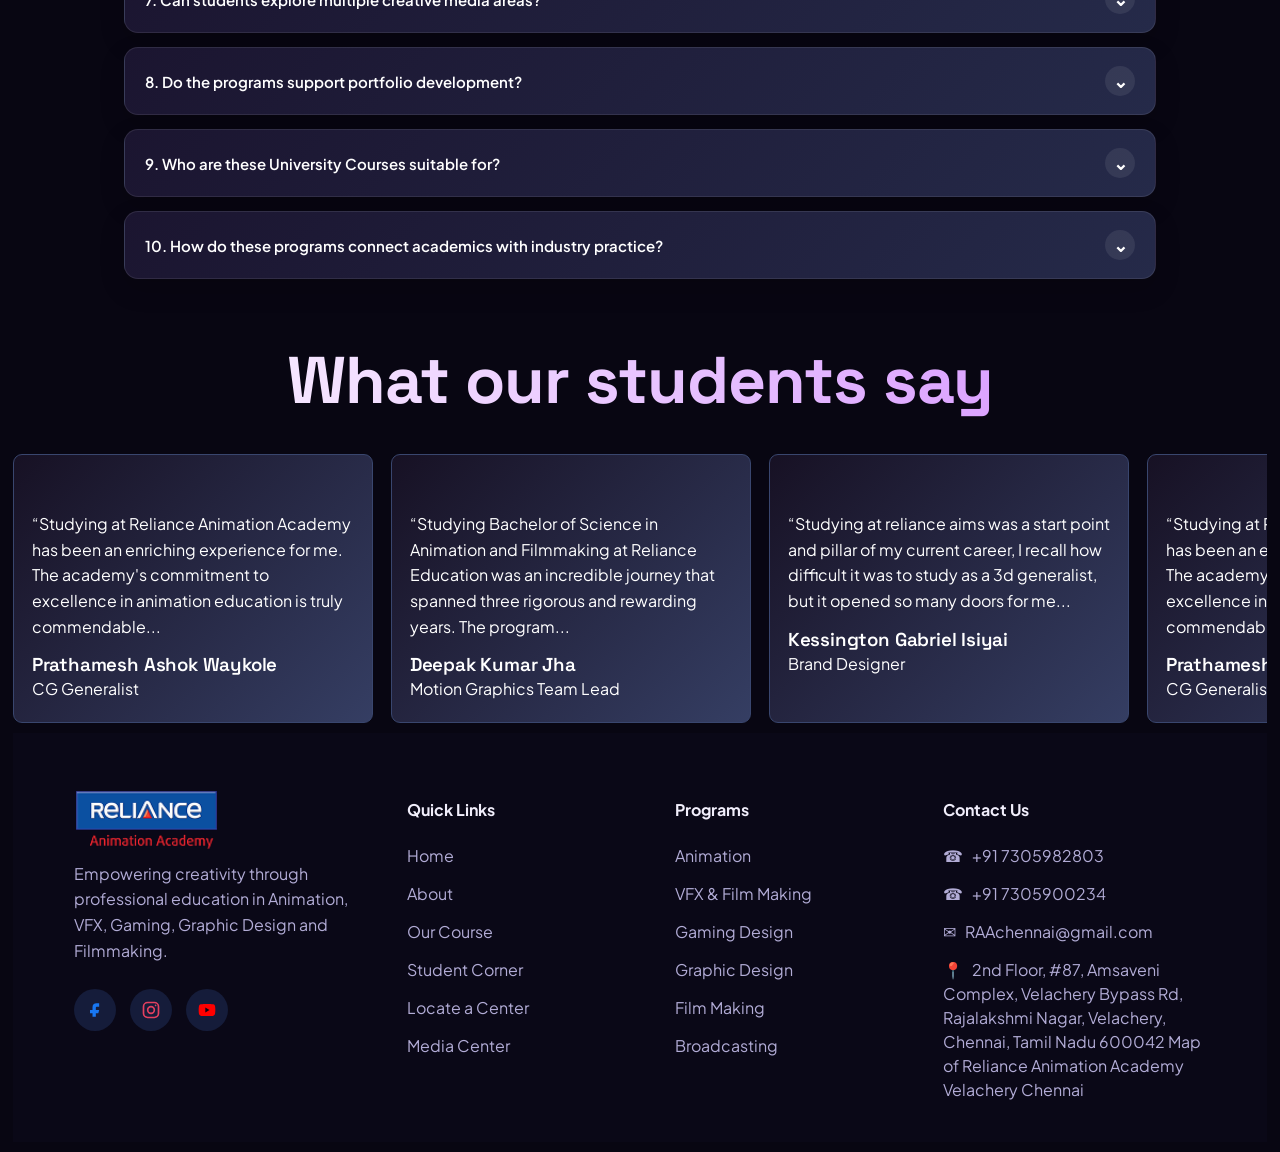
<file: universityCourses.html>
<!DOCTYPE html>

<html lang="en">
<head>
<meta charset="utf-8"/>
<meta content="width=device-width, initial-scale=1" name="viewport"/>
<title>relianceacademyindia</title>
<link href="public/favicon.ico" rel="shortcut icon"/>
<link href="https://fonts.googleapis.com" rel="preconnect"/>
<link crossorigin="" href="https://fonts.gstatic.com" rel="preconnect"/>
<link href="https://fonts.googleapis.com/css2?family=Space+Grotesk:wght@400;500;600;700&amp;family=Plus+Jakarta+Sans:wght@400;500;600;700&amp;display=swap" rel="stylesheet"/>
<link href="style.css" rel="stylesheet"/>
<link href="coursesOne.css" rel="stylesheet"/>
</head>
<body>
<header class="site-header" id="siteHeader">

  <div class="header-inner container">

    <!-- ================= LOGO ================= -->

    <a href="#top" class="brand">
      <img
        src="public/logo.png"
        alt="Reliance Animation Academy"
        class="brand-logo"
      >
    </a>


    <!-- ================= NAVIGATION ================= -->

    <nav class="main-nav" id="mainNav">

      <a href="index.html" class="nav-link active">Home</a>

      <a href="about.html" class="nav-link">About</a>


      <div class="nav-dropdown">

        <a href="#" class="dropdown-title">
          Our Courses
          <span>⌄</span>
        </a>

        <div class="dropdown-menu">

          <a href="animationCourse.html">
            <span>Animation & Gaming</span>
            <b></b>
          </a>

          <a href="vfxCourse.html">
            <span>Visual FX</span>
            <b></b>
          </a>

          <a href="graphicsCourse.html">
            <span>Graphics & Digital Design</span>
            <b></b>
          </a>

          <a href="filmMakingCourse.html">
            <span>Film Making</span>
            <b></b>
          </a>

          <a href="universityCourses.html">
            <span>University Courses</span>
            <b></b>
          </a>

          <a href="ShortTermCourses.html">
            <span>Short Term Courses</span>
            <b></b>
          </a>

        </div>

      </div>


      <a href="studentCorner.html">Students Corner</a>
      <div class="nav-dropdown">

        <a href="#" class="dropdown-title">
          Media Center
          <span>⌄</span>
        </a>

        <div class="dropdown-menu">

          <a href="news.html">
            <span>News</span>
            <b></b>
          </a>

          

          <a href="events.html">
            <span>Events</span>
            <b></b>
          </a>
          

        </div>
        

      </div>
      <a href="courseCenter.html">Contact Us</a>

    </nav>


    <!-- ================= RIGHT BUTTONS ================= -->

    <div class="header-actions">

      <!-- ENQUIRE NOW -->

      <a href="index.html#contact" class="btn btn-primary">
        Enquire Now
      </a>


      <!-- CONTACT US -->

      


      <!-- MOBILE MENU -->

      <button
        class="nav-toggle"
        id="navToggle"
        aria-label="Toggle menu"
        aria-expanded="false"
      >

        <span></span>
        <span></span>
        <span></span>

      </button>

    </div>

  </div>

</header>
<section class="courses-section">
<!-- TOP TABS -->
<div class="course-tabs">
    <a class="active" href="#overview">Overview</a>
    <a href="#courses">Courses</a>
    <a href="#faq">FAQ's</a>
    <a href="#testimonials">Testimonials</a>
</div>
<!-- OVERVIEW -->
<div class="course-overview">
<!-- LEFT IMAGE -->
<div class="overview-image" id="overview">
<img alt="University Courses" src="public/creative-career.png"/>
</div>
<!-- RIGHT CONTENT -->
<div class="overview-content">
<p>The University Courses at Reliance Animation Academy are designed for learners looking for structured higher-education pathways in animation, visual effects, gaming, design, and related media disciplines.</p>
<p>Programs combine academic learning with practical creative training, helping students develop foundational knowledge, production skills, portfolio work, and an understanding of industry workflows.</p>
<p>Students can build experience through projects across animation, VFX, gaming, digital design, and media production, depending on the selected program.</p>
<p>The focus is on creating a balanced learning journey that connects academic study with practical creative development.</p>
</div>
</div>

<section class="courses-section" id="courses">

    <h1 class="course-title">
       University Courses
    </h1>


    <!-- =================================================
         COURSE CARDS
    ================================================== -->

    <div class="course-cards">


        <!-- =================================================
             CARD 1 - MASTER ANIMATION
        ================================================== -->

        <div class="course-card">

            <img
                src="public/Bsc.webp"
                alt="Master Program in Animation - AI Integrated"
            />


            <div class="course-card-content">

                <span class="duration">
                    3 Years
                </span>

                <h2>
                    B.Sc. Degree in Media Graphics and Animation

                </h2>

            </div>


            <!-- Hover Content -->

            <div class="course-hover">

                <p>
                    <b>Duration:</b>
                    3 Years
                </p>

                <p>
                    <b>Eligibility:</b>
                    12th Pass (Science) or Equivalent
                </p>

                <p>
                    <b>Program Focus:</b>
                    Practical, project-based learning with portfolio development.
                </p>


                <button
                    type="button"
                    class="view-course-btn"
                    onclick="openCourseModal('master-animation')"
                >
                    VIEW COURSE →
                </button>

            </div>

        </div>



        <!-- =================================================
             CARD 2 - 2D ANIMATION
        ================================================== -->




    </div>

</section>



<!-- =====================================================
     COURSE DETAILS POPUP
===================================================== -->

<div
    class="course-modal"
    id="courseModal"
    aria-hidden="true"
>


    <!-- =================================================
         MODAL OVERLAY
    ================================================== -->

    <div
        class="course-modal-overlay"
        onclick="closeCourseModal()"
    ></div>



    <!-- =================================================
         MODAL BOX
    ================================================== -->

    <div
        class="course-modal-box"
        role="dialog"
        aria-modal="true"
        aria-labelledby="modalCourseTitle"
    >


        <!-- =================================================
             CLOSE BUTTON
        ================================================== -->

        <button
            type="button"
            class="course-modal-close"
            onclick="closeCourseModal()"
            aria-label="Close course details"
        >
            ×
        </button>



        <!-- =================================================
             MODAL HEADER
        ================================================== -->

        <div class="course-modal-header">

            <span class="course-modal-label">
                COURSE DETAILS
            </span>


            <h2 id="modalCourseTitle">
                Animation Course
            </h2>


            <p id="modalCourseSubtitle">
                AI Integrated Professional Program
            </p>

        </div>



        <!-- =================================================
             BASIC COURSE DETAILS
        ================================================== -->

        <div class="course-details-grid">


            <!-- Duration -->

            <div class="course-detail-card">

                <span>
                    Duration
                </span>

                <strong id="modalDuration">
                    30 Months
                </strong>

            </div>



            <!-- Eligibility -->

            <div class="course-detail-card">

                <span>
                    Eligibility
                </span>

                <strong id="modalEligibility">
                    10th Pass or Equivalent
                </strong>

            </div>



            <!-- Learning -->

            <div class="course-detail-card">

                <span>
                    Learning
                </span>

                <strong>
                    Practical &amp; Project Based
                </strong>

            </div>



            <!-- Program -->

            <div class="course-detail-card">

                <span>
                    Program
                </span>

                <strong>
                    AI Integrated
                </strong>

            </div>

        </div>



        <!-- =================================================
             AFFILIATION / RECOGNITION
        ================================================== -->

        <div class="course-affiliation">

            <strong>
                Affiliation/Recognition:
            </strong>

            <span id="modalAffiliation">
                This is an autonomous program from Reliance Animation Academy,
                offering practical knowledge and skills.
            </span>

        </div>



        <!-- =================================================
             COURSE OVERVIEW
        ================================================== -->

        <div class="course-modal-section">

            <h3>
                Course Overview
            </h3>


            <p id="modalOverview">
                Course overview will appear here.
            </p>

        </div>



        <!-- =================================================
             COURSE CONTENT
        ================================================== -->

        <div class="course-modal-section">

            <h3>
                Course Content
            </h3>


            <div
                class="course-accordion"
                id="modalCourseContent"
            >

                <!--
                    JavaScript will automatically
                    add semester names here.
                -->

            </div>

        </div>



        <!-- =================================================
             CAREER OPPORTUNITIES
        ================================================== -->

        <div class="course-modal-section">

            <h3>
                Career Opportunities
            </h3>


            <p class="career-intro">

                After completing this program, students can explore
                diverse and high-growth roles across Animation,
                Gaming, Film, and Digital Content industries:

            </p>


            <ul
                class="career-list"
                id="modalCareers"
            >

                <!-- JavaScript will add careers -->

            </ul>

        </div>



        <!-- =================================================
             MODAL FOOTER
        ================================================== -->

        <div class="course-modal-footer">


            <div>

                <small>
                    READY TO START?
                </small>


                <strong>
                    Build your creative career.
                </strong>

            </div>


            <a
    href="index.html#contact"
    class="course-enquire-btn"
>
    ENQUIRE NOW →
</a>

        </div>

    </div>

</div>
<section class="faq-section" id="faq">
<h1>FAQ's</h1>
<!-- FAQ 1 -->
<details>
<summary>
<span>1. What are the University Courses about?</span>
<b>⌄</b>
</summary>
<div class="faq-answer">
<p>The University Courses combine academic learning with practical creative training across animation, digital media, visual effects, and related media disciplines.</p>
</div>
</details>
<!-- FAQ 2 -->
<details>
<summary>
<span>2. Which university program areas are currently listed?</span>
<b>⌄</b>
</summary>
<div class="faq-answer">
<p>The current listings include a University Program in Animation & Digital Media and a University Program in Visual Effects & Media.</p>
</div>
</details>
<!-- FAQ 3 -->
<details>
<summary>
<span>3. What is the focus of the Animation & Digital Media program?</span>
<b>⌄</b>
</summary>
<div class="faq-answer">
<p>It is designed to build academic foundations together with practical creative skills, production knowledge, portfolio work, and an understanding of industry workflows.</p>
</div>
</details>
<!-- FAQ 4 -->
<details>
<summary>
<span>4. What is covered in the Visual Effects & Media program?</span>
<b>⌄</b>
</summary>
<div class="faq-answer">
<p>The program connects academic study with practical learning around visual effects and media production, supported by project-based development.</p>
</div>
</details>
<!-- FAQ 5 -->
<details>
<summary>
<span>5. Are these courses only theoretical?</span>
<b>⌄</b>
</summary>
<div class="faq-answer">
<p>No. The course overview specifically describes a balance between academic learning and practical creative training.</p>
</div>
</details>
<!-- FAQ 6 -->
<details>
<summary>
<span>6. Will students work on practical projects?</span>
<b>⌄</b>
</summary>
<div class="faq-answer">
<p>Yes. Practical projects are used to develop production skills, portfolio work, and familiarity with industry workflows.</p>
</div>
</details>
<!-- FAQ 7 -->
<details>
<summary>
<span>7. Can students explore multiple creative media areas?</span>
<b>⌄</b>
</summary>
<div class="faq-answer">
<p>Yes. Depending on the selected program, students can build experience across animation, VFX, gaming, digital design, and media production.</p>
</div>
</details>
<!-- FAQ 8 -->
<details>
<summary>
<span>8. Do the programs support portfolio development?</span>
<b>⌄</b>
</summary>
<div class="faq-answer">
<p>Yes. Portfolio work is included in the described learning journey alongside academic and practical training.</p>
</div>
</details>
<!-- FAQ 9 -->
<details>
<summary>
<span>9. Who are these University Courses suitable for?</span>
<b>⌄</b>
</summary>
<div class="faq-answer">
<p>They are suitable for learners looking for a structured academic path combined with practical development in creative media disciplines.</p>
</div>
</details>
<!-- FAQ 10 -->
<details>
<summary>
<span>10. How do these programs connect academics with industry practice?</span>
<b>⌄</b>
</summary>
<div class="faq-answer">
<p>The courses are designed to connect academic study with hands-on production skills and an understanding of real creative workflows.</p>
</div>
</details>
</section>
<section class="student-feedback" id="testimonials">
<div class="feedback-heading">
<h1 class="course-title">What our students say</h1>
</div>
<div class="feedback-cards">
<!-- Card 1 -->
<div class="feedback-card">
<p class="feedback-text">
                “Studying at Reliance Animation Academy has been an enriching
                experience for me. The academy's commitment to excellence in
                animation education is truly commendable...
            </p>
<h3>Prathamesh Ashok Waykole</h3>
<span>CG Generalist</span>
</div>
<!-- Card 2 -->
<div class="feedback-card">
<p class="feedback-text">
                “Studying Bachelor of Science in Animation and Filmmaking at
                Reliance Education was an incredible journey that spanned three
                rigorous and rewarding years. The program...
            </p>
<h3>Deepak Kumar Jha</h3>
<span>Motion Graphics Team Lead</span>
</div>
<!-- Card 3 -->
<div class="feedback-card">
<p class="feedback-text">
                “Studying at reliance aims was a start point and pillar of my
                current career, I recall how difficult it was to study as a 3d
                generalist, but it opened so many doors for me...
            </p>
<h3>Kessington Gabriel Isiyai</h3>
<span>Brand Designer</span>
</div>
<div class="feedback-card">
<p class="feedback-text">
                “Studying at Reliance Animation Academy has been an enriching
                experience for me. The academy's commitment to excellence in
                animation education is truly commendable...
            </p>
<h3>Prathamesh Ashok Waykole</h3>
<span>CG Generalist</span>
</div>
<div class="feedback-card">
<p class="feedback-text">
                “Studying at Reliance Animation Academy has been an enriching
                experience for me. The academy's commitment to excellence in
                animation education is truly commendable...
            </p>
<h3>Prathamesh Ashok Waykole</h3>
<span>CG Generalist</span>
</div>
<div class="feedback-card">
<p class="feedback-text">
                “Studying at Reliance Animation Academy has been an enriching
                experience for me. The academy's commitment to excellence in
                animation education is truly commendable...
            </p>
<h3>Prathamesh Ashok Waykole</h3>
<span>CG Generalist</span>
</div>
<div class="feedback-card">
<p class="feedback-text">
                “Studying at Reliance Animation Academy has been an enriching
                experience for me. The academy's commitment to excellence in
                animation education is truly commendable...
            </p>
<h3>Prathamesh Ashok Waykole</h3>
<span>CG Generalist</span>
</div>
<div class="feedback-card">
<p class="feedback-text">
                “Studying at Reliance Animation Academy has been an enriching
                experience for me. The academy's commitment to excellence in
                animation education is truly commendable...
            </p>
<h3>Prathamesh Ashok Waykole</h3>
<span>CG Generalist</span>
</div>
</div>
</section>
<!-- ============ FOOTER ============ -->
<footer class="site-footer" id="footer">
  <div class="container footer-grid">

    <!-- Brand -->
    <div class="footer-brand">

      <a href="#top" class="brand">
        <img
          src="public/logo.png"
          alt="Reliance Animation Academy"
          class="footer-logo"
        >
      </a>

      <p>
        Empowering creativity through professional education
        in Animation, VFX, Gaming, Graphic Design and Filmmaking.
      </p>

      <!-- Social Media Icons -->
      <div class="footer-socials">

        <!-- Facebook -->
        <a
          href="facebook.com/relianceanimationsacademy"
          target="_blank"
          rel="noopener noreferrer"
          aria-label="Facebook"
          class="social-facebook"
        >
          <svg viewBox="0 0 24 24" aria-hidden="true">
            <path
              d="M14 8h3V4h-3c-3.3 0-5 1.7-5 5v3H6v4h3v4h4v-4h3l1-4h-4V9c0-.7.3-1 1-1z"
              fill="currentColor"
            />
          </svg>
        </a>

        <!-- Instagram -->
        <a
          href="https://www.instagram.com/reliance_animation_academy?igshid=MzRlODBiNWFlZA%3D%3D"
          target="_blank"
          rel="noopener noreferrer"
          aria-label="Instagram"
          class="social-instagram"
        >
          <svg viewBox="0 0 24 24" aria-hidden="true">
            <rect
              x="3"
              y="3"
              width="18"
              height="18"
              rx="5"
              fill="none"
              stroke="currentColor"
              stroke-width="2"
            />
            <circle
              cx="12"
              cy="12"
              r="4"
              fill="none"
              stroke="currentColor"
              stroke-width="2"
            />
            <circle
              cx="17.5"
              cy="6.5"
              r="1"
              fill="currentColor"
            />
          </svg>
        </a>

     
       <!-- YouTube -->
        <a
          href="#"
          target="_blank"
          rel="noopener noreferrer"
          aria-label="YouTube"
          class="social-youtube"
        >
          <svg viewBox="0 0 24 24" aria-hidden="true">
            <path
              d="M21.6 7.2a2.8 2.8 0 0 0-2-2C17.8 4.7 12 4.7 12 4.7s-5.8 0-7.6.5a2.8 2.8 0 0 0-2 2C2 9 2 12 2 12s0 3 .4 4.8a2.8 2.8 0 0 0 2 2c1.8.5 7.6.5 7.6.5s5.8 0 7.6-.5a2.8 2.8 0 0 0 2-2C22 15 22 12 22 12s0-3-.4-4.8z"
              fill="currentColor"
            />
            <path
              d="M10 9l5 3-5 3V9z"
              fill="var(--bg)"
            />
          </svg>
        </a>

        <!-- LinkedIn -->
        

        
       

      </div>
    </div>


    <!-- Quick Links -->
    <div class="footer-column">

      <h4>Quick Links</h4>

      <a href="index.html">Home</a>
      <a href="about.html">About</a>
      <a href="contact">Our Course</a>
      <a href="studentCorner.html">Student Corner</a>
      <a href="courseCenter.html">Locate a Center</a>
      <a href="#contact">Media Center</a>

    </div>


    <!-- Programs -->
    <div class="footer-column">

      <h4>Programs</h4>

      <a href="animationCourse.html">Animation</a>
      <a href="vfxCourse.html">VFX &amp; Film Making</a>
      <a href="animationCourse.html">Gaming Design</a>
      <a href="graphicsCourse.html">Graphic Design</a>
      <a href="filmMakingCourse.html">Film Making</a>
      <a href="filmMakingCourse.html">Broadcasting</a>

    </div>


    <!-- Contact -->
    <div class="footer-column footer-contact">

      <h4>Contact Us</h4>

      <p>
        ☎ &nbsp; +91 7305982803
      </p>
      <P>
        ☎ &nbsp; +91 7305900234
      </P>

      <p>
        ✉ &nbsp; RAAchennai@gmail.com
      </p>

      <p>
        📍 &nbsp; 2nd Floor, #87, Amsaveni Complex, Velachery Bypass Rd, Rajalakshmi Nagar, Velachery, Chennai, Tamil Nadu 600042
Map of Reliance Animation Academy Velachery Chennai
      </p>

    </div>

  </div>
</footer>


<button
  class="back-to-top"
  id="backToTop"
  aria-label="Back to top"
>
  &#8593;
</button>
<script src="script.js"></script>
<script src="hero-scroll.js"></script>
</section>
<!-- =========================
     FLOATING WHATSAPP BUTTON
========================= -->

<a
    href="https://wa.me/7305900234"
    class="floating-whatsapp"
    target="_blank"
    rel="noopener noreferrer"
    aria-label="Chat with us on WhatsApp"
>
    <svg
        viewBox="0 0 32 32"
        xmlns="http://www.w3.org/2000/svg"
    >
        <path
            fill="currentColor"
            d="M19.11 17.23c-.27-.14-1.59-.78-1.83-.87-.25-.09-.42-.14-.6.14-.18.27-.69.87-.84 1.05-.15.18-.31.2-.58.07-.27-.14-1.14-.42-2.17-1.34-.8-.71-1.34-1.59-1.5-1.86-.16-.27-.02-.42.12-.56.12-.12.27-.31.4-.47.14-.16.18-.27.27-.45.09-.18.05-.34-.02-.47-.07-.14-.6-1.45-.82-1.99-.22-.52-.44-.45-.6-.46h-.51c-.18 0-.47.07-.71.34-.25.27-.94.92-.94 2.24s.96 2.6 1.09 2.78c.14.18 1.89 2.88 4.58 4.04.64.28 1.14.45 1.53.58.64.2 1.22.17 1.68.1.51-.08 1.59-.65 1.82-1.28.22-.63.22-1.17.15-1.28-.06-.11-.24-.18-.51-.31z"
        />

        <path
            fill="currentColor"
            d="M16.02 3.2c-7.07 0-12.8 5.73-12.8 12.8 0 2.26.59 4.46 1.72 6.4L3.2 28.8l6.55-1.72a12.75 12.75 0 0 0 6.27 1.64h.01c7.07 0 12.8-5.73 12.8-12.8S23.09 3.2 16.02 3.2zm0 23.36h-.01a10.58 10.58 0 0 1-5.39-1.47l-.39-.23-3.89 1.02 1.04-3.79-.25-.39a10.59 10.59 0 1 1 8.89 4.86z"
        />
    </svg>
</a>
<script>

/* =====================================================
   COURSE DATA
===================================================== */

const courseData = {


    /* =================================================
       MASTER PROGRAM IN ANIMATION
    ================================================== */

    "master-animation": {

        title:
            "B.Sc. Degree in Media Graphics and Animation",

        subtitle:
            "Professional Animation Program",

        duration:
            "3 Years",

        eligibility:
            "12th Pass or Equivalent",

        affiliation:
            "This is an autonomous program from Reliance Animation Academy, offering practical knowledge and skills.",

        overview:
            "A comprehensive animation program designed to build strong creative and technical skills through practical, project-based learning. Students develop professional portfolios and production-ready skills across the animation pipeline.",


        /* ONLY SEMESTER NAMES */

        semesters: [

            "1st Year: Semester 1",
            "1st Year: Semester 2",
            "2nd Year: Semester 3",
            "2nd Year: Semester 4",
            "3rd Year: Semester 5",
            "3rd Year: Semester 6",


        ],


        /* CAREER OPPORTUNITIES */

        careers: [

            "● 2D / 3D Animator",

            "● Graphic Designer",

            "● Motion Graphics Artist",

            "● VFX Artist (Entry-Level)",

            "● Multimedia Designer",

            "● UI Designer (Entry-Level)",

            "● Game Artist (Entry-Level)",

            "● Advertising & Media Designer"

        ]

    },



    /* =================================================
       2D ANIMATION
    ================================================== */

    "2d-animation": {

        title:
            "Advanced Program in 2D Animation - AI Integrated",

        subtitle:
            "Advanced 2D Animation Program",

        duration:
            "12 Months",

        eligibility:
            "10th Pass or Equivalent",

        affiliation:
            "This is an autonomous program from Reliance Animation Academy, offering practical knowledge and skills.",

        overview:
            "A focused 2D animation program that develops creative storytelling, drawing, character animation and production skills through practical projects and portfolio development.",


        semesters: [

            "Semester 1 : Pre Visualization & Concept Art + AI",

            "Semester 2 : 2D Animation + AI Production",


        ],


        careers: [

            "● 2D Animator",

            "● AI-Assisted Animator",

            "● Storyboard Artist",

            "● Character Designer",

            "● Digital Content Creator",

            "● Motion Graphics Artist",
            "● Social Media Animator",
            "● AI Content Creator"

        ]

    },



    /* =================================================
       3D ANIMATION
    ================================================== */

    "3d-animation": {

        title:
            "Advanced Program in 3D Animation - AI Integrated",

        subtitle:
            "Advanced 3D Animation Program",

        duration:
            "12 Months",

        eligibility:
            "10th Pass or Equivalent",

        affiliation:
            "This is an autonomous program from Reliance Animation Academy, offering practical knowledge and skills.",

        overview:
            "An industry-focused 3D animation program covering the complete creative workflow from modelling and texturing to animation, lighting and rendering.",


        semesters: [

            "Semester 1 : 3D Asset suite",

            "Semester 2 : 3D Character Development",

            "Semester 3 : 3D Character Animation & Effects with audio and video Editing suite",

            

        ],


        careers: [

            "● 3D Animator",

            "● 3D Modeller",

            "● Character Artist",

            "● Rigging Artist",

            "● Lighting Artist",

            "● Rendering Artist",

            "● 3D Generalist"

        ]

    },



    /* =================================================
       GAME DESIGN & DEVELOPMENT
    ================================================== */

    "game-design": {

        title:
            "Master Program in Game Design & Development - AI Integrated",

        subtitle:
            "Professional Game Design & Development Program",

        duration:
            "24 Months",

        eligibility:
            "10th Pass or Equivalent",

        affiliation:
            "This is an autonomous program from Reliance Animation Academy, offering practical knowledge and skills.",

        overview:
            "A practical game design and development program that combines creativity, game mechanics, visual design and real-time production workflows to help students build production-ready game projects.",


        semesters: [

            "Semester 1 : Pre Visualization & 3D Assets",

            "Semester 2 : 3D Character Development Assets",

            "Semester 3 : Gaming & AR/VR Suite",

            "Semester 4 : Game Development Suite"

        ],


        careers: [

            "● Game Designer",

            "● Game Artist",

            "● Level Designer",

            "● 3D Game Artist",

            "● Game Developer",

            "● Environment Artist",

            "● Game Animator"

        ]

    }

};



/* =====================================================
   OPEN COURSE MODAL
===================================================== */

function openCourseModal(courseId) {


    /* Get selected course */

    const course =
        courseData[courseId];


    /* Safety check */

    if (!course) {

        console.error(
            "Course not found:",
            courseId
        );

        return;
    }



    /* =================================================
       COURSE TITLE
    ================================================== */

    const titleElement =
        document.getElementById(
            "modalCourseTitle"
        );

    titleElement.textContent =
        course.title;



    /* =================================================
       COURSE SUBTITLE
    ================================================== */

    const subtitleElement =
        document.getElementById(
            "modalCourseSubtitle"
        );

    subtitleElement.textContent =
        course.subtitle;



    /* =================================================
       DURATION
    ================================================== */

    document.getElementById(
        "modalDuration"
    ).textContent =
        course.duration;



    /* =================================================
       ELIGIBILITY
    ================================================== */

    document.getElementById(
        "modalEligibility"
    ).textContent =
        course.eligibility;



    /* =================================================
       AFFILIATION
    ================================================== */

    const affiliationElement =
        document.getElementById(
            "modalAffiliation"
        );

    if (affiliationElement) {

        affiliationElement.textContent =
            course.affiliation;

    }



    /* =================================================
       COURSE OVERVIEW
    ================================================== */

    const overviewElement =
        document.getElementById(
            "modalOverview"
        );

    if (overviewElement) {

        overviewElement.textContent =
            course.overview;

    }



    /* =================================================
       COURSE CONTENT
       
       IMPORTANT:
       Only semester names are displayed.
       No inner syllabus details.
    ================================================== */

    const contentContainer =
        document.getElementById(
            "modalCourseContent"
        );


    contentContainer.innerHTML = "";


    course.semesters.forEach(
        function(semester) {


            /* Create semester item */

            const semesterItem =
                document.createElement(
                    "div"
                );


            semesterItem.className =
                "course-accordion-item";


            /* Semester HTML */

            semesterItem.innerHTML = `

                <span class="semester-arrow">
                    ▶
                </span>

                <span class="semester-title">
                    ${semester}
                </span>

            `;


            /* Add to container */

            contentContainer.appendChild(
                semesterItem
            );

        }
    );



    /* =================================================
       CAREER OPPORTUNITIES
       
       JavaScript creates the list.
    ================================================== */

    const careersContainer =
        document.getElementById(
            "modalCareers"
        );


    careersContainer.innerHTML = "";


    course.careers.forEach(
        function(career) {


            const careerItem =
                document.createElement(
                    "li"
                );


            careerItem.textContent =
                career;


            careersContainer.appendChild(
                careerItem
            );

        }
    );



    /* =================================================
       SHOW MODAL
    ================================================== */

    const modal =
        document.getElementById(
            "courseModal"
        );


    modal.classList.add(
        "active"
    );


    modal.setAttribute(
        "aria-hidden",
        "false"
    );



    /* =================================================
       STOP BACKGROUND SCROLL
    ================================================== */

    document.body.style.overflow =
        "hidden";

}



/* =====================================================
   CLOSE COURSE MODAL
===================================================== */

function closeCourseModal() {


    const modal =
        document.getElementById(
            "courseModal"
        );


    /* Remove active */

    modal.classList.remove(
        "active"
    );


    /* Accessibility */

    modal.setAttribute(
        "aria-hidden",
        "true"
    );


    /* Enable page scroll */

    document.body.style.overflow =
        "";

}



/* =====================================================
   ESC KEY → CLOSE MODAL
===================================================== */

document.addEventListener(
    "keydown",
    function(event) {


        if (
            event.key === "Escape"
        ) {

            closeCourseModal();

        }

    }
);


/* =====================================================
   PREVENT BODY SCROLL WHEN MODAL IS OPEN
===================================================== */

window.addEventListener(
    "beforeunload",
    function() {

        document.body.style.overflow =
            "";

    }
);

</script>
<script src="hero-scroll.js"></script>
</body>
</html>
</file>
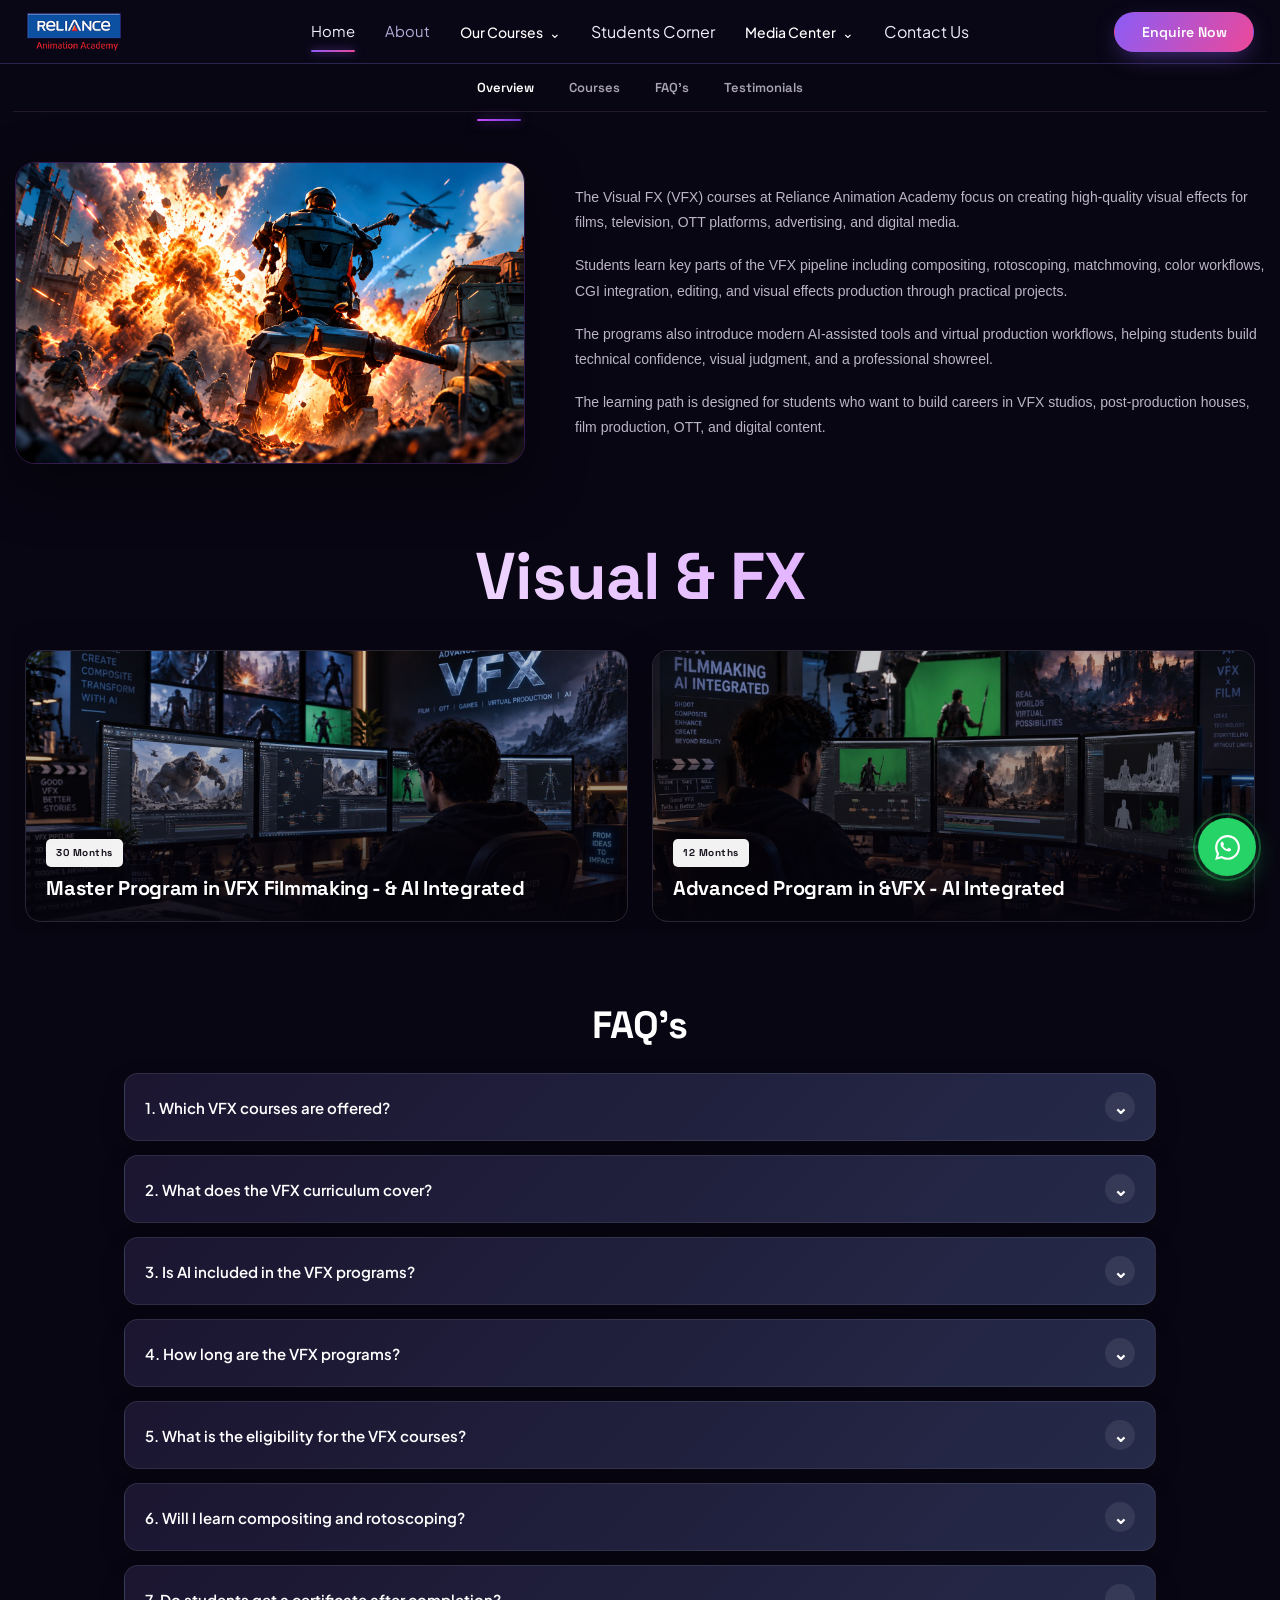
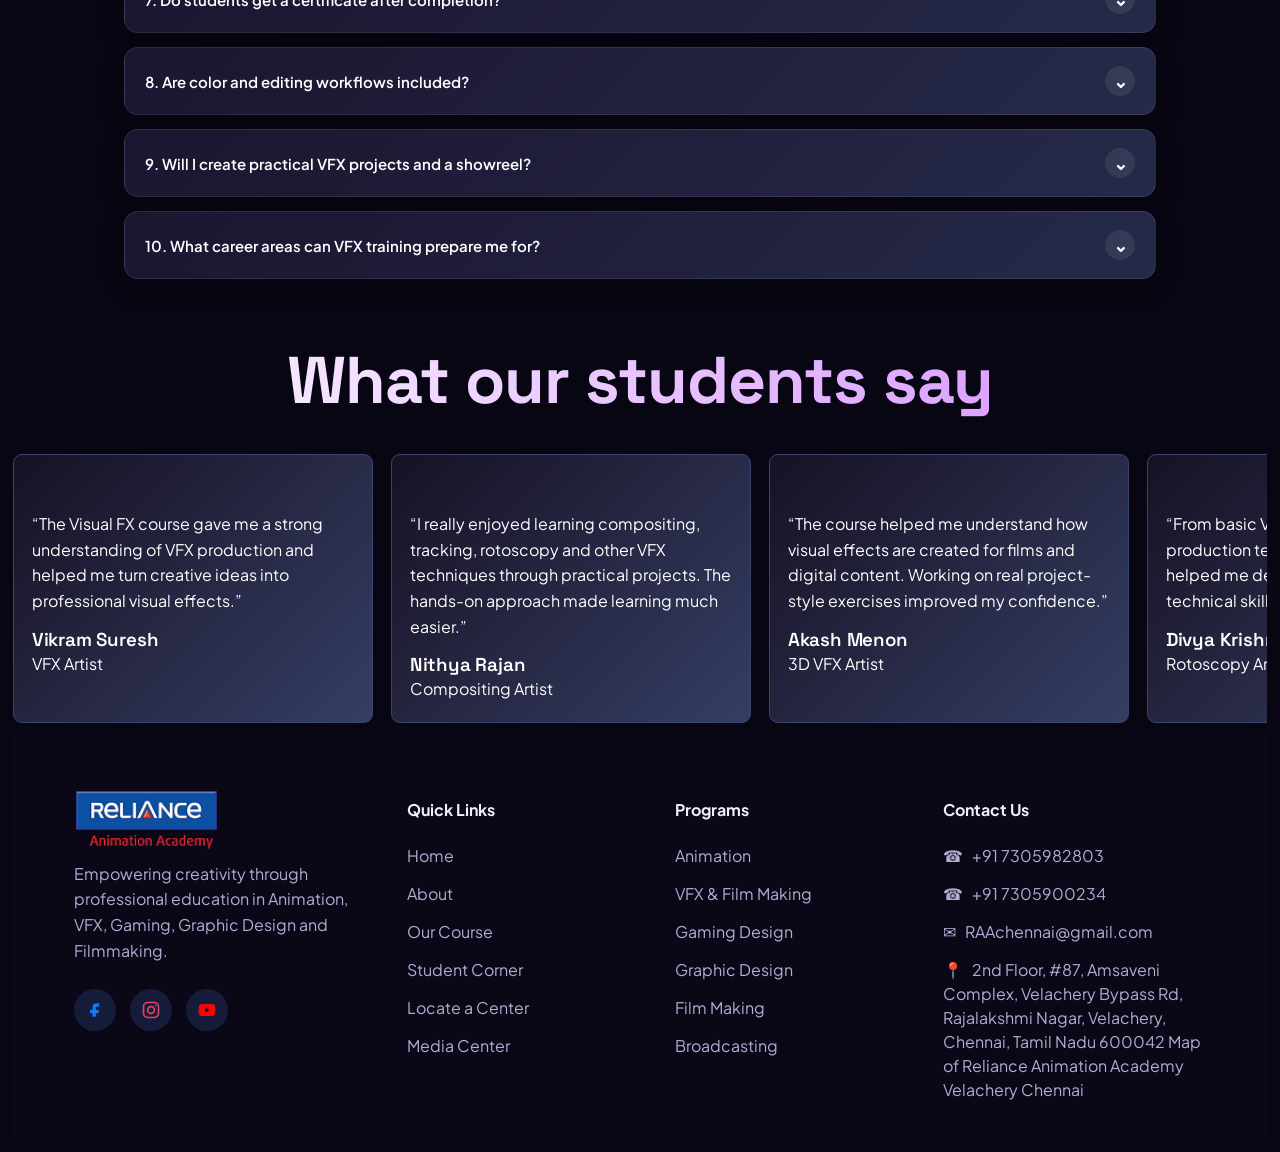
<file: vfxCourse.html>
<!DOCTYPE html>

<html lang="en">
<head>
<meta charset="utf-8"/>
<meta content="width=device-width, initial-scale=1" name="viewport"/>
<title>relianceacademyindia</title>
<link href="public/favicon.ico" rel="shortcut icon"/>
<link href="https://fonts.googleapis.com" rel="preconnect"/>
<link crossorigin="" href="https://fonts.gstatic.com" rel="preconnect"/>
<link href="https://fonts.googleapis.com/css2?family=Space+Grotesk:wght@400;500;600;700&amp;family=Plus+Jakarta+Sans:wght@400;500;600;700&amp;display=swap" rel="stylesheet"/>
<link href="style.css" rel="stylesheet"/>
<link href="coursesOne.css" rel="stylesheet"/>
</head>
<body>
<header class="site-header" id="siteHeader">

  <div class="header-inner container">

    <!-- ================= LOGO ================= -->

    <a href="#top" class="brand">
      <img
        src="public/logo.png"
        alt="Reliance Animation Academy"
        class="brand-logo"
      >
    </a>


    <!-- ================= NAVIGATION ================= -->

    <nav class="main-nav" id="mainNav">

      <a href="index.html" class="nav-link active">Home</a>

      <a href="about.html" class="nav-link">About</a>


      <div class="nav-dropdown">

        <a href="#" class="dropdown-title">
          Our Courses
          <span>⌄</span>
        </a>

        <div class="dropdown-menu">

          <a href="animationCourse.html">
            <span>Animation & Gaming</span>
            <b></b>
          </a>

          <a href="vfxCourse.html">
            <span>Visual FX</span>
            <b></b>
          </a>

          <a href="graphicsCourse.html">
            <span>Graphics & Digital Design</span>
            <b></b>
          </a>

          <a href="filmMakingCourse.html">
            <span>Film Making</span>
            <b></b>
          </a>

          <a href="universityCourses.html">
            <span>University Courses</span>
            <b></b>
          </a>

          <a href="ShortTermCourses.html">
            <span>Short Term Courses</span>
            <b></b>
          </a>

        </div>

      </div>


      <a href="studentCorner.html">Students Corner</a>
      <div class="nav-dropdown">

        <a href="#" class="dropdown-title">
          Media Center
          <span>⌄</span>
        </a>

        <div class="dropdown-menu">

          <a href="news.html">
            <span>News</span>
            <b></b>
          </a>

          

          <a href="events.html">
            <span>Events</span>
            <b></b>
          </a>
          

        </div>
        

      </div>
      <a href="courseCenter.html">Contact Us</a>

    </nav>


    <!-- ================= RIGHT BUTTONS ================= -->

    <div class="header-actions">

      <!-- ENQUIRE NOW -->

      <a href="index.html#contact" class="btn btn-primary">
        Enquire Now
      </a>


      <!-- CONTACT US -->

      


      <!-- MOBILE MENU -->

      <button
        class="nav-toggle"
        id="navToggle"
        aria-label="Toggle menu"
        aria-expanded="false"
      >

        <span></span>
        <span></span>
        <span></span>

      </button>

    </div>

  </div>

</header>
<section class="courses-section">
<!-- TOP TABS -->
<div class="course-tabs">
    <a class="active" href="#overview">Overview</a>
    <a href="#courses">Courses</a>
    <a href="#faq">FAQ's</a>
    <a href="#testimonials">Testimonials</a>
</div>
<!-- OVERVIEW -->
<div class="course-overview" id="overview">
<!-- LEFT IMAGE -->
<div class="overview-image">
<img alt="Visual FX (VFX) Courses" src="public/vfx-course.png"/>
</div>
<!-- RIGHT CONTENT -->
<div class="overview-content">
<p>The Visual FX (VFX) courses at Reliance Animation Academy focus on creating high-quality visual effects for films, television, OTT platforms, advertising, and digital media.</p>
<p>Students learn key parts of the VFX pipeline including compositing, rotoscoping, matchmoving, color workflows, CGI integration, editing, and visual effects production through practical projects.</p>
<p>The programs also introduce modern AI-assisted tools and virtual production workflows, helping students build technical confidence, visual judgment, and a professional showreel.</p>
<p>The learning path is designed for students who want to build careers in VFX studios, post-production houses, film production, OTT, and digital content.</p>
</div>
</div>
<!-- COURSE TITLE -->

<section class="courses-section" id="courses">

    <h1 class="course-title">
        Visual  &amp; FX
    </h1>


    <!-- =================================================
         COURSE CARDS
    ================================================== -->

    <div class="course-cards">


        <!-- =================================================
             CARD 1 - MASTER ANIMATION
        ================================================== -->

        <div class="course-card">

            <img
                src="public/vfx&film.webp"
                alt="Visual FX"
            />


            <div class="course-card-content">

                <span class="duration">
                    30 Months
                </span>

                <h2>
                    Master Program in VFX Filmmaking - &amp; AI Integrated
                </h2>

            </div>


            <!-- Hover Content -->

            <div class="course-hover">

                <p>
                    <b>Duration:</b>
                    30 Months
                </p>

                <p>
                    <b>Eligibility:</b>
                    10th Pass or Equivalent
                </p>

                <p>
                    <b>Program Focus:</b>
                    Practical, project-based learning with portfolio development.
                </p>


                <button
                    type="button"
                    class="view-course-btn"
                    onclick="openCourseModal('master-animation')"
                >
                    VIEW COURSE →
                </button>

            </div>

        </div>


        <!-- =================================================
             CARD 4 - GAME DESIGN
        ================================================== -->

        <div class="course-card">

            <img
                src="public/vfx.webp"
                alt="Master Program in Game Design &amp; Development - AI Integrated"
            />


            <div class="course-card-content">

                <span class="duration">
                    12 Months
                </span>

                <h2>
                    Advanced Program in &amp;VFX - AI Integrated 
                </h2>

            </div>


            <!-- Hover Content -->

            <div class="course-hover">

                <p>
                    <b>Duration:</b>
                    12 Months
                </p>

                <p>
                    <b>Eligibility:</b>
                    10th Pass or Equivalent
                </p>

                <p>
                    <b>Program Focus:</b>
                    Practical, project-based learning with portfolio development.
                </p>


                <button
                    type="button"
                    class="view-course-btn"
                    onclick="openCourseModal('game-design')"
                >
                    VIEW COURSE →
                </button>

            </div>

        </div>

    </div>

</section>



<!-- =====================================================
     COURSE DETAILS POPUP
===================================================== -->

<div
    class="course-modal"
    id="courseModal"
    aria-hidden="true"
>


    <!-- =================================================
         MODAL OVERLAY
    ================================================== -->

    <div
        class="course-modal-overlay"
        onclick="closeCourseModal()"
    ></div>



    <!-- =================================================
         MODAL BOX
    ================================================== -->

    <div
        class="course-modal-box"
        role="dialog"
        aria-modal="true"
        aria-labelledby="modalCourseTitle"
    >


        <!-- =================================================
             CLOSE BUTTON
        ================================================== -->

        <button
            type="button"
            class="course-modal-close"
            onclick="closeCourseModal()"
            aria-label="Close course details"
        >
            ×
        </button>



        <!-- =================================================
             MODAL HEADER
        ================================================== -->

        <div class="course-modal-header">

            <span class="course-modal-label">
                COURSE DETAILS
            </span>


            <h2 id="modalCourseTitle">
                Master Program in VFX Filmmaking - AI Integrated
            </h2>


            <p id="modalCourseSubtitle">
                AI Integrated Professional Program
            </p>

        </div>



        <!-- =================================================
             BASIC COURSE DETAILS
        ================================================== -->

        <div class="course-details-grid">


            <!-- Duration -->

            <div class="course-detail-card">

                <span>
                    Duration
                </span>

                <strong id="modalDuration">
                    30 Months
                </strong>

            </div>



            <!-- Eligibility -->

            <div class="course-detail-card">

                <span>
                    Eligibility
                </span>

                <strong id="modalEligibility">
                    10th Pass or Equivalent
                </strong>

            </div>



            <!-- Learning -->

            <div class="course-detail-card">

                <span>
                    Learning
                </span>

                <strong>
                    Practical &amp; Project Based
                </strong>

            </div>



            <!-- Program -->

            <div class="course-detail-card">

                <span>
                    Program
                </span>

                <strong>
                    AI Integrated
                </strong>

            </div>

        </div>



        <!-- =================================================
             AFFILIATION / RECOGNITION
        ================================================== -->

        <div class="course-affiliation">

            <strong>
                Affiliation/Recognition:
            </strong>

            <span id="modalAffiliation">
                This is an autonomous program from Reliance Animation Academy,
                offering practical knowledge and skills.
            </span>

        </div>



        <!-- =================================================
             COURSE OVERVIEW
        ================================================== -->

        <div class="course-modal-section">

            <h3>
                Course Overview
            </h3>


            <p id="modalOverview">
                Course overview will appear here.
            </p>

        </div>



        <!-- =================================================
             COURSE CONTENT
        ================================================== -->

        <div class="course-modal-section">

            <h3>
                Course Content
            </h3>


            <div
                class="course-accordion"
                id="modalCourseContent"
            >

                <!--
                    JavaScript will automatically
                    add semester names here.
                -->

            </div>

        </div>



        <!-- =================================================
             CAREER OPPORTUNITIES
        ================================================== -->

        <div class="course-modal-section">

            <h3>
                Career Opportunities
            </h3>


            <p class="career-intro">

                After completing this program, students can explore
                diverse and high-growth roles across Animation,
                Gaming, Film, and Digital Content industries:

            </p>


            <ul
                class="career-list"
                id="modalCareers"
            >

                <!-- JavaScript will add careers -->

            </ul>

        </div>



        <!-- =================================================
             MODAL FOOTER
        ================================================== -->

        <div class="course-modal-footer">


            <div>

                <small>
                    READY TO START?
                </small>


                <strong>
                    Build your creative career.
                </strong>

            </div>


            <a
    href="index.html#contact"
    class="course-enquire-btn"
>
    ENQUIRE NOW →
</a>

        </div>

    </div>

</div>
<section class="faq-section" id="faq">
<h1>FAQ's</h1>
<!-- FAQ 1 -->
<details>
<summary>
<span>1. Which VFX courses are offered?</span>
<b>⌄</b>
</summary>
<div class="faq-answer">
<p>The current VFX programs are the Master Program in VFX Filmmaking and the Advanced Program in VFX, both with AI-integrated learning.</p>
</div>
</details>
<!-- FAQ 2 -->
<details>
<summary>
<span>2. What does the VFX curriculum cover?</span>
<b>⌄</b>
</summary>
<div class="faq-answer">
<p>Students learn key areas of the VFX pipeline such as compositing, rotoscoping, matchmoving, color workflows, CGI integration, editing, and visual effects production.</p>
</div>
</details>
<!-- FAQ 3 -->
<details>
<summary>
<span>3. Is AI included in the VFX programs?</span>
<b>⌄</b>
</summary>
<div class="faq-answer">
<p>Yes. The programs introduce modern AI-assisted tools alongside VFX skills and production workflows.</p>
</div>
</details>
<!-- FAQ 4 -->
<details>
<summary>
<span>4. How long are the VFX programs?</span>
<b>⌄</b>
</summary>
<div class="faq-answer">
<p>The listed Master Program runs for 30 months and the Advanced Program runs for 12 months.</p>
</div>
</details>
<!-- FAQ 5 -->
<details>
<summary>
<span>5. What is the eligibility for the VFX courses?</span>
<b>⌄</b>
</summary>
<div class="faq-answer">
<p>The course listings state eligibility as any 10th pass or equivalent.</p>
</div>
</details>
<!-- FAQ 6 -->
<details>
<summary>
<span>6. Will I learn compositing and rotoscoping?</span>
<b>⌄</b>
</summary>
<div class="faq-answer">
<p>Yes. Both are specifically included among the core VFX pipeline areas covered by the curriculum.</p>
</div>
</details>
<!-- FAQ 7 -->
<details>
<summary>
<span>7. Do students get a certificate after completion?</span>
<b>⌄</b>
</summary>
<div class="faq-answer">
<p>Yes, students receive a certification upon successful completion of the program, which helps in job opportunities.</p>
</div>
</details>
<!-- FAQ 8 -->
<details>
<summary>
<span>8. Are color and editing workflows included?</span>
<b>⌄</b>
</summary>
<div class="faq-answer">
<p>Yes. The curriculum includes color workflows and editing as part of visual effects production.</p>
</div>
</details>
<!-- FAQ 9 -->
<details>
<summary>
<span>9. Will I create practical VFX projects and a showreel?</span>
<b>⌄</b>
</summary>
<div class="faq-answer">
<p>Yes. Practical projects are used to build technical confidence, visual judgment, and a professional showreel.</p>
</div>
</details>
<!-- FAQ 10 -->
<details>
<summary>
<span>10. What career areas can VFX training prepare me for?</span>
<b>⌄</b>
</summary>
<div class="faq-answer">
<p>The learning path is designed for opportunities in VFX studios, post-production houses, film production, OTT, and digital content.</p>
</div>
</details>
</section>
<section class="student-feedback" id="testimonials">
<div class="feedback-heading">
<h1 class="course-title">What our students say</h1>

</div>
<div class="feedback-cards">
<!-- Card 1 -->
<div class="feedback-card">
<p class="feedback-text">
                “The Visual FX course gave me a strong understanding of VFX production and helped me turn creative ideas into professional visual effects.”
            </p>
<h3>Vikram Suresh</h3>
<span>VFX Artist</span>
</div>
<!-- Card 2 -->
<div class="feedback-card">
<p class="feedback-text">
                “I really enjoyed learning compositing, tracking, rotoscopy and other VFX techniques through practical projects. The hands-on approach made learning much easier.”
            </p>
<h3>Nithya Rajan</h3>
<span>Compositing Artist</span>
</div>
<!-- Card 3 -->
<div class="feedback-card">
<p class="feedback-text">
               “The course helped me understand how visual effects are created for films and digital content. Working on real project-style exercises improved my confidence.”
            </p>
<h3>Akash Menon</h3>
<span>3D VFX Artist</span>
</div>
<div class="feedback-card">
<p class="feedback-text">
               “From basic VFX concepts to advanced production techniques, the program helped me develop both creative and technical skills step by step.”
            </p>
<h3>Divya Krishnan</h3>
<span>Rotoscopy Artist</span>
</div>
<div class="feedback-card">
<p class="feedback-text">
                “Learning compositing and visual effects through practical assignments was a great experience. I was able to create better work and build a strong portfolio.”
            </p>
<h3>Rohit Sharma</h3>
<span>FX Artist</span>
</div>
<div class="feedback-card">
<p class="feedback-text">
                “The Visual FX program introduced me to different stages of professional VFX production. The practical learning helped me understand industry workflows much better.”
            </p>
<h3>Priya Nair</h3>
<span>Matchmove Artist</span>
</div>
<div class="feedback-card">
<p class="feedback-text">
                “I joined with a basic understanding of VFX and gradually learned advanced techniques. The projects gave me valuable experience in creating professional-looking visuals.”
            </p>
<h3>Aravind Kumar</h3>
<span>VFX Generalist</span>
</div>
<div class="feedback-card">
<p class="feedback-text">
                “The combination of creativity, technology and practical VFX training made this program very interesting. It helped me discover new opportunities in the visual effects industry.”
            </p>
<h3>Sneha Varma</h3>
<span>Compositing Artist</span>
</div>
</div>
</section>

<!-- ============ FOOTER ============ -->
<footer class="site-footer" id="footer">
  <div class="container footer-grid">

    <!-- Brand -->
    <div class="footer-brand">

      <a href="#top" class="brand">
        <img
          src="public/logo.png"
          alt="Reliance Animation Academy"
          class="footer-logo"
        >
      </a>

      <p>
        Empowering creativity through professional education
        in Animation, VFX, Gaming, Graphic Design and Filmmaking.
      </p>

      <!-- Social Media Icons -->
      <div class="footer-socials">

        <!-- Facebook -->
        <a
          href="facebook.com/relianceanimationsacademy"
          target="_blank"
          rel="noopener noreferrer"
          aria-label="Facebook"
          class="social-facebook"
        >
          <svg viewBox="0 0 24 24" aria-hidden="true">
            <path
              d="M14 8h3V4h-3c-3.3 0-5 1.7-5 5v3H6v4h3v4h4v-4h3l1-4h-4V9c0-.7.3-1 1-1z"
              fill="currentColor"
            />
          </svg>
        </a>

        <!-- Instagram -->
        <a
          href="https://www.instagram.com/reliance_animation_academy?igshid=MzRlODBiNWFlZA%3D%3D"
          target="_blank"
          rel="noopener noreferrer"
          aria-label="Instagram"
          class="social-instagram"
        >
          <svg viewBox="0 0 24 24" aria-hidden="true">
            <rect
              x="3"
              y="3"
              width="18"
              height="18"
              rx="5"
              fill="none"
              stroke="currentColor"
              stroke-width="2"
            />
            <circle
              cx="12"
              cy="12"
              r="4"
              fill="none"
              stroke="currentColor"
              stroke-width="2"
            />
            <circle
              cx="17.5"
              cy="6.5"
              r="1"
              fill="currentColor"
            />
          </svg>
        </a>

     
       <!-- YouTube -->
        <a
          href="#"
          target="_blank"
          rel="noopener noreferrer"
          aria-label="YouTube"
          class="social-youtube"
        >
          <svg viewBox="0 0 24 24" aria-hidden="true">
            <path
              d="M21.6 7.2a2.8 2.8 0 0 0-2-2C17.8 4.7 12 4.7 12 4.7s-5.8 0-7.6.5a2.8 2.8 0 0 0-2 2C2 9 2 12 2 12s0 3 .4 4.8a2.8 2.8 0 0 0 2 2c1.8.5 7.6.5 7.6.5s5.8 0 7.6-.5a2.8 2.8 0 0 0 2-2C22 15 22 12 22 12s0-3-.4-4.8z"
              fill="currentColor"
            />
            <path
              d="M10 9l5 3-5 3V9z"
              fill="var(--bg)"
            />
          </svg>
        </a>

        <!-- LinkedIn -->
        

        
       

      </div>
    </div>


    <!-- Quick Links -->
    <div class="footer-column">

      <h4>Quick Links</h4>

      <a href="index.html">Home</a>
      <a href="about.html">About</a>
      <a href="contact">Our Course</a>
      <a href="studentCorner.html">Student Corner</a>
      <a href="courseCenter.html">Locate a Center</a>
      <a href="#contact">Media Center</a>

    </div>


    <!-- Programs -->
    <div class="footer-column">

      <h4>Programs</h4>

      <a href="animationCourse.html">Animation</a>
      <a href="vfxCourse.html">VFX &amp; Film Making</a>
      <a href="animationCourse.html">Gaming Design</a>
      <a href="graphicsCourse.html">Graphic Design</a>
      <a href="filmMakingCourse.html">Film Making</a>
      <a href="filmMakingCourse.html">Broadcasting</a>

    </div>


    <!-- Contact -->
    <div class="footer-column footer-contact">

      <h4>Contact Us</h4>

      <p>
        ☎ &nbsp; +91 7305982803
      </p>
      <P>
        ☎ &nbsp; +91 7305900234
      </P>

      <p>
        ✉ &nbsp; RAAchennai@gmail.com
      </p>

      <p>
        📍 &nbsp; 2nd Floor, #87, Amsaveni Complex, Velachery Bypass Rd, Rajalakshmi Nagar, Velachery, Chennai, Tamil Nadu 600042
Map of Reliance Animation Academy Velachery Chennai
      </p>

    </div>

  </div>
</footer>


<button
  class="back-to-top"
  id="backToTop"
  aria-label="Back to top"
>
  &#8593;
</button>





<script src="script.js"></script>
<script src="hero-scroll.js"></script>
</section>
<!-- =========================
     FLOATING WHATSAPP BUTTON
========================= -->

<a
    href="https://wa.me/7305900234"
    class="floating-whatsapp"
    target="_blank"
    rel="noopener noreferrer"
    aria-label="Chat with us on WhatsApp"
>
    <svg
        viewBox="0 0 32 32"
        xmlns="http://www.w3.org/2000/svg"
    >
        <path
            fill="currentColor"
            d="M19.11 17.23c-.27-.14-1.59-.78-1.83-.87-.25-.09-.42-.14-.6.14-.18.27-.69.87-.84 1.05-.15.18-.31.2-.58.07-.27-.14-1.14-.42-2.17-1.34-.8-.71-1.34-1.59-1.5-1.86-.16-.27-.02-.42.12-.56.12-.12.27-.31.4-.47.14-.16.18-.27.27-.45.09-.18.05-.34-.02-.47-.07-.14-.6-1.45-.82-1.99-.22-.52-.44-.45-.6-.46h-.51c-.18 0-.47.07-.71.34-.25.27-.94.92-.94 2.24s.96 2.6 1.09 2.78c.14.18 1.89 2.88 4.58 4.04.64.28 1.14.45 1.53.58.64.2 1.22.17 1.68.1.51-.08 1.59-.65 1.82-1.28.22-.63.22-1.17.15-1.28-.06-.11-.24-.18-.51-.31z"
        />

        <path
            fill="currentColor"
            d="M16.02 3.2c-7.07 0-12.8 5.73-12.8 12.8 0 2.26.59 4.46 1.72 6.4L3.2 28.8l6.55-1.72a12.75 12.75 0 0 0 6.27 1.64h.01c7.07 0 12.8-5.73 12.8-12.8S23.09 3.2 16.02 3.2zm0 23.36h-.01a10.58 10.58 0 0 1-5.39-1.47l-.39-.23-3.89 1.02 1.04-3.79-.25-.39a10.59 10.59 0 1 1 8.89 4.86z"
        />
    </svg>
</a>
<script>

/* =====================================================
   COURSE DATA
===================================================== */

const courseData = {


    /* =================================================
       MASTER PROGRAM IN ANIMATION
    ================================================== */

    "master-animation": {

        title:
            "Master Program in VFX Filmmaking - AI Integrated",

        subtitle:
            "Professional Animation Program",

        duration:
            "30 Months",

        eligibility:
            "10th Pass or Equivalent",

        affiliation:
            "This is an autonomous program from Reliance Animation Academy, offering practical knowledge and skills.",

        overview:
            "A practical VFX program covering visual effects, compositing, motion graphics, and digital filmmaking with hands-on industry training",


        /* ONLY SEMESTER NAMES */

        semesters: [

            "Semester 1 : Pre Visualization & Graphics Suite",

            "Semester 2 : Fundamentals Of Film Making / 3D",
            "Semester 3 : VFX Dynamics",
            "Semester 4 : VFX Compositing",
            "Semester 5 : Advance VFX"

        ],


        /* CAREER OPPORTUNITIES */

        careers: [

            "● VFX Artist",

            "● Compositing Artist",

            "● Matchmove / Roto Artist",

            "● Lighting & Rendering Artist",

            "● FX / Simulation Artist",

            "● Video Editor",

            "● Pre-Visualization Artist",

            "● 3D Generalist",

            "● Film & Digital Content Creator"
        ]

    },



    /* =================================================
       2D ANIMATION
    ================================================== */

    "2d-animation": {

        title:
            "Advanced Program in VFX - AI Integrated",

        subtitle:
            "Advanced VFX Animation Program",

        duration:
            "12 Months",

        eligibility:
            "10th Pass or Equivalent",

        affiliation:
            "This is an autonomous program from Reliance Animation Academy, offering practical knowledge and skills.",

        overview:
            "A practical VFX program covering compositing, visual effects, motion graphics, and AI-integrated workflows with hands-on project training",


        semesters: [

            "Semester 1 : Audio & Video Editing Suite",

            "Semester 2 :  3D Fundamentals and VFX compositing suite",
            "Semester 3 : Advance VFX"


        ],


        careers: [

            "● VFX Artist",

            "● Compositing Artist",

            "● Roto Artist",

            "● Matchmove Artist",

            "● Video Editor",

            "● Color Grading Artist",
            "● CGI Artist",
            "● Motion Graphics Artist",
            "● AI Content Creator"

        ]

    },



    /* =================================================
       3D ANIMATION
    ================================================== */

    "3d-animation": {

        title:
            "Advanced Program in 3D Animation - AI Integrated",

        subtitle:
            "Advanced 3D Animation Program",

        duration:
            "12 Months",

        eligibility:
            "10th Pass or Equivalent",

        affiliation:
            "This is an autonomous program from Reliance Animation Academy, offering practical knowledge and skills.",

        overview:
            "An industry-focused 3D animation program covering the complete creative workflow from modelling and texturing to animation, lighting and rendering.",


        semesters: [

            "Semester 1 : 3D Asset suite",

            "Semester 2 : 3D Character Development",

            "Semester 3 : 3D Character Animation & Effects with audio and video Editing suite",

            

        ],


        careers: [

            "● 3D Animator",

            "● 3D Modeller",

            "● Character Artist",

            "● Rigging Artist",

            "● Lighting Artist",

            "● Rendering Artist",

            "● 3D Generalist"

        ]

    },



    /* =================================================
       GAME DESIGN & DEVELOPMENT
    ================================================== */

    "game-design": {

        title:
            "Advanced Program in VFX - AI Integrated",

        subtitle:
            "Professional VFX Program",

        duration:
            "12 Months",

        eligibility:
            "10th Pass or Equivalent",

        affiliation:
            "This is an autonomous program from Reliance Animation Academy, offering practical knowledge and skills.",

        overview:
            "A practical VFX program covering compositing, visual effects, motion graphics, and AI-integrated workflows with hands-on project training",


        semesters: [

             "Semester 1 : Audio & Video Editing Suite",

            "Semester 2 :  3D Fundamentals and VFX compositing suite",
            "Semester 3 : Advance VFX"


        ],

        careers: [

            "● VFX Artist",

            "● Compositing Artist",

            "● Roto Artist",

            "● Matchmove Artist",

            "● Video Editor",

            "● Color Grading Artist",
            "● CGI Artist",
            "● Motion Graphics Artist",
            "● AI Content Creator"

        ]


       

    }

};



/* =====================================================
   OPEN COURSE MODAL
===================================================== */

function openCourseModal(courseId) {


    /* Get selected course */

    const course =
        courseData[courseId];


    /* Safety check */

    if (!course) {

        console.error(
            "Course not found:",
            courseId
        );

        return;
    }



    /* =================================================
       COURSE TITLE
    ================================================== */

    const titleElement =
        document.getElementById(
            "modalCourseTitle"
        );

    titleElement.textContent =
        course.title;



    /* =================================================
       COURSE SUBTITLE
    ================================================== */

    const subtitleElement =
        document.getElementById(
            "modalCourseSubtitle"
        );

    subtitleElement.textContent =
        course.subtitle;



    /* =================================================
       DURATION
    ================================================== */

    document.getElementById(
        "modalDuration"
    ).textContent =
        course.duration;



    /* =================================================
       ELIGIBILITY
    ================================================== */

    document.getElementById(
        "modalEligibility"
    ).textContent =
        course.eligibility;



    /* =================================================
       AFFILIATION
    ================================================== */

    const affiliationElement =
        document.getElementById(
            "modalAffiliation"
        );

    if (affiliationElement) {

        affiliationElement.textContent =
            course.affiliation;

    }



    /* =================================================
       COURSE OVERVIEW
    ================================================== */

    const overviewElement =
        document.getElementById(
            "modalOverview"
        );

    if (overviewElement) {

        overviewElement.textContent =
            course.overview;

    }



    /* =================================================
       COURSE CONTENT
       
       IMPORTANT:
       Only semester names are displayed.
       No inner syllabus details.
    ================================================== */

    const contentContainer =
        document.getElementById(
            "modalCourseContent"
        );


    contentContainer.innerHTML = "";


    course.semesters.forEach(
        function(semester) {


            /* Create semester item */

            const semesterItem =
                document.createElement(
                    "div"
                );


            semesterItem.className =
                "course-accordion-item";


            /* Semester HTML */

            semesterItem.innerHTML = `

                <span class="semester-arrow">
                    ▶
                </span>

                <span class="semester-title">
                    ${semester}
                </span>

            `;


            /* Add to container */

            contentContainer.appendChild(
                semesterItem
            );

        }
    );



    /* =================================================
       CAREER OPPORTUNITIES
       
       JavaScript creates the list.
    ================================================== */

    const careersContainer =
        document.getElementById(
            "modalCareers"
        );


    careersContainer.innerHTML = "";


    course.careers.forEach(
        function(career) {


            const careerItem =
                document.createElement(
                    "li"
                );


            careerItem.textContent =
                career;


            careersContainer.appendChild(
                careerItem
            );

        }
    );



    /* =================================================
       SHOW MODAL
    ================================================== */

    const modal =
        document.getElementById(
            "courseModal"
        );


    modal.classList.add(
        "active"
    );


    modal.setAttribute(
        "aria-hidden",
        "false"
    );



    /* =================================================
       STOP BACKGROUND SCROLL
    ================================================== */

    document.body.style.overflow =
        "hidden";

}



/* =====================================================
   CLOSE COURSE MODAL
===================================================== */

function closeCourseModal() {


    const modal =
        document.getElementById(
            "courseModal"
        );


    /* Remove active */

    modal.classList.remove(
        "active"
    );


    /* Accessibility */

    modal.setAttribute(
        "aria-hidden",
        "true"
    );


    /* Enable page scroll */

    document.body.style.overflow =
        "";

}



/* =====================================================
   ESC KEY → CLOSE MODAL
===================================================== */

document.addEventListener(
    "keydown",
    function(event) {


        if (
            event.key === "Escape"
        ) {

            closeCourseModal();

        }

    }
);


/* =====================================================
   PREVENT BODY SCROLL WHEN MODAL IS OPEN
===================================================== */

window.addEventListener(
    "beforeunload",
    function() {

        document.body.style.overflow =
            "";

    }
);

</script>
<script src="hero-scroll.js"></script>
</body>
</html>
</file>
<file: style.css>
/* ==========================================================
   Nova Animation Academy — Landing Page
   Tokens
   ========================================================== */

:root {
  --bg: #0a0817;
  --bg-alt: #120e26;
  --surface: #17123333;
  --surface-solid: #171233;
  --border: #2a2450;
  --text: #f1eefb;
  --text-dim: #b2acd6;
  --violet: #8b5cf6;
  --magenta: #ec4899;
  --cyan: #22d3ee;
  --gold: #f5b942;
  --gradient: linear-gradient(120deg, var(--violet), var(--magenta));
  --gradient-cyan: linear-gradient(120deg, var(--cyan), var(--violet));

  --font-display: 'Space Grotesk', sans-serif;
  --font-body: 'Plus Jakarta Sans', sans-serif;

  --container: 1180px;
  --radius-s: 10px;
  --radius-m: 18px;
  --radius-l: 28px;
}

*,
*::before,
*::after {
  box-sizing: border-box;
}

html {
  scroll-behavior: smooth;
}

body {
  margin: 0;
  background: var(--bg);
  color: var(--text);
  font-family: var(--font-body);
  font-size: 16px;
  line-height: 1.6;
  -webkit-font-smoothing: antialiased;
}

@media (prefers-reduced-motion: reduce) {
  html {
    scroll-behavior: auto;
  }

  * {
    animation-duration: 0.01ms !important;
    transition-duration: 0.01ms !important;
  }
}

img {
  max-width: 100%;
  display: block;
}

a {
  color: inherit;
  text-decoration: none;
}

button {
  font: inherit;
  cursor: pointer;
}

ul {
  list-style: none;
  margin: 0;
  padding: 0;
}

.container {
  width: 100%;
  max-width: var(--container);
  margin-inline: auto;
  padding-inline: 24px;
}

h1,
h2,
h3 {
  font-family: var(--font-display);
  font-weight: 600;
  line-height: 1.12;
  margin: 0;
  letter-spacing: -0.01em;
}

:focus-visible {
  outline: 2px solid var(--cyan);
  outline-offset: 3px;
  border-radius: 4px;
}

.eyebrow {
  font-family: var(--font-display);
  font-size: 0.85rem;
  font-weight: 500;
  color: var(--cyan);
  margin: 0 0 10px;
  letter-spacing: 0.01em;
}

.section-title {
  font-size: clamp(1.8rem, 3vw, 2.5rem);
  max-width: 620px;
  margin-bottom: 40px;
}


/* ==========================================================
   Buttons
   ========================================================== */

.btn {
  display: inline-flex;
  align-items: center;
  justify-content: center;
  gap: 8px;
  padding: 15px 26px;
  border-radius: 99px;
  font-family: var(--font-display);
  font-weight: 500;
  font-size: 0.95rem;
  border: 1px solid transparent;
  transition:
    transform 0.2s ease,
    box-shadow 0.2s ease,
    background 0.2s ease;
  white-space: nowrap;
}

.btn-primary {
  background: var(--gradient);
  color: #fff;
  box-shadow: 0 8px 24px -8px rgba(139, 92, 246, 0.6);
}

.btn-primary:hover {
  transform: translateY(-2px);
  box-shadow: 0 12px 28px -8px rgba(236, 72, 153, 0.55);
}

.btn-ghost {
  background: transparent;
  border-color: var(--border);
  color: var(--text);
}

.btn-ghost:hover {
  border-color: var(--cyan);
  color: var(--cyan);
}

.btn-lg {
  padding: 15px 32px;
  font-size: 1rem;
}

.btn-block {
  width: 100%;
}


/* ==========================================================
   Header
   ========================================================== */
/* =========================================================
   NAVBAR
========================================================= */

.navbar {
    display: flex;
    align-items: center;
    gap: 35px;
    background: #0b0810;
    padding: 20px 35px;
}

.navbar > a,
.dropdown-title {
    color: #ffffff;
    text-decoration: none;
    font-size: 14px;
    font-weight: 500;
}


/* =========================================================
   SITE HEADER
========================================================= */

.site-header {
    position: sticky;
    top: 0;
    z-index: 1000;

    height: 64px;

    background: rgba(10, 8, 23, 0.95);
    backdrop-filter: blur(14px);

    border-bottom: 1px solid var(--border);
}


/* =========================================================
   HEADER INNER
   LOGO = LEFT
   NAV = CENTER
   BUTTONS = RIGHT
========================================================= */

.header-inner {
    width: 100%;
    max-width: 100%;

    height: 64px;

    padding: 0 26px;
    margin: 0;

    display: grid;

    grid-template-columns: 1fr auto 1fr;

    align-items: center;

    box-sizing: border-box;
}


/* =========================================================
   LOGO - LEFT SIDE
========================================================= */

.brand {
    grid-column: 1;

    justify-self: start;

    display: flex;
    align-items: center;

    height: 64px;

    text-decoration: none;
}

.brand-logo {
    width: 96px;
    height: 56px;

    object-fit: contain;

    display: block;

    flex-shrink: 0;

    margin: 0;
}


/* =========================================================
   BRAND TEXT
========================================================= */

.brand-name {
    font-family: var(--font-display);
    font-weight: 700;
    font-size: 1.08rem;
}

.brand-sub {
    font-size: 0.72rem;
    color: var(--text-dim);
}


/* =========================================================
   MAIN NAVIGATION - EXACT CENTER
========================================================= */

.main-nav {
    grid-column: 2;

    justify-self: center;

    display: flex;
    align-items: center;
    justify-content: center;

    gap: 30px;

    white-space: nowrap;
}

.nav-link {
    position: relative;

    padding: 6px 0;

    font-size: 0.93rem;

    color: var(--text-dim);

    text-decoration: none;

    transition: color 0.2s ease;
}

.nav-link:hover,
.nav-link.active {
    color: var(--text);
}

.nav-link.active::after {
    content: "";

    position: absolute;

    left: 0;
    right: 0;

    bottom: -2px;

    height: 2px;

    background: var(--gradient);

    border-radius: 2px;
}


/* =========================================================
   DROPDOWN
========================================================= */

.nav-dropdown {
    position: relative;
}

.dropdown-title {
    display: flex;
    align-items: center;

    gap: 6px;

    color: #ffffff;

    text-decoration: none;

    font-size: 14px;
    font-weight: 500;

    white-space: nowrap;
}


/* =========================================================
   DROPDOWN BOX
========================================================= */

.dropdown-menu {
    position: absolute;

    top: calc(100% + 18px);
    left: -15px;

    width: 208px;

    /* Transparent Glass Background */
    background: #252334 !important;
    backdrop-filter: none !important;
    -webkit-backdrop-filter: none !important;
    opacity: 1 !important;

    border: 1px solid rgba(255, 255, 255, 0.15);

    border-radius: 8px;

    padding: 5px 0;

    box-shadow:
        0 12px 35px rgba(0, 0, 0, 0.35);

    opacity: 0;
    visibility: hidden;

    transform: translateY(-8px);

    transition:
        opacity 0.25s ease,
        visibility 0.25s ease,
        transform 0.25s ease;

    z-index: 9999;
}


/* SHOW ON HOVER */

.nav-dropdown:hover .dropdown-menu {
    opacity: 1;

    visibility: visible;

    transform: translateY(0);
}


/* =========================================================
   DROPDOWN ITEMS
========================================================= */

.dropdown-menu a {
    display: flex;

    align-items: center;

    justify-content: space-between;

    width: 100%;

    padding: 13px 14px;

    box-sizing: border-box;

    color: #ffffff;

    text-decoration: none;

    font-size: 13px;

    transition: 0.2s;
}


/* DROPDOWN HOVER */

.dropdown-menu a:hover {
     background: rgba(168, 85, 247, 0.20);
    color: #ffffff;
}


/* RIGHT ARROW */

.dropdown-menu b {
    font-size: 20px;

    font-weight: 400;

     color: #ffffff;
}

.dropdown-menu a:hover b {
     color: #c084fc;
}


/* =========================================================
   HEADER ACTIONS - RIGHT SIDE
========================================================= */

.header-actions {
    grid-column: 3;

    justify-self: end;

    display: flex;

    align-items: center;

    gap: 12px;

    flex-shrink: 0;
}


/* =========================================================
   ENQUIRE NOW
========================================================= */

.header-actions .btn-primary {
    width: 140px;

    height: 40px;

    padding: 0;

    display: flex;

    align-items: center;

    justify-content: center;

    font-size: 14px;

    font-weight: 600;

    border-radius: 20px;
}


/* =========================================================
   CONTACT US
========================================================= */

.btn-contact {
    height: 40px;

    padding: 0 18px;

    display: inline-flex;

    align-items: center;

    justify-content: center;

    gap: 8px;

    border: 1px solid rgba(168, 85, 247, 0.45);

    border-radius: 8px;

    background: rgba(168, 85, 247, 0.08);

    color: #ffffff;

    text-decoration: none;

    font-size: 14px;

    font-weight: 600;

    transition: all 0.3s ease;
}

.btn-contact:hover {
    background: #8b3dff;

    border-color: #8b3dff;

    color: #ffffff;

    transform: translateY(-2px);

    box-shadow:
        0 8px 25px rgba(139, 61, 255, 0.35);
}


/* CALL ICON */

.contact-call-icon {
    width: 17px;

    height: 17px;

    flex-shrink: 0;
}


/* =========================================================
   SOCIAL MEDIA
========================================================= */

.header-socials {
    display: flex;

    align-items: center;

    gap: 10px;
}

.header-social {
    width: 34px;

    height: 34px;

    display: flex;

    align-items: center;

    justify-content: center;

    border-radius: 50%;

    background: rgba(255, 255, 255, 0.08);

    color: var(--text);

    text-decoration: none;

    transition:
        transform 0.25s ease,
        background 0.25s ease,
        color 0.25s ease,
        box-shadow 0.25s ease;
}

.header-social svg {
    width: 17px;

    height: 17px;

    display: block;
}


/* SOCIAL COLORS */

.header-social.facebook {
    color: #1877f2;
}

.header-social.instagram {
    color: #e4405f;
}

.header-social.youtube {
    color: #ff0000;
}

.header-social.linkedin {
    color: #0a66c2;
}


/* SOCIAL HOVER */

.header-social:hover {
    transform: translateY(-3px) scale(1.08);

    background: rgba(255, 255, 255, 0.14);

    box-shadow:
        0 6px 16px rgba(0, 0, 0, 0.25);
}


/* KEYBOARD FOCUS */

.header-social:focus-visible {
    outline: 2px solid var(--cyan);

    outline-offset: 3px;
}


/* =========================================================
   MOBILE MENU
========================================================= */

.nav-toggle {
    display: none;

    flex-direction: column;

    gap: 5px;

    background: none;

    border: none;

    padding: 6px;

    cursor: pointer;
}

.nav-toggle span {
    width: 22px;

    height: 2px;

    background: var(--text);

    border-radius: 2px;

    transition:
        transform 0.25s ease,
        opacity 0.25s ease;
}

.nav-toggle.open span:nth-child(1) {
    transform: translateY(7px) rotate(45deg);
}

.nav-toggle.open span:nth-child(2) {
    opacity: 0;
}

.nav-toggle.open span:nth-child(3) {
    transform: translateY(-7px) rotate(-45deg);
}


/* =========================================================
   TABLET / SMALL DESKTOP
========================================================= */

@media (max-width: 1200px) {

    .header-inner {
        padding: 0 18px;
    }

    .main-nav {
        gap: 20px;
    }

    .header-actions {
        gap: 8px;
    }

    .header-actions .btn-primary {
        width: 120px;
    }

    .btn-contact {
        padding: 0 14px;
    }
}


/* =========================================================
   MOBILE
========================================================= */

@media (max-width: 900px) {

    .header-inner {
        display: flex;

        justify-content: space-between;

        padding: 0 18px;
    }

    .main-nav {
        display: none;
    }

    .header-actions {
        margin-left: auto;
    }

    .nav-toggle {
        display: flex;
    }

    .btn-contact {
        display: none;
    }

    .header-actions .btn-primary {
        width: 120px;
    }

    .brand-logo {
        width: 90px;
        height: 54px;
    }
}
/* =========================================================
   NAVBAR HOVER ANIMATION
========================================================= */


/* =========================
   NORMAL NAV LINKS
========================= */

.nav-link {
    position: relative;
    transition:
        color 0.3s ease,
        transform 0.3s ease;
}


/* =========================
   HOVER TEXT
========================= */

.nav-link:hover {
    color: #ffffff;
    transform: translateY(-2px);
}


/* =========================
   PURPLE ANIMATED LINE
========================= */

.nav-link::after {
    content: "";

    position: absolute;

    left: 0;
    bottom: -5px;

    width: 0;
    height: 2px;

    background: linear-gradient(
        90deg,
        #8b3dff,
        #d946ef
    );

    border-radius: 10px;

    box-shadow:
        0 0 8px rgba(168, 85, 247, 0.7);

    transition:
        width 0.3s ease;
}


/* DRAW LINE ON HOVER */

.nav-link:hover::after {
    width: 100%;
}


/* ACTIVE HOME */

.nav-link.active::after {
    width: 100%;
}


/* =========================================================
   DROPDOWN TITLE HOVER
========================================================= */

.dropdown-title {
    position: relative;

    transition:
        color 0.3s ease,
        transform 0.3s ease;
}

.dropdown-title:hover {
    color: #ffffff;

    transform: translateY(-2px);
}


/* PURPLE LINE */

.dropdown-title::after {
    content: "";

    position: absolute;

    left: 0;
    bottom: -5px;

    width: 0;
    height: 2px;

    background: linear-gradient(
        90deg,
        #8b3dff,
        #d946ef
    );

    border-radius: 10px;

    box-shadow:
        0 0 8px rgba(168, 85, 247, 0.7);

    transition:
        width 0.3s ease;
}


.dropdown-title:hover::after {
    width: calc(100% - 18px);
}


/* =========================================================
   DROPDOWN ARROW
========================================================= */

.dropdown-title span {
    display: inline-block;

    transition:
        transform 0.3s ease,
        color 0.3s ease;
}

.nav-dropdown:hover .dropdown-title span {
    transform: rotate(180deg);

    color: #b45cff;
}


/* =========================================================
   DROPDOWN MENU
========================================================= */

.dropdown-menu {
    transform-origin: top center;

    transition:
        opacity 0.25s ease,
        visibility 0.25s ease,
        transform 0.25s ease;
}

.nav-dropdown:hover .dropdown-menu {
    transform: translateY(0) scale(1);
}


/* DROPDOWN ITEM */

.dropdown-menu a {
    position: relative;

    transition:
        background 0.25s ease,
        color 0.25s ease,
        padding-left 0.25s ease;
}


.dropdown-menu a:hover {
    padding-left: 20px;

    background: #f3e9f8;

    color: #8d3db5;
}


/* RIGHT ARROW */

.dropdown-menu b {
    transition:
        transform 0.25s ease,
        color 0.25s ease;
}

.dropdown-menu a:hover b {
    transform: translateX(5px);

    color: #8d3db5;
}


/* =========================================================
   ENQUIRE NOW HOVER
========================================================= */

.header-actions .btn-primary {
    transition:
        transform 0.3s ease,
        box-shadow 0.3s ease;
}

.header-actions .btn-primary:hover {
    transform: translateY(-3px) scale(1.03);

    box-shadow:
        0 8px 25px rgba(168, 85, 247, 0.45);
}


/* =========================================================
   CONTACT US HOVER
========================================================= */

.btn-contact {
    transition:
        transform 0.3s ease,
        background 0.3s ease,
        border-color 0.3s ease,
        box-shadow 0.3s ease;
}

.btn-contact:hover {
    transform: translateY(-3px);

    background: rgba(139, 61, 255, 0.16);

    border-color: #a855f7;

    box-shadow:
        0 8px 25px rgba(139, 61, 255, 0.3);
}


/* PHONE ICON */

.btn-contact:hover .contact-call-icon {
    transform: rotate(-12deg);

    transition: transform 0.25s ease;
}

/* ==========================================================
   Hero
   ========================================================== */

.hero {
  position: relative;
  overflow: hidden;
  padding-top: 88px;
  
}

.hero-glow {
  position: absolute;
  border-radius: 50%;
  filter: blur(90px);
  opacity: 0.35;
  pointer-events: none;
  z-index: 0;
}

.hero-glow-a {
  width: 520px;
  height: 520px;
  background: var(--violet);
  top: -180px;
  right: -120px;
}

.hero-glow-b {
  width: 420px;
  height: 420px;
  background: var(--cyan);
  bottom: -160px;
  left: -140px;
  opacity: 0.22;
}

.hero-inner {
  position: relative;
  z-index: 1;
  display: grid;
  grid-template-columns: 1.05fr 0.85fr;
  gap: 25px;
  align-items: center;
  padding-block: 76px 50px;
}

.hero-title {
  font-size: clamp(1.4rem, 5vw, 4rem);
  margin-bottom: 20px;
}

.text-gradient {
  background: var(--gradient);
  -webkit-background-clip: text;
  background-clip: text;
  color: transparent;
}

.hero-desc {
  color: var(--text-dim);
  max-width: 480px;
  font-size: 1.05rem;
  margin-bottom: 32px;
}

.hero-cta {
  display: flex;
  gap: 16px;
  flex-wrap: wrap;
}

.hero-visual {
  position: relative;
}

.hero-img {
  border-radius: var(--radius-l);
  border: 1px solid var(--border);
  aspect-ratio: 5 / 6;
  object-fit: cover;
  width: 100%;
}

.hero-tag {
  position: absolute;
  font-family: var(--font-display);
  font-weight: 600;
  font-size: 0.85rem;
  padding: 8px 16px;
  border-radius: 999px;
  background: rgba(23, 18, 51, 0.85);
  border: 1px solid var(--border);
  backdrop-filter: blur(6px);
}

.hero-tag-1 {
  top: 8%;
  right: -6%;
  color: var(--cyan);
}

.hero-tag-2 {
  top: 48%;
  left: -8%;
  color: var(--magenta);
}

.hero-tag-3 {
  bottom: 6%;
  right: 2%;
  color: var(--gold);
}


/* Course strip */

.hero-strip {
  position: relative;
  z-index: 1;
  border-top: 1px solid var(--border);
  background: var(--bg-alt);
  padding-block: 20px;
}

.strip-track {
  display: flex;
  align-items: center;
  gap: 16px;
}

.strip-arrow {
  flex-shrink: 0;
  width: 40px;
  height: 40px;
  border-radius: 50%;
  border: 1px solid var(--border);
  background: var(--surface-solid);
  color: var(--text);
  font-size: 1.2rem;
  display: grid;
  place-items: center;
  transition:
    border-color 0.2s ease,
    color 0.2s ease;
}

.strip-arrow:hover {
  border-color: var(--cyan);
  color: var(--cyan);
}

.strip-cards {
  display: flex;
  gap: 16px;
  overflow-x: auto;
  scroll-behavior: smooth;
  scrollbar-width: none;
  flex: 1;
}

.strip-cards::-webkit-scrollbar {
  display: none;
}

.strip-card {
  flex: 0 0 220px;
  border-radius: var(--radius-m);
  overflow: hidden;
  border: 1px solid var(--border);
  background: var(--surface-solid);
  position: relative;
  transition:
    transform 0.2s ease,
    border-color 0.2s ease;
}

.strip-card:hover {
  transform: translateY(-4px);
  border-color: var(--violet);
}

.strip-card img {
  width: 100%;
  aspect-ratio: 3 / 2;
  object-fit: cover;
}

.strip-card span {
  display: block;
  padding: 12px 14px;
  font-family: var(--font-display);
  font-weight: 500;
  font-size: 0.92rem;
}


/* ==========================================================
   Programs
   ========================================================== */

.programs {
  padding-block: 96px;
}

.program-grid {
  display: grid;
  grid-template-columns: repeat(3, 1fr);
  gap: 20px;
}

.program-card {
  background: var(--surface-solid);
  border: 1px solid var(--border);
  border-radius: var(--radius-m);
  padding: 30px;
  transition:
    transform 0.2s ease,
    border-color 0.2s ease;
}

.program-card:hover {
  transform: translateY(-4px);
  border-color: var(--violet);
}

.program-icon {
  width: 52px;
  height: 52px;
  border-radius: 14px;
  display: grid;
  place-items: center;
  font-size: 1.4rem;
  margin-bottom: 18px;
}

.icon-pink {
  background: rgba(236, 72, 153, 0.15);
}

.icon-blue {
  background: rgba(34, 211, 238, 0.15);
}

.icon-purple {
  background: rgba(139, 92, 246, 0.18);
}

.icon-gold {
  background: rgba(245, 185, 66, 0.15);
}

.icon-green {
  background: rgba(74, 222, 128, 0.15);
}

.icon-red {
  background: rgba(248, 113, 113, 0.15);
}

.program-card h3 {
  font-size: 1.15rem;
  margin-bottom: 8px;
}

.program-card p {
  color: var(--text-dim);
  font-size: 0.94rem;
  margin: 0 0 18px;
}

.card-link {
  font-family: var(--font-display);
  font-size: 0.88rem;
  font-weight: 500;
  color: var(--cyan);
}

.card-link:hover {
  text-decoration: underline;
}
/* ================================
   PROGRAM DETAILS BOX
================================ */

.program-details {
  display: none;

  position: relative;

  margin-top: 30px;

  max-height: 480px;

  background: var(--surface-solid);

  border: 1px solid var(--border);

  border-radius: var(--radius-m);

  overflow: hidden;

  animation: detailsShow 0.35s ease;
}




.program-details:target {
  display: flex;
}


@keyframes detailsShow {

  from {
    opacity: 0;
    transform: translateY(20px);
  }

  to {
    opacity: 1;
    transform: translateY(0);
  }

}


/* LEFT IMAGE */

.details-image {
  width: 42%;
}

.details-image img {
  width: 100%;
  height: 100%;

  object-fit: cover;

  display: block;
}


/* RIGHT CONTENT */

.details-content {
  width: 58%;

  padding: 45px;

  display: flex;

  flex-direction: column;

  justify-content: center;
}

.details-content .eyebrow {
  margin-bottom: 10px;
}

.details-content h2 {
  font-size: 2rem;

  margin-bottom: 15px;
}

.details-content p {
  color: var(--text-dim);

  line-height: 1.8;

  margin-bottom: 10px;
}


/* ENQUIRE BUTTON */

.details-button {
  width: fit-content;

  margin-top: 15px;

  padding: 12px 22px;

  background: var(--cyan);

  color: #080614;

  border-radius: 6px;

  text-decoration: none;

  font-weight: 600;
}


/* CLOSE BUTTON */

.details-close {
  position: absolute;

  top: 15px;
  right: 18px;

  z-index: 10;

  width: 35px;
  height: 35px;

  display: flex;

  align-items: center;
  justify-content: center;

  border-radius: 50%;

  background: rgba(255,255,255,0.08);

  border: 1px solid var(--border);

  color: white;

  text-decoration: none;

  font-size: 24px;
}


/* ================================
   OTHER CARDS BLUR
================================ */

/* Animation */

.programs:has(#animation-details:target)
.program-card:not(.animation-card) {
  opacity: 0.25;
  filter: blur(3px);
}


/* VFX */

.programs:has(#vfx-details:target)
.program-card:not(.vfx-card) {
  opacity: 0.25;
  filter: blur(3px);
}


/* Gaming */

.programs:has(#gaming-details:target)
.program-card:not(.gaming-card) {
  opacity: 0.25;
  filter: blur(3px);
}


/* Graphic */

.programs:has(#graphic-details:target)
.program-card:not(.graphic-card) {
  opacity: 0.25;
  filter: blur(3px);
}


/* Film */

.programs:has(#film-details:target)
.program-card:not(.film-card) {
  opacity: 0.25;
  filter: blur(3px);
}


/* Broadcasting */

.programs:has(#broadcasting-details:target)
.program-card:not(.broadcasting-card) {
  opacity: 0.25;
  filter: blur(3px);
}


/* ================================
   SELECTED CARD
================================ */

.programs:has(#animation-details:target)
.animation-card,

.programs:has(#vfx-details:target)
.vfx-card,

.programs:has(#gaming-details:target)
.gaming-card,

.programs:has(#graphic-details:target)
.graphic-card,

.programs:has(#film-details:target)
.film-card,

.programs:has(#broadcasting-details:target)
.broadcasting-card {

  opacity: 1;

  filter: none;

  transform: translateY(-4px);

  border-color: var(--violet);
}


/* ================================
   MOBILE
================================ */

@media (max-width: 768px) {
    .career-form {
        padding: 16px;
        border-radius: 14px;
    }

    .form-row {
        grid-template-columns: 1fr;
        gap: 12px;
    }


  .program-details {
    flex-direction: column;
  }

  .details-image {
    width: 100%;
    height: 230px;
  }

  .details-content {
    width: 100%;
    padding: 30px 25px;
  }

  .details-content h2 {
    font-size: 1.6rem;
  }

}


/* ==========================================================
   Why choose us
   ========================================================== */

.why {
  padding-block: 96px;
  background: var(--bg-alt);
}

.why-grid {
  display: grid;
  grid-template-columns: 0.85fr 1.15fr;
  gap: 56px;
  align-items: center;
}

.why-media {
  position: relative;
}

.why-media img {
  border-radius: var(--radius-l);
  border: 1px solid var(--border);
  width: 100%;
  aspect-ratio: 4 / 5;
  object-fit: cover;
}

.why-caption {
  position: absolute;
  bottom: 24px;
  left: 24px;
  font-family: var(--font-display);
  font-size: 1.1rem;
  max-width: 220px;
  color: var(--text);
  text-shadow: 0 2px 12px rgba(0, 0, 0, 0.6);
}

.why-desc {
  color: var(--text-dim);
  max-width: 520px;
  margin-bottom: 28px;
}

.stat-grid {
  margin-top: 40px;
  display: grid;
  grid-template-columns: repeat(4, 1fr);
  gap: 14px;
}

.stat-card {
  background: var(--surface-solid);
  border: 1px solid var(--border);
  border-radius: var(--radius-s);
  padding: 18px 14px;
  text-align: center;
}

.stat-number {
  display: block;
  font-family: var(--font-display);
  font-size: 1.5rem;
  font-weight: 700;
  background: var(--gradient-cyan);
  -webkit-background-clip: text;
  background-clip: text;
  color: transparent;
}

.stat-label {
  font-size: 0.78rem;
  color: var(--text-dim);
}


/* ==========================================================
   Enquiry
   ========================================================== */

.enquiry {
  padding-block: 96px;
}

.enquiry-grid {
  display: grid;
  grid-template-columns: 0.9fr 1.1fr;
  gap: 0;
  background: var(--surface-solid);
  border: 1px solid var(--border);
  border-radius: var(--radius-l);
  overflow: hidden;
  padding: 0;
}

.enquiry-image {
  width: 100%;
  min-height: 500px;
  overflow: hidden;
}

.enquiry-image img {
  width: 100%;
  height: 100%;
  display: block;
  object-fit: cover;
}

.enquiry-content {
  padding: 56px;
}

.enquiry-copy p:last-child {
  color: var(--text-dim);
  margin-top: 14px;
}

.enquiry-form {
  display: flex;
  flex-direction: column;
  gap: 16px;
}

.field {
  display: flex;
  flex-direction: column;
  gap: 6px;
  font-size: 0.85rem;
  color: var(--text-dim);
}

.field-row {
  display: grid;
  grid-template-columns: 1fr 1fr;
  gap: 16px;
}

.field input,
.field select {
  background: var(--bg);
  border: 1px solid var(--border);
  border-radius: var(--radius-s);
  padding: 12px 14px;
  color: var(--text);
  font-family: var(--font-body);
  font-size: 0.95rem;
}

.field input:focus,
.field select:focus {
  border-color: var(--cyan);
}

.form-note {
  min-height: 1.2em;
  font-size: 0.88rem;
  color: var(--cyan);
  margin: 0;
}


/* ==========================================================
   Gallery
   ========================================================== */

.gallery {
  padding-block: 96px;
  background: var(--bg-alt);
}

.gallery-head {
  display: flex;
  align-items: flex-end;
  justify-content: space-between;
  margin-bottom: 32px;
  gap: 20px;
}

.gallery-head .section-title {
  margin-bottom: 0;
}

.gallery-track {
  display: flex;
  gap: 12px;
  overflow-x: auto;
  scroll-behavior: smooth;
  scrollbar-width: none;
  padding-bottom: 4px;
}

.gallery-track::-webkit-scrollbar {
  display: none;
}

/* Wide landscape gallery images */

.gallery-track img {
  flex: 0 0 290px;
  width: 290px;
  height: 162px;
  aspect-ratio: 16 / 9;
  object-fit: cover;
  border-radius: var(--radius-m);
  border: 1px solid var(--border);
  transition: transform 0.25s ease;
}

.gallery-track img:hover {
  transform: translateY(-4px);
}


/* ==========================================================
   Testimonials
   ========================================================== */

.testimonials {
  padding-block: 96px;
}

.testimonial-grid {
  display: grid;
  grid-template-columns: repeat(3, 1fr);
  gap: 20px;
}

.testimonial-card {
  margin: 0;
  background: var(--surface-solid);
  border: 1px solid var(--border);
  border-radius: var(--radius-m);
  padding: 28px;
}

.testimonial-card p {
  font-size: 0.98rem;
  color: var(--text);
  margin: 0 0 24px;
}

.testimonial-card footer {
  display: flex;
  align-items: center;
  gap: 12px;
}

.testimonial-card img {
  width: 44px;
  height: 44px;
  border-radius: 50%;
  object-fit: cover;
}

.testimonial-card cite {
  display: block;
  font-style: normal;
  font-weight: 600;
  font-size: 0.92rem;
}

.testimonial-card span {
  font-size: 0.8rem;
  color: var(--text-dim);
}


/* ==========================================================
   Footer
   ========================================================== */

.site-footer {
  padding-block: 64px 40px;
  background: var(--bg);
}

.footer-grid {
  display: grid;
  grid-template-columns: 1.3fr 1fr 1fr 1.2fr;
  gap: 48px;
  align-items: start;
}


/* ==========================================================
   FOOTER BRAND
   ========================================================== */

.footer-brand {
  max-width: 320px;
}

.footer-logo {
  width: 145px;
  height: auto;
  display: block;
  object-fit: contain;
  margin-bottom: 18px;
}

.footer-brand p {
  color: var(--text-dim);
  line-height: 1.6;
  margin: 0;
}


/* ==========================================================
   FOOTER COLUMNS
   ========================================================== */

.footer-column {
  display: flex;
  flex-direction: column;
  align-items: flex-start;
  gap: 14px;
}

.footer-column h3,
.footer-column h4 {
  margin: 0 0 8px;
  color: var(--text);
}


/* Each link appears on its own line */

.footer-column a {
  display: block;
  width: 100%;
  color: var(--text-dim);
  text-decoration: none;
  line-height: 1.5;
  transition: color 0.2s ease;
}

.footer-column a:hover {
  color: var(--text);
}


/* ==========================================================
   CONTACT DETAILS
   ========================================================== */

.footer-contact {
  display: flex;
  flex-direction: column;
  align-items: flex-start;
  gap: 14px;
}

.footer-contact p {
  margin: 0;
  color: var(--text-dim);
  line-height: 1.5;
}


/* ==========================================================
   SOCIAL MEDIA ICONS
   ========================================================== */

.footer-socials {
  display: flex;
  align-items: center;
  gap: 14px;
  margin-top: 26px;
}

.footer-socials a {
  width: 42px;
  height: 42px;

  display: flex;
  align-items: center;
  justify-content: center;

  border-radius: 50%;
  background: #151c3a;

  color: #ffffff;
  text-decoration: none;

  transition:
    transform 0.25s ease,
    background 0.25s ease,
    box-shadow 0.25s ease;
}

.footer-socials a svg {
  width: 20px;
  height: 20px;
  display: block;
}


/* Facebook */

.footer-socials .social-facebook {
  color: #1877f2;
}


/* Instagram */

.footer-socials .social-instagram {
  color: #e4405f;
}


/* YouTube */

.footer-socials .social-youtube {
  color: #ff0000;
}


/* LinkedIn */

.footer-socials .social-linkedin {
  color: #0a66c2;
}


/* Hover effect */

.footer-socials a:hover {
  transform: translateY(-5px) scale(1.05);
  background: #20284d;
  box-shadow: 0 8px 20px rgba(0, 0, 0, 0.3);
}


/* Keyboard focus */

.footer-socials a:focus-visible {
  outline: 2px solid var(--cyan);
  outline-offset: 3px;
}


/* ==========================================================
   LEARN / INNOVATE / SUCCEED
   ========================================================== */

.footer-tagline {
  display: flex;
  flex-direction: column;
  align-items: center;
  justify-content: center;
  gap: 8px;
  height: 100%;
  font-weight: 700;
}

.footer-tagline span {
  color: #e83c9b;
}


/* ==========================================================
   TABLET
   ========================================================== */

@media (max-width: 1000px) {

  .footer-grid {
    grid-template-columns: 1.3fr 1fr 1fr;
    gap: 36px;
  }

  .footer-tagline {
    display: none;
  }
}


/* ==========================================================
   MOBILE
   ========================================================== */

@media (max-width: 700px) {

  .site-footer {
    padding-block: 48px 32px;
  }

  .footer-grid {
    grid-template-columns: 1fr 1fr;
    gap: 36px 24px;
  }

  .footer-brand {
    grid-column: 1 / -1;
    max-width: 100%;
  }

  .footer-logo {
    width: 130px;
  }

  .footer-brand p {
    max-width: 360px;
  }

  .footer-socials {
    margin-top: 24px;
  }

  .footer-column {
    gap: 12px;
  }

  .footer-column a {
    width: auto;
  }

  .footer-contact {
    grid-column: 1 / -1;
  }
}


/* ==========================================================
   SMALL MOBILE
   ========================================================== */

@media (max-width: 450px) {

  .footer-grid {
    grid-template-columns: 1fr;
    gap: 32px;
  }

  .footer-brand,
  .footer-contact {
    grid-column: auto;
  }

  .footer-socials {
    gap: 12px;
    margin-top: 24px;
  }

  .footer-socials a {
    width: 40px;
    height: 40px;
  }

  .footer-socials a svg {
    width: 19px;
    height: 19px;
  }
}


/* ==========================================================
   Back to top
   ========================================================== */

.back-to-top {
  position: fixed;
  right: 24px;
  bottom: 24px;
  width: 46px;
  height: 46px;
  border-radius: 50%;
  background: var(--gradient);
  color: #fff;
  border: none;
  font-size: 1.1rem;
  display: grid;
  place-items: center;
  box-shadow: 0 8px 20px -6px rgba(139, 92, 246, 0.6);
  opacity: 0;
  transform: translateY(12px);
  pointer-events: none;
  transition:
    opacity 0.25s ease,
    transform 0.25s ease;
  z-index: 90;
}

.back-to-top.visible {
  opacity: 1;
  transform: translateY(0);
  pointer-events: auto;
}


/* ==========================================================
   Responsive
   ========================================================== */

@media (max-width: 960px) {

  .hero-inner {
    grid-template-columns: 1fr;
    padding-block: 40px 32px;
  }

  .hero-visual {
    max-width: 420px;
    margin-inline: auto;
  }

  .program-grid {
    grid-template-columns: repeat(2, 1fr);
  }

  .why-grid {
    grid-template-columns: 1fr;
  }

  .enquiry-grid {
    grid-template-columns: 1fr;
    padding: 32px;
  }

  .testimonial-grid {
    grid-template-columns: 1fr;
  }

  .footer-grid {
    grid-template-columns: 1fr 1fr;
  }
}


@media (max-width: 720px) {

  .header-socials {
    display: none;
  }

  .main-nav {
    position: absolute;
    top: 54px;
    left: 0;
    right: 0;
    background: var(--bg-alt);
    border-bottom: 1px solid var(--border);
    flex-direction: column;
    align-items: flex-start;
    padding: 20px 24px;
    gap: 18px;
    display: none;
  }

  .main-nav.open {
    display: flex;
  }

  .nav-toggle {
    display: flex;
  }

  .header-actions .btn-primary {
    display: none;
  }

  .field-row {
    grid-template-columns: 1fr;
  }

  .program-grid {
    grid-template-columns: 1fr;
  }

  .stat-grid {
    grid-template-columns: repeat(2, 1fr);
  }

  .footer-grid {
    grid-template-columns: 1fr;
  }
}

/* ==========================================================
   CURSOR SPARKLE EFFECT
   ========================================================== */

/* Sparkles are created dynamically by script.js */
.cursor-sparkle {
  position: fixed;
  left: 0;
  top: 0;
  width: 6px;
  height: 6px;
  border-radius: 50%;
  background: #ffffff;
  pointer-events: none;
  z-index: 9999;
  box-shadow:
    0 0 6px rgba(255, 255, 255, 0.95),
    0 0 14px rgba(34, 211, 238, 0.8),
    0 0 22px rgba(139, 92, 246, 0.65);
  transform: translate(-50%, -50%) scale(1);
  animation: cursorSparkle 0.65s ease-out forwards;
}

@keyframes cursorSparkle {
  0% {
    opacity: 1;
    transform: translate(-50%, -50%) scale(1.2) rotate(0deg);
  }

  40% {
    opacity: 0.9;
    transform: translate(-50%, -50%) scale(0.8) rotate(45deg);
  }

  100% {
    opacity: 0;
    transform: translate(-50%, -50%) scale(0) rotate(90deg);
  }
}

/* Small cross-shaped sparkle */
.cursor-sparkle::before,
.cursor-sparkle::after {
  content: "";
  position: absolute;
  left: 50%;
  top: 50%;
  width: 14px;
  height: 2px;
  border-radius: 999px;
  background: #ffffff;
  box-shadow: 0 0 8px rgba(34, 211, 238, 0.9);
  transform: translate(-50%, -50%);
}

.cursor-sparkle::after {
  transform: translate(-50%, -50%) rotate(90deg);
}

/* Disable the effect for touch devices */
@media (hover: none), (pointer: coarse) {
  .cursor-sparkle {
    display: none;
  }
}
/* =========================
   ABOUT SECTION
========================= */

.about-section {
    width: 100%;
    padding: 35px 8% 70px;
    background: #0d0818;
    color: #ffffff;
    box-sizing: border-box;
}


/* =========================
   BREADCRUMB
========================= */

.breadcrumb {
    display: flex;
    align-items: center;
    gap: 10px;
    margin-bottom: 35px;

    font-size: 14px;
    color: #aaa4b8;
}

.breadcrumb span:first-child {
    color: #ffffff;
}


/* =========================
   ABOUT MAIN
========================= */

.about-main {
    display: flex;
    align-items: flex-start;
    justify-content: space-between;
    gap: 60px;

    max-width: 1200px;
    margin: 0 auto;
}


/* =========================
   LEFT CONTENT
========================= */

.about-content {
    flex: 1;
    max-width: 650px;
}

.about-content h1 {
    margin: 0 0 18px;

    font-size: 38px;
    line-height: 1.2;
    font-weight: 700;

    color: #ffffff;
}

.about-content h2 {
    margin: 0 0 22px;

    font-size: 21px;
    line-height: 1.4;
    font-weight: 600;

    color: #ffffff;
}

.about-content p {
    margin: 0 0 18px;

    font-size: 15px;
    line-height: 1.7;

    color: #bdb7c8;
}


/* =========================
   VIDEO
========================= */

.about-video {
    width: 360px;
    flex-shrink: 0;

    display: flex;
    justify-content: center;
}

.about-video video {
    width: 100%;
    height: 360px;

    object-fit: cover;

    border-radius: 15px;

    background: #000;

    border: 1px solid #292038;
    box-shadow: 0 10px 35px rgba(0, 0, 0, 0.45);
}


/* =========================
   VISION + MISSION
========================= */

.vision-mission {
    max-width: 1200px;
    margin: 35px auto 0;

    display: grid;
    grid-template-columns: 1fr 1fr;
    gap: 60px;
}

.vision,
.mission {
    padding: 0;
}

.vision h2,
.mission h2 {
    margin: 0 0 12px;

    font-size: 22px;
    font-weight: 700;

    color: #ffffff;
}

.vision p,
.mission p {
    margin: 0;

    font-size: 15px;
    line-height: 1.7;

    color: #bdb7c8;
}


/* =========================
   TABLET
========================= */

@media (max-width: 900px) {

    .about-section {
        padding: 30px 5% 60px;
    }

    .about-main {
        gap: 35px;
    }

    .about-content h1 {
        font-size: 32px;
    }

    .about-video {
        width: 300px;
    }

    .about-video video {
        height: 320px;
    }

    .vision-mission {
        gap: 35px;
    }
}


/* =========================
   MOBILE
========================= */

@media (max-width: 700px) {

    .about-section {
        padding: 25px 20px 50px;
    }

    .breadcrumb {
        margin-bottom: 25px;
        font-size: 13px;
    }

    .about-main {
        flex-direction: column;
        gap: 30px;
    }

    .about-content {
        max-width: 100%;
    }

    .about-content h1 {
        font-size: 28px;
    }

    .about-content h2 {
        font-size: 19px;
    }

    .about-content p {
        font-size: 14px;
    }

    .about-video {
        width: 100%;
    }

    .about-video video {
        width: 100%;
        height: 300px;
    }

    .vision-mission {
        grid-template-columns: 1fr;
        gap: 30px;
        margin-top: 35px;
    }

    .vision h2,
    .mission h2 {
        font-size: 20px;
    }

    .vision p,
    .mission p {
        font-size: 14px;
    }
}
/* =========================
   RELIANCE ANIMATION STUDIOS
========================= */

.studio-section {
    max-width: 1200px;
    margin: 55px auto 0;
    padding: 0 8% 70px;
    box-sizing: border-box;

    color: #ffffff;
}


/* HEADING */

.studio-section h1 {
    margin: 0 0 18px;

    font-size: 38px;
    line-height: 1.2;
    font-weight: 700;

    color: #ffffff;
}


/* LOGO */

.studio-logo {
    display: flex;
    flex-direction: column;
    align-items: flex-start;

    margin-bottom: 20px;
}

.studio-logo img {
    width: 140px;
    height: auto;

    display: block;
}

.studio-logo span {
    margin-top: 4px;
    margin-left: 12px;

    font-size: 20px;
    font-weight: 600;

    color: #2b75e5;
}


/* CONTENT */

.studio-content {
    width: 100%;
}

.studio-content p {
    margin: 0 0 17px;

    font-size: 15px;
    line-height: 1.65;

    color: #bdb7c8;
}
/* =========================
   ANIMATION FILM STRIP
========================= */

.animation-strip {
    width: 100%;
    padding: 8px 0;

    background: #a94fc4;

    overflow: hidden;
}

.film-strip {
    display: flex;
    align-items: center;

    width: 100%;
    height: 125px;

    gap: 5px;

    padding: 10px 0;

    box-sizing: border-box;

    border-top: 8px dotted #ffffff;
    border-bottom: 8px dotted #ffffff;
}

.film-strip img {
    width: 14.28%;
    height: 100%;

    object-fit: cover;

    flex-shrink: 0;
}


/* =========================
   ENTERTAINMENT SECTION
========================= */

.entertainment-section {
    max-width: 1200px;
    margin: 0 auto;

    padding: 50px 8% 40px;

    color: #ffffff;
    box-sizing: border-box;
}

.entertainment-section h1 {
    margin: 0 0 15px;

    font-size: 38px;
    font-weight: 700;
}


/* LOGO */

.entertainment-logo {
    display: flex;
    flex-direction: column;

    align-items: flex-start;

    margin-bottom: 18px;
}

.entertainment-logo img {
    width: 145px;
    height: auto;
}

.entertainment-logo span {
    margin-left: 15px;
    margin-top: 3px;

    color: #e5394f;

    font-size: 14px;
    font-weight: 600;
}


/* CONTENT */

.entertainment-content p {
    margin: 0 0 16px;

    font-size: 14px;
    line-height: 1.65;

    color: #bdb7c8;
}

.entertainment-content a {
    color: #ffffff;
}


/* =========================================================
   MOVIE POSTERS
========================================================= */

.movie-posters {
    width: 100%;

    display: grid;
    grid-template-columns: repeat(5, 1fr);

    gap: 28px;

    margin-top: 20px;

    box-sizing: border-box;
}

.movie-posters img {
    width: 100%;
    height: 215px;

    object-fit: cover;

    border: 2px solid #8e829c;

    padding: 2px;

    box-sizing: border-box;
}


/* =========================================================
   RELIANCE ENTERTAINMENT / GAMES SECTION
   FULL WIDTH
========================================================= */

.games-section {
    width: 100%;
    max-width: none;

    margin: 0;

    padding: 45px 5% 80px;

    color: #ffffff;

    box-sizing: border-box;
}


/* =========================================================
   GAMES HEADING
========================================================= */

.games-heading {
    width: 100%;

    display: flex;
    align-items: center;

    gap: 18px;

    margin-bottom: 25px;
}

.games-heading img {
    width: 75px;
    height: 75px;

    object-fit: contain;

    border-radius: 6px;

    flex-shrink: 0;
}

.games-heading h1 {
    margin: 0;

    font-size: 38px;
    line-height: 1.2;

    font-weight: 700;

    color: #ffffff;
}


/* =========================================================
   ENTERTAINMENT CONTENT
========================================================= */

.games-content {
    width: 100%;

    max-width: none;

    margin: 0;
}

.games-content p {
    width: 100%;

    margin: 0 0 18px;

    font-size: 15px;

    line-height: 1.75;

    color: #bdb7c8;
}


/* =========================================================
   MOVIE SLIDER
   FULL SCREEN WIDTH
========================================================= */

.movie-slider {
    width: 100%;

    max-width: none;

    overflow: hidden;

    margin-top: 30px;

    margin-left: 0;
    margin-right: 0;

    box-sizing: border-box;
}


/* =========================================================
   MOVIE TRACK
========================================================= */

.movie-track {
    display: flex;

    align-items: center;

    gap: 28px;

    width: max-content;

    animation: movieRunning 35s linear infinite;

    will-change: transform;
}


/* =========================================================
   MOVIE IMAGES
========================================================= */

.movie-track img {
    width: 175px;
    height: 230px;

    object-fit: cover;

    flex-shrink: 0;

    border: 2px solid #8e829c;

    padding: 2px;

    box-sizing: border-box;

    border-radius: 3px;

    transition:
        transform 0.3s ease,
        border-color 0.3s ease,
        box-shadow 0.3s ease;
}


/* =========================================================
   MOVIE HOVER
========================================================= */

.movie-track img:hover {
    transform: scale(1.04);

    border-color: #a855f7;

    box-shadow:
        0 8px 25px rgba(168, 85, 247, 0.3);
}


/* =========================================================
   RUNNING ANIMATION
========================================================= */

@keyframes movieRunning {

    0% {
        transform: translateX(0);
    }

    100% {
        transform: translateX(-50%);
    }

}


/* =========================================================
   TABLET
========================================================= */

@media (max-width: 1000px) {

    .games-section {
        padding: 40px 4% 70px;
    }

    .games-heading h1 {
        font-size: 32px;
    }

    .movie-track {
        gap: 20px;
    }

    .movie-track img {
        width: 155px;
        height: 205px;
    }

}


/* =========================================================
   MOBILE
========================================================= */

@media (max-width: 600px) {

    .games-section {
        padding: 35px 20px 60px;
    }

    .games-heading {
        gap: 12px;
    }

    .games-heading img {
        width: 58px;
        height: 58px;
    }

    .games-heading h1 {
        font-size: 27px;
    }

    .games-content p {
        font-size: 14px;
        line-height: 1.65;
    }

    .movie-slider {
        margin-top: 25px;
    }

    .movie-track {
        gap: 14px;
    }

    .movie-track img {
        width: 130px;
        height: 175px;
    }

}


/* =========================================================
   VERY SMALL MOBILE
========================================================= */

@media (max-width: 400px) {

    .games-section {
        padding-left: 15px;
        padding-right: 15px;
    }

    .games-heading h1 {
        font-size: 24px;
    }

    .movie-track img {
        width: 115px;
        height: 155px;
    }

}
/* =========================
   ACADEMIC SECTION
========================= */

.academic-section {
    width: 100%;
    padding: 55px 8% 35px;

    background: #110b1d;
    color: #ffffff;

    box-sizing: border-box;
}

.academic-section h1 {
    margin: 0 0 22px;

    font-size: 38px;
    line-height: 1.25;
    font-weight: 700;
}

.academic-section h1 span {
    font-size: 22px;
    font-weight: 400;
}

.academic-section > p {
    margin: 0 0 18px;

    color: #bbb4c6;

    font-size: 14px;
    line-height: 1.7;
}

.academic-section h2 {
    margin: 22px 0 8px;

    font-size: 21px;
    font-weight: 700;
}


/* =========================
   BOARD BOX
========================= */

.board-box {
    width: 100%;

    margin: 15px 0 20px;

    padding: 20px;

    background: rgba(100, 53, 130, 0.22);

    border-left: 4px solid #9c4de8;
    border-radius: 5px;

    box-sizing: border-box;
}

.board-item {
    display: flex;
    align-items: flex-start;

    gap: 14px;

    margin-bottom: 17px;
}

.board-item:last-child {
    margin-bottom: 0;
}

.board-item > span {
    color: #d88cff;

    font-size: 20px;
    font-weight: bold;

    flex-shrink: 0;
}

.board-item h3 {
    margin: 0 0 4px;

    font-size: 14px;
    font-weight: 700;

    color: #ffffff;
}

.board-item p {
    margin: 0;

    font-size: 13px;
    line-height: 1.6;

    color: #c0bac9;
}


/* =========================
   MEET THE BOARD
========================= */

.meet-board {
    width: 100%;

    padding: 55px 8% 70px;

    background: #110b1d;

    color: #ffffff;

    text-align: center;

    box-sizing: border-box;
}

.meet-board h1 {
    margin: 0 0 5px;

    font-size: 38px;
    font-weight: 700;

    color: #c878ed;
}

.board-subtitle {
    margin: 0 0 30px;

    color: #ffffff;

    font-size: 14px;
}


/* =========================
   BOARD CARDS
========================= */

.board-cards {
    display: grid;

    grid-template-columns: repeat(3, 1fr);

    gap: 18px;

    width: 100%;
}

.member-card {
    min-height: 220px;

    padding: 30px 20px;

    background: #211a2d;

    border-radius: 12px;

    box-sizing: border-box;

    display: flex;
    flex-direction: column;
    align-items: center;
    justify-content: center;

    transition: 0.3s;
}

.member-card:hover {
    transform: translateY(-5px);

    background: #291f38;
}


/* PROFILE IMAGE */

.member-card img {
    width: 82px;
    height: 82px;

    object-fit: cover;

    border-radius: 50%;

    border: 3px solid #bd69e5;

    margin-bottom: 12px;
}

.member-card h2 {
    margin: 0 0 8px;

    font-size: 17px;
    font-weight: 600;

    color: #ce83ed;
}

.member-card p {
    margin: 0;

    font-size: 12px;
    line-height: 1.6;

    color: #c4bdcc;
}
/* =========================
   BUILD YOUR CAREER
========================= */

.career-section {
    width: 100%;
    min-height: 520px;

    display: flex;
    align-items: center;

    padding: 45px 5% 0;

    box-sizing: border-box;

    background: linear-gradient(
        135deg,
        #10091b,
        #171025,
        #303c60
    );

    color: #ffffff;

    overflow: hidden;
}


/* =========================
   LEFT CONTENT
========================= */

.career-content {
    width: 52%;

    padding-bottom: 40px;

    position: relative;
    z-index: 2;
}

.career-content h1 {
    margin: 0 0 8px;

    font-size: 40px;
    line-height: 1.2;

    font-weight: 700;

    color: #ffffff;
}

.career-content > p {
    max-width: 500px;

    margin: 0 0 20px;

    font-size: 14px;
    line-height: 1.6;

    color: #ffffff;
}


/* =========================
   FORM
========================= */

.career-form {
    width: 100%;
    max-width: 560px;
    padding: 22px;
    box-sizing: border-box;
    border: 1px solid rgba(210, 126, 255, 0.20);
    border-radius: 16px;
    background: linear-gradient(145deg, rgba(26, 12, 44, 0.78), rgba(13, 8, 28, 0.72));
    box-shadow: 0 18px 45px rgba(0, 0, 0, 0.24), inset 0 1px 0 rgba(255, 255, 255, 0.04);
    backdrop-filter: blur(10px);
}

.form-row {
    display: grid;
    grid-template-columns: 1fr 1fr;
    gap: 14px;
    margin-bottom: 14px;
}

/* INPUT + SELECT */
.career-form input,
.career-form select {
    width: 100%;
    height: 52px;
    padding: 0 15px;
    box-sizing: border-box;
    border: 1px solid rgba(190, 112, 235, 0.68);
    border-radius: 10px;
    outline: none;
    background: rgba(14, 7, 28, 0.92);
    color: #ffffff;
    font-size: 14px;
    font-weight: 500;
    transition: border-color .25s ease, box-shadow .25s ease, background .25s ease, transform .25s ease;
}

.career-form input:hover,
.career-form select:hover {
    background: rgba(21, 10, 39, 0.96);
    border-color: rgba(211, 126, 255, 0.92);
}

.career-form input:focus,
.career-form select:focus {
    border-color: #d27ef7;
    background: rgba(21, 9, 39, 0.98);
    box-shadow: 0 0 0 3px rgba(210, 126, 247, 0.12), 0 8px 22px rgba(111, 53, 153, 0.16);
    transform: translateY(-1px);
}

.career-form input::placeholder {
    color: #a7a0b4;
}

/* SELECT */
.career-form select {
    color: #ece5f2;
    cursor: pointer;
}

.career-form select:invalid {
    color: #a7a0b4;
}

.career-form select option {
    background: #171023;
    color: #ffffff;
}

/* FULL WIDTH */
.full-input {
    margin-bottom: 14px;
}


/* =========================
   CAPTCHA
========================= */

.bottom-row {
    margin-top: 0;
}

.captcha-box {
    height: 52px;
    display: flex;
    border: 1px solid rgba(190, 112, 235, 0.68);
    border-radius: 10px;
    overflow: hidden;
    background: rgba(14, 7, 28, 0.92);
    transition: border-color .25s ease, box-shadow .25s ease;
}

.captcha-box:focus-within {
    border-color: #d27ef7;
    box-shadow: 0 0 0 3px rgba(210, 126, 247, 0.12);
}

.captcha-box input {
    height: 100%;
    border: none;
    background: transparent;
    flex: 1;
}

.captcha-box span {
    width: 86px;
    display: flex;
    align-items: center;
    justify-content: center;
    margin: 5px;
    border-radius: 7px;
    background: linear-gradient(145deg, #ffffff, #ece8f2);
    color: #2b2433;
    font-size: 14px;
    font-weight: 700;
    letter-spacing: .06em;
}


/* =========================
   SUBMIT BUTTON
========================= */

.bottom-row button {
    height: 52px;
    border: none;
    border-radius: 10px;
    background: linear-gradient(135deg, #b55be1, #df4f9d);
    color: #ffffff;
    font-size: 15px;
    font-weight: 700;
    letter-spacing: .01em;
    cursor: pointer;
    box-shadow: 0 10px 24px rgba(190, 83, 220, 0.22);
    transition: transform .25s ease, box-shadow .25s ease, filter .25s ease;
}

.bottom-row button:hover {
    transform: translateY(-2px);
    filter: brightness(1.06);
    box-shadow: 0 14px 28px rgba(190, 83, 220, 0.30);
}


/* =========================
   RIGHT IMAGE
========================= */

.career-image {
    width: 48%;
    height: 520px;

    display: flex;
    align-items: flex-end;
    justify-content: center;

    position: relative;
}

.career-image img {
    width: 100%;
    max-width: 570px;
    height: 100%;

    object-fit: contain;
    object-position: bottom center;

    display: block;
}

/* =========================
   CAREER CHARACTER - FRIENDLY HI ANIMATION
========================= */
.career-image::after {
    content: "Hi! 👋";
    position: absolute;
    top: 28px;
    right: 8%;
    padding: 9px 15px;
    border-radius: 999px;
    background: rgba(255,255,255,0.96);
    color: #5a287d;
    font-size: 16px;
    font-weight: 700;
    box-shadow: 0 10px 25px rgba(0,0,0,.22);
    opacity: 0;
    transform: translateY(10px) scale(.92);
    pointer-events: none;
    animation: careerHiBubble 4.8s ease-in-out infinite;
    z-index: 3;
}

.career-image img {
    transform-origin: 52% 92%;
    animation: careerCharacterHello 4.8s ease-in-out infinite;
    will-change: transform;
}

@keyframes careerCharacterHello {
    0%, 100% {
        transform: translateY(0) rotate(0deg);
    }
    10% {
        transform: translateY(-3px) rotate(-0.5deg);
    }
    20% {
        transform: translateY(-1px) rotate(0.5deg);
    }
    30% {
        transform: translateY(-3px) rotate(-0.35deg);
    }
    40% {
        transform: translateY(0) rotate(0deg);
    }
    100% {
        transform: translateY(0) rotate(0deg);
    }
}

@keyframes careerHiBubble {
    0%, 28%, 100% {
        opacity: 0;
        transform: translateY(10px) scale(.92);
    }
    36%, 58% {
        opacity: 1;
        transform: translateY(0) scale(1);
    }
    66% {
        opacity: 0;
        transform: translateY(-4px) scale(.96);
    }
}

@media (prefers-reduced-motion: reduce) {
    .career-image img,
    .career-image::after {
        animation: none;
    }
}
/* =========================================================
   RELIANCE ENTERTAINMENT - FULL WIDTH FIX
========================================================= */

section.entertainment-section {
    width: 100% !important;
    max-width: none !important;

    margin: 0 !important;

    padding: 45px 5% 60px !important;

    box-sizing: border-box;

    display: block;

    background: #0d0817;
    color: #ffffff;
}


/* =========================================================
   ENTERTAINMENT HEADING
========================================================= */

.entertainment-section > h1 {
    width: 100%;

    margin: 0 0 15px;

    font-size: 38px;
    line-height: 1.2;

    color: #ffffff;
}


/* =========================================================
   ENTERTAINMENT LOGO
========================================================= */

.entertainment-logo {
    display: flex;
    align-items:left;

    gap: 10px;

    margin-bottom: 25px;
}

.entertainment-logo img {
    width: 128px;
    height: auto;

    display: block;
}

.entertainment-logo span {
    font-size: 20px;
    font-weight: 600;

    color: #d88cff;
}


/* =========================================================
   ENTERTAINMENT CONTENT
========================================================= */

.entertainment-content {
    width: 100% !important;

    max-width: none !important;

    margin: 0 !important;

    box-sizing: border-box;
}

.entertainment-content p {
    width: 100%;

    margin: 0 0 18px;

    font-size: 15px;

    line-height: 1.75;

    color: #c4bdcc;
}

.entertainment-content a {
    color: #c878ed;

    text-decoration: none;

    transition: color 0.25s ease;
}

.entertainment-content a:hover {
    color: #ffffff;
}


/* =========================================================
   MOVIE SLIDER - FULL WIDTH
========================================================= */

.entertainment-section .movie-slider {
    width: 100vw !important;

    max-width: none !important;

    margin-top: 30px;

    margin-left: calc(50% - 50vw) !important;
    margin-right: calc(50% - 50vw) !important;

    overflow: hidden;

    box-sizing: border-box;
}


/* =========================================================
   MOVIE TRACK
========================================================= */

.entertainment-section .movie-track {
    display: flex;

    align-items: center;

    gap: 28px;

    width: max-content;

    animation: movieRunning 35s linear infinite;

    will-change: transform;
}


/* =========================================================
   MOVIE POSTERS
========================================================= */

.entertainment-section .movie-track img {
    width: 175px;
    height: 230px;

    object-fit: cover;

    flex-shrink: 0;

    padding: 2px;

    border: 2px solid #8e829c;

    box-sizing: border-box;

    border-radius: 4px;

    transition:
        transform 0.3s ease,
        border-color 0.3s ease,
        box-shadow 0.3s ease;
}


/* POSTER HOVER */

.entertainment-section .movie-track img:hover {
    transform: scale(1.05);

    border-color: #a855f7;

    box-shadow:
        0 8px 25px rgba(168, 85, 247, 0.35);
}


/* =========================================================
   RUNNING ANIMATION
========================================================= */

@keyframes movieRunning {

    0% {
        transform: translateX(0);
    }

    100% {
        transform: translateX(-50%);
    }

}


/* =========================================================
   TABLET
========================================================= */

@media (max-width: 1000px) {

    section.entertainment-section {
        padding: 40px 4% 55px !important;
    }

    .entertainment-section > h1 {
        font-size: 32px;
    }

    .entertainment-section .movie-track {
        gap: 20px;
    }

    .entertainment-section .movie-track img {
        width: 155px;
        height: 205px;
    }
}


/* =========================================================
   MOBILE
========================================================= */

@media (max-width: 600px) {

    section.entertainment-section {
        padding: 35px 20px 50px !important;
    }

    .entertainment-section > h1 {
        font-size: 27px;
    }

    .entertainment-logo img {
        width: 105px;
    }

    .entertainment-logo span {
        font-size: 17px;
    }

    .entertainment-content p {
        font-size: 14px;
        line-height: 1.65;
    }

    .entertainment-section .movie-slider {
        margin-top: 25px;
    }

    .entertainment-section .movie-track {
        gap: 14px;
    }

    .entertainment-section .movie-track img {
        width: 130px;
        height: 175px;
    }
}
html {
    scroll-behavior: smooth;
}
/* =========================================================
   PERMANENT FLOATING WHATSAPP BUTTON
========================================================= */

.floating-whatsapp {
    position: fixed;

    right: 24px;
    bottom: 24px;

    width: 58px;
    height: 58px;

    display: flex;
    align-items: center;
    justify-content: center;

    background: #25D366;

    color: #ffffff;

    border-radius: 50%;

    text-decoration: none;

    z-index: 99999;

    box-shadow:
        0 8px 25px rgba(37, 211, 102, 0.35);

    transition:
        transform 0.3s ease,
        box-shadow 0.3s ease;
}


/* WhatsApp icon */

.floating-whatsapp svg {
    width: 31px;
    height: 31px;

    display: block;
}


/* Hover */

.floating-whatsapp:hover {
    transform: translateY(-5px) scale(1.08);

    box-shadow:
        0 12px 35px rgba(37, 211, 102, 0.55);
}


/* =========================================================
   SOFT PULSE
========================================================= */

.floating-whatsapp::before {
    content: "";

    position: absolute;

    inset: -5px;

    border-radius: 50%;

    border: 2px solid rgba(37, 211, 102, 0.35);

    animation: whatsappPulse 2s infinite;
}


@keyframes whatsappPulse {

    0% {
        transform: scale(0.9);
        opacity: 0.8;
    }

    70% {
        transform: scale(1.25);
        opacity: 0;
    }

    100% {
        transform: scale(1.25);
        opacity: 0;
    }

}


/* =========================================================
   MOBILE
========================================================= */

@media (max-width: 600px) {

    .floating-whatsapp {
        width: 52px;
        height: 52px;

        right: 16px;
        bottom: 16px;
    }

    .floating-whatsapp svg {
        width: 28px;
        height: 28px;
    }

}


/* =========================================================
   ADMISSIONS OPEN POPUP
   DESKTOP  : RIGHT SIDE OF HERO
   MOBILE   : CENTER
   ========================================================= */
/* =========================================================
   ADMISSION POPUP
========================================================= */

.admission-popup {
    position: fixed;

    top: 90px;
    right: 30px;

    width: 310px;
    height: 410px;

    z-index: 99999;

    overflow: hidden;

    border-radius: 18px;

    background:
        radial-gradient(
            circle at 50% 45%,
            #32106b 0%,
            #170936 45%,
            #0d0624 100%
        );

    border: 2px solid #914cff;

    box-shadow:
        0 0 10px rgba(145, 76, 255, .9),
        0 0 35px rgba(145, 76, 255, .45);

    font-family: Arial, sans-serif;
}


/* =========================================================
   TOP
========================================================= */

.popup-top {
    position: relative;

    z-index: 5;

    text-align: center;

    padding-top: 18px;
}


/* =========================================================
   LEARN WITH
========================================================= */

.learn-title {
    display: flex;

    align-items: center;
    justify-content: center;

    gap: 9px;

    color: #ffffff;

    font-size: 8px;
    font-weight: 800;

    letter-spacing: 2px;
}

.learn-title span {
    width: 35px;
    height: 1px;

    background: #ffffff;
}

/* ================================
   POPUP CLOSE BUTTON
================================ */

.popup-close {
    position: absolute;
    top: 8px;
    right: 8px;

    width: 22px;
    height: 22px;

    display: flex;
    align-items: center;
    justify-content: center;

    padding: 0;

    border: 2px solid #f50404;
    border-radius: 50%;

    background: rgba(20, 5, 40, 0.85);

    color: #f00404;

    font-size: 25px;
    font-family: Arial, sans-serif;
    font-weight: 400;

    line-height: 1;

    cursor: pointer;

    z-index: 999;

    transition: 
        background 0.25s ease,
        color 0.25s ease,
        transform 0.25s ease;
}

.popup-close:hover {
    background: #ffffff;
    color: #18062f;

    transform: rotate(90deg) scale(1.05);
}

.popup-close:active {
    transform: rotate(90deg) scale(0.92);
}
/* =========================================================
   INSTITUTE TITLE
========================================================= */

.institute-title {
    margin: 7px 0 3px;

    color: #ffad00;

    font-size: 29px;
    line-height: .88;

    font-weight: 900;

    letter-spacing: -1px;

    text-transform: uppercase;

    /* text-shadow:
        2px 3px 0 #6d238d; */
}

.institute-title small {
    font-size: 14px;

    vertical-align: top;

    position: relative;
    top: -3px;
}


/* =========================================================
   PRODUCTION TEXT
========================================================= */

.production-text {
    margin: 7px 0 0;

    color: #ffffff;

    font-size: 11px;

    font-weight: 800;

    letter-spacing: .4px;
}


/* =========================================================
   CHARACTER
========================================================= */

.popup-character {
    position: absolute;

    left: 50%;

    top: 183px;

    width: 315px;
    height: 175px;

    transform: translateX(-50%);

    z-index: 2;

    display: flex;

    align-items: flex-end;
    justify-content: center;
}


.popup-character::before {
    content: "";

    position: absolute;

    width: 170px;
    height: 170px;

    left: 50%;
    top: 0;

    transform: translateX(-50%);

    border-radius: 50%;

    background:
        radial-gradient(
            circle,
            rgba(160, 65, 255, .55),
            rgba(130, 40, 255, .15) 50%,
            transparent 72%
        );

    filter: blur(10px);

    z-index: -1;
}


.popup-character img {
    width: auto;

    height: 280px;

    max-width: 100%;
    
    

    object-fit: contain;

    object-position: center bottom;

    display: block;

    user-select: none;

    pointer-events: none;

    animation: characterFloat 3s ease-in-out infinite;
}


/* =========================================================
   CHARACTER ANIMATION
========================================================= */

@keyframes characterFloat {

    0%,
    100% {
        transform: translateY(0);
    }

    50% {
        transform: translateY(-5px);
    }
}


/* =========================================================
   BOTTOM CONTENT
========================================================= */

.popup-bottom {
    position: absolute;

    left: 0;
    right: 0;

    bottom: 12px;

    z-index: 5;

    text-align: center;
}


/* =========================================================
   ADMISSIONS OPEN
========================================================= */

.admission-title {
    margin: 0 0 8px;

    display: flex;

    flex-direction: column;

    align-items: center;

    line-height: .8;

    text-transform: uppercase;
}


.admission-title span {
    color: #ffffff;

    font-size: 29px;

    font-weight: 900;

    letter-spacing: -1.5px;

    text-shadow:
        2px 3px 0 #6e318e;
}


.admission-title strong {
    margin-top: 2px;

    font-size: 38px;

    font-weight: 900;

    letter-spacing: -2px;

    background:
        linear-gradient(
            180deg,
            #ffdb35,
            #ff9b24 45%,
            #ff397f 100%
        );

    -webkit-background-clip: text;
    background-clip: text;

    color: transparent;

    text-shadow:
        0 3px 8px rgba(255, 50, 140, .25);
}


/* =========================================================
   SCHOLARSHIP BOX
========================================================= */

.scholarship-box {
    width: 205px;

    min-height: 46px;

    margin: 0 auto;

    display: flex;

    align-items: center;

    justify-content: center;

    gap: 8px;

    box-sizing: border-box;

    padding: 6px 10px;

    border-radius: 8px;

    background:
        linear-gradient(
            180deg,
            #ffd94d,
            #ffb82e
        );

    border: 1px solid #ffe987;

    box-shadow:
        0 5px 15px rgba(0, 0, 0, .3);
}


/* Graduation icon */

.cap-icon {
    font-size: 22px;

    line-height: 1;
}


/* Scholarship text */

.scholarship-box div:last-child {
    display: flex;

    flex-direction: column;

    align-items: flex-start;

    line-height: 1;
}


.scholarship-box span {
    color: #111d57;

    font-size: 13px;

    font-weight: 900;

    letter-spacing: .3px;
}


.scholarship-box strong {
    margin-top: 3px;

    color: #e52e38;

    font-size: 15px;

    font-weight: 900;
}


/* =========================================================
   MOBILE
========================================================= */

@media (max-width: 600px) {

    .admission-popup {
        width: 280px;
        height: 320px;

        top: 75px;
        right: 15px;
    }

    .institute-title {
        font-size: 23px;
    }

    .production-text {
        font-size: 8px;
    }

    .popup-character {
        top: 78px;

        width: 190px;
    }

    .popup-character img {
        height: 175px;
    }

    .admission-title span {
        font-size: 26px;
    }

    .admission-title strong {
        font-size: 35px;
    }

    .scholarship-box {
        width: 190px;
    }

}
/* =========================================================
   B.VOC NEW PROGRAM LAUNCH POPUP
========================================================= */


/* =========================================================
   POPUP BACKDROP
========================================================= */

.bvoc-popup-overlay {

    position: fixed;

    inset: 0;

    width: 100%;
    height: 100%;

    z-index: 999999;

    display: flex;

    align-items: center;
    justify-content: center;

    padding: 20px;

    box-sizing: border-box;

    background:
        rgba(2, 3, 18, 0.82);

    backdrop-filter:
        blur(8px);

    -webkit-backdrop-filter:
        blur(8px);

    opacity: 0;

    visibility: hidden;

    transition:
        opacity 0.35s ease,
        visibility 0.35s ease;

}


/* =========================================================
   SHOW POPUP
========================================================= */

.bvoc-popup-overlay.bvoc-show {

    opacity: 1;

    visibility: visible;

}


/* =========================================================
   MAIN POPUP
========================================================= */

.bvoc-popup {

    position: relative;

    width: min(900px, 92vw);

    height: min(560px, 88vh);

    min-height: 480px;

    overflow: hidden;

    border-radius: 24px;

    border: 2px solid
        rgba(161, 91, 255, 0.9);

    background:
        #06082b;

    box-shadow:

        0 0 20px
        rgba(139, 68, 255, 0.75),

        0 0 55px
        rgba(200, 40, 255, 0.35),

        0 30px 90px
        rgba(0, 0, 0, 0.65);

    transform:
        scale(0.86)
        translateY(25px);

    transition:
        transform 0.45s
        cubic-bezier(.17,.67,.24,1.2);

}


/* POPUP OPEN ANIMATION */

.bvoc-popup-overlay.bvoc-show
.bvoc-popup {

    transform:
        scale(1)
        translateY(0);

}


/* =========================================================
   BACKGROUND IMAGE
========================================================= */

.bvoc-background {

    position: absolute;

    inset: 0;

    z-index: 1;

    background-image:
        url("public/BVoc.webp");

    background-size:
        cover;

    background-position:
        center;

    background-repeat:
        no-repeat;

    transform:
        scale(1.01);

}


/* =========================================================
   DARK GRADIENT OVERLAY
========================================================= */

.bvoc-overlay {

    position: absolute;

    inset: 0;

    z-index: 2;

    background:

        linear-gradient(
            90deg,
            rgba(3, 5, 30, 0.25) 0%,
            rgba(4, 5, 28, 0.45) 35%,
            rgba(5, 4, 30, 0.88) 100%
        ),

        linear-gradient(
            180deg,
            rgba(5, 5, 25, 0.10),
            rgba(5, 4, 25, 0.55)
        );

}


/* =========================================================
   CLOSE BUTTON
========================================================= */

.bvoc-close {

    position: absolute;

    top: 14px;
    right: 15px;

    z-index: 30;

    width: 40px;
    height: 40px;

    display: flex;

    align-items: center;
    justify-content: center;

    border-radius: 50%;

    border: 2px solid
        rgba(255,255,255,0.9);

    background:
        rgba(7, 6, 25, 0.72);

    color: #ffffff;

    font-size: 20px;

    cursor: pointer;

    transition:
        all 0.3s ease;

}


.bvoc-close:hover {

    background:
        #e72c8d;

    border-color:
        #ffffff;

    transform:
        rotate(90deg)
        scale(1.08);

    box-shadow:
        0 0 20px
        rgba(255, 40, 170, 0.75);

}


/* =========================================================
   NEW BADGE
========================================================= */

.bvoc-new-badge {

    position: absolute;

    top: 0;
    left: 28px;

    z-index: 15;

    width: 125px;

    padding:
        15px 15px 17px;

    box-sizing: border-box;

    text-align: left;

    color: #ffffff;

    background:

        linear-gradient(
            145deg,
            #ff2849,
            #d81370
        );

    border-radius:
        0 0 18px 18px;

    box-shadow:

        0 10px 28px
        rgba(245, 30, 110, 0.42);

}


.bvoc-new-badge span {

    display: block;

    font-family:
        "Space Grotesk",
        sans-serif;

    font-size: 28px;

    font-weight: 800;

    line-height: 1;

}


.bvoc-new-badge small {

    display: block;

    margin-top: 6px;

    font-family:
        "Space Grotesk",
        sans-serif;

    font-size: 11px;

    font-weight: 700;

    line-height: 1.15;

    letter-spacing: 0.5px;

}


/* =========================================================
   SCRIPT TEXT
========================================================= */

.bvoc-script {

    position: absolute;

    top: 298px;
    left: 105px;

    z-index: 10;

    color: #ffffff;

    font-family:
        cursive;

    font-size: 40px;

    line-height: 1.05;

    transform:
        rotate(-5deg);

    text-shadow:
        0 3px 10px
        rgba(0,0,0,0.65);

}


.bvoc-script strong {

    color: #ffd34f;

}


/* =========================================================
   CONTENT
========================================================= */

.bvoc-content {

    position: relative;

    z-index: 10;

    width: 62%;

    height: 100%;

    margin-left: auto;

    box-sizing: border-box;

    padding:
        48px 30px 20px;

    display: flex;

    flex-direction: column;

    align-items: center;

    justify-content: center;

    text-align: center;

}


/* =========================================================
   INTRODUCING
========================================================= */

.bvoc-introducing {

    color: #ffffff;

    font-family:
        "Space Grotesk",
        sans-serif;

    font-size: 13px;

    font-weight: 600;

    letter-spacing: 7px;

    margin-bottom: 4px;

}


/* =========================================================
   B.VOC TITLE
========================================================= */

.bvoc-title {

    margin: 0;

    font-family:
        "Space Grotesk",
        sans-serif;

    font-size: clamp(
        70px,
        8vw,
        105px
    );

    line-height: 0.85;

    font-weight: 800;

    letter-spacing: -4px;

    background:

        linear-gradient(
            180deg,
            #fffef7 0%,
            #ffe07b 43%,
            #d68c14 100%
        );

    -webkit-background-clip:
        text;

    background-clip:
        text;

    color:
        transparent;

    filter:
        drop-shadow(
            0 5px 10px
            rgba(255, 183, 30, 0.35)
        );

}


/* =========================================================
   AI INTEGRATED
========================================================= */

.bvoc-ai {

    margin-top: 7px;

    color: #ffffff;

    font-family:
        "Space Grotesk",
        sans-serif;

    font-size: 23px;

    font-weight: 800;

    letter-spacing: 6px;

}


/* =========================================================
   GLOW LINE
========================================================= */

.bvoc-line {

    width: 230px;

    height: 2px;

    margin:
        9px 0 10px;

    background:

        linear-gradient(
            90deg,
            transparent,
            #8e55ff,
            #ff36a8,
            transparent
        );

    box-shadow:

        0 0 12px
        rgba(196, 56, 255, 0.8);

}


/* =========================================================
   UGC RECOGNISED
========================================================= */

.bvoc-recognised {

    display: flex;

    align-items: center;

    gap: 8px;

    color:
        #ffd452;

    font-family:
        "Space Grotesk",
        sans-serif;

    font-size: 21px;

    font-weight: 800;

    letter-spacing: 2px;

}


.bvoc-recognised i {

    font-size: 17px;

}


/* =========================================================
   CERTIFICATION
========================================================= */

.bvoc-certification {

    margin-top: 3px;
    margin-bottom: 15px;

    color: #ffffff;

    font-family:
        "Space Grotesk",
        sans-serif;

    font-size: 12px;

    font-weight: 600;

    letter-spacing: 2px;

}


/* =========================================================
   FEATURE GRID
========================================================= */

.bvoc-features {

    width: 100%;

    display: grid;

    grid-template-columns:
        repeat(5, 1fr);

    gap: 6px;

}


/* =========================================================
   FEATURE CARD
========================================================= */

.bvoc-feature {

    min-height: 100px;

    padding:
        8px 5px;

    box-sizing: border-box;

    display: flex;

    flex-direction: column;

    align-items: center;

    justify-content: center;

    text-align: center;

    border-radius: 12px;

    background:

        linear-gradient(
            145deg,
            rgba(27, 39, 78, 0.82),
            rgba(7, 10, 35, 0.94)
        );

    border:
        1px solid
        rgba(152, 108, 255, 0.62);

    box-shadow:

        inset 0 0 20px
        rgba(87, 67, 255, 0.08);

    transition:
        all 0.3s ease;

}


.bvoc-feature:hover {

    transform:
        translateY(-4px);

    border-color:
        #ff43ae;

    box-shadow:

        0 7px 20px
        rgba(255, 45, 175, 0.25);

}


/* =========================================================
   FEATURE ICON
========================================================= */

.bvoc-icon {

    width: 32px;
    height: 32px;

    display: flex;

    align-items: center;
    justify-content: center;

    margin-bottom: 5px;

    color:
        #ffd044;

    font-size: 20px;

}


.bvoc-feature:nth-child(4)
.bvoc-icon {

    color:
        #24d7ff;

}


.bvoc-feature:nth-child(5)
.bvoc-icon {

    color:
        #40cfff;

}


/* =========================================================
   FEATURE TITLE
========================================================= */

.bvoc-feature strong {

    color: #ffffff;

    font-family:
        "Space Grotesk",
        sans-serif;

    font-size: 12px;

    font-weight: 700;

    line-height: 1.1;

}


/* =========================================================
   FEATURE DESCRIPTION
========================================================= */

.bvoc-feature span {

    margin-top: 3px;

    color:
        #e8e9ff;

    font-family:
        "Plus Jakarta Sans",
        sans-serif;

    font-size: 10px;

    line-height: 1.15;

}


/* =========================================================
   BOTTOM STRIP
========================================================= */

.bvoc-bottom-strip {

    width: 100%;

    display: flex;

    align-items: center;

    justify-content: center;

    gap: 8px;

    margin-top: 13px;

    color: #ffffff;

    font-family:
        "Space Grotesk",
        sans-serif;

    font-size: 8px;

    font-weight: 600;

    letter-spacing: 1px;

    white-space: nowrap;

}


.bvoc-bottom-strip span {

    display: inline-flex;

    align-items: center;

    gap: 4px;

}


.bvoc-bottom-strip i {

    color:
        #21cfff;

    font-size: 15px;

}


.bvoc-bottom-strip b {

    color:
        rgba(255,255,255,0.5);

}


/* =========================================================
   ENQUIRE BUTTON
========================================================= */

.bvoc-enquire-btn {

    display: inline-flex;

    align-items: center;
    justify-content: center;

    gap: 13px;

    min-width: 230px;

    margin-top: 13px;

    padding:
        12px 28px;

    box-sizing: border-box;

    border-radius: 50px;

    text-decoration: none;

    color:
        #ffffff;

    font-family:
        "Space Grotesk",
        sans-serif;

    font-size: 16px;

    font-weight: 800;

    background:

        linear-gradient(
            90deg,
            #933cff,
            #d735ca,
            #ff7041
        );

    box-shadow:

        0 8px 25px
        rgba(210, 47, 220, 0.4);

    transition:
        all 0.3s ease;

}


.bvoc-enquire-btn i {

    font-size: 15px;

    transition:
        transform 0.3s ease;

}


.bvoc-enquire-btn:hover {

    transform:
        translateY(-3px)
        scale(1.03);

    box-shadow:

        0 12px 32px
        rgba(255, 48, 190, 0.5);

}


.bvoc-enquire-btn:hover i {

    transform:
        translateX(5px);

}


/* =========================================================
   TAGLINE
========================================================= */

.bvoc-tagline {

    margin-top: 8px;

    color:
        #f4c95c;

    font-family:
        cursive;

    font-size: 14px;

    font-weight: 600;

}


/* =========================================================
   TABLET
========================================================= */

@media (max-width: 850px) {

    .bvoc-popup {

        width: min(620px, 94vw);

        height: min(700px, 90vh);

    }


    .bvoc-content {

        width: 100%;

        height: auto;

        margin-left: 0;

        padding:
            45px 22px 20px;

        justify-content: flex-end;

    }


    .bvoc-overlay {

        background:

            linear-gradient(
                180deg,
                rgba(4,5,28,0.25),
                rgba(4,5,28,0.88) 65%
            );

    }


    .bvoc-script {

        top: 40px;

        left: auto;

        right: 35px;

    }


    .bvoc-features {

        grid-template-columns:
            repeat(3, 1fr);

        max-width: 500px;

    }


    .bvoc-feature:nth-child(4) {

        grid-column: 1 / 2;

    }


    .bvoc-feature:nth-child(5) {

        grid-column: 2 / 3;

    }

}


/* =========================================================
   MOBILE
========================================================= */

@media (max-width: 600px) {

    .bvoc-popup-overlay {

        padding: 10px;

    }


    .bvoc-popup {

        width: 95vw;

        height: 90vh;

        min-height: 0;

        border-radius: 19px;

    }


    .bvoc-new-badge {

        left: 18px;

        width: 100px;

        padding:
            12px 12px 14px;

    }


    .bvoc-new-badge span {

        font-size: 22px;

    }


    .bvoc-new-badge small {

        font-size: 9px;

    }


    .bvoc-script {

        top: 25px;

        right: 25px;

        font-size: 17px;

    }


    .bvoc-content {

        padding:
            35px 13px 18px;

    }


    .bvoc-introducing {

        font-size: 10px;

        letter-spacing: 4px;

    }


    .bvoc-title {

        font-size: 65px;

        letter-spacing: -3px;

    }


    .bvoc-ai {

        font-size: 17px;

        letter-spacing: 4px;

    }


    .bvoc-line {

        width: 170px;

    }


    .bvoc-recognised {

        font-size: 16px;

        letter-spacing: 1px;

    }


    .bvoc-certification {

        font-size: 9px;

        letter-spacing: 1px;

        margin-bottom: 11px;

    }


    .bvoc-features {

        grid-template-columns:
            repeat(2, 1fr);

        gap: 5px;

    }


    .bvoc-feature {

        min-height: 78px;

    }


    .bvoc-feature:nth-child(4),
    .bvoc-feature:nth-child(5) {

        grid-column: auto;

    }


    .bvoc-icon {

        font-size: 17px;

        margin-bottom: 3px;

    }


    .bvoc-feature strong {

        font-size: 10px;

    }


    .bvoc-feature span {

        font-size: 8px;

    }


    .bvoc-bottom-strip {

        flex-wrap: wrap;

        white-space: normal;

        line-height: 1.6;

        font-size: 7px;

    }


    .bvoc-enquire-btn {

        min-width: 205px;

        padding:
            11px 20px;

        font-size: 14px;

    }


    .bvoc-tagline {

        font-size: 12px;

    }


    .bvoc-close {

        width: 34px;
        height: 34px;

        font-size: 17px;

    }

}


/* =========================================================
   VERY SMALL MOBILE
========================================================= */

@media (max-width: 380px) {

    .bvoc-title {

        font-size: 54px;

    }


    .bvoc-ai {

        font-size: 15px;

    }


    .bvoc-recognised {

        font-size: 14px;

    }


    .bvoc-feature {

        min-height: 70px;

    }


    .bvoc-bottom-strip {

        display: none;

    }

}
/* ==========================================================
   FORM SUCCESS POPUP
   ========================================================== */

.success-popup-overlay {
    position: fixed;
    inset: 0;
    z-index: 999999;

    display: flex;
    align-items: center;
    justify-content: center;

    background: rgba(0, 0, 0, 0.55);
    backdrop-filter: blur(8px);

    animation: successOverlayIn 0.25s ease;
}

.success-popup-box {
    width: min(420px, calc(100% - 40px));

    padding: 38px 30px;

    text-align: center;

    background: #ffffff;
    border-radius: 24px;

    box-shadow:
        0 25px 70px rgba(0, 0, 0, 0.25);

    animation: successPopupIn 0.35s ease;
}

.success-icon {
    width: 70px;
    height: 70px;

    margin: 0 auto 20px;

    display: flex;
    align-items: center;
    justify-content: center;

    border-radius: 50%;

    background: #16a34a;
    color: #ffffff;

    font-size: 30px;
}

.success-popup-box h2 {
    margin: 0 0 10px;

    font-family: 'Space Grotesk', sans-serif;

    font-size: 28px;
    font-weight: 700;

    color: #111111;
}

.success-popup-box p {
    margin: 0 0 25px;

    font-family: 'Plus Jakarta Sans', sans-serif;

    font-size: 15px;
    line-height: 1.6;

    color: #666666;
}

.success-popup-box button {
    min-width: 110px;

    padding: 12px 24px;

    border: none;
    border-radius: 10px;

    background: #111111;
    color: #ffffff;

    font-size: 14px;
    font-weight: 600;

    cursor: pointer;

    transition: 0.25s ease;
}

.success-popup-box button:hover {
    transform: translateY(-2px);
    background: #333333;
}


/* ==========================================================
   ANIMATIONS
   ========================================================== */

@keyframes successOverlayIn {

    from {
        opacity: 0;
    }

    to {
        opacity: 1;
    }

}

@keyframes successPopupIn {

    from {
        opacity: 0;
        transform: translateY(20px) scale(0.95);
    }

    to {
        opacity: 1;
        transform: translateY(0) scale(1);
    }

}
</file>
<file: coursesOne.css>
/* =========================
   COURSES SECTION
========================= */

/* .courses-section {
    width: 100%;
    padding: 10px 10px 50px;

    background: #110b1d;
    color: #ffffff;

    box-sizing: border-box;
} */


/* =========================
   TABS
========================= */

.course-tabs {
    width: 100%;

    display: flex;
    align-items: center;

    gap: 28px;

    margin-bottom: 30px;

    border-bottom: 1px solid #21192b;
}

.course-tabs a {
    position: relative;

    padding: 4px 0 12px;

    color: #8d8793;

    text-decoration: none;

    font-size: 12px;
}

.course-tabs a:hover {
    color: #ffffff;
}

.course-tabs a.active {
    color: #ffffff;
}

.course-tabs a.active::after {
    content: "";

    position: absolute;

    left: 0;
    bottom: -1px;

    width: 44px;
    height: 1px;

    background: #b968df;
}


/* =========================
   OVERVIEW
========================= */

.course-overview {
    width: 100%;

    display: grid;

    grid-template-columns: 190px 1fr;

    gap: 40px;

    align-items: start;

    margin-bottom: 35px;
}


/* IMAGE */

/* SAME IMAGE SIZE FOR ALL COURSE OVERVIEW PAGES */
.course-overview {
    display: grid;
    grid-template-columns: 420px 1fr;
    gap: 60px;
    align-items: center;
}

/* .overview-image {
    width: 420px;
    height: 280px;
    overflow: hidden;
    border-radius: 20px;
}

.overview-image img {
    width: 100%;
    height: 100%;
    display: block;
    object-fit: cover;
    object-position: center;
    border-radius: 20px;
} */


/* CONTENT */

.overview-content {
    padding-top: 0;
}

.overview-content p {
    margin: 0 0 13px;

    color: #c4bdc9;

    font-size: 16px;

    line-height: 1.55;
}


/* =========================
   TITLE
========================= */

.course-title {
    margin: 0 0 25px;

    text-align: center;

    font-size: 30px;

    font-weight: 600;

    color: #ffffff;
}


/* =========================
   COURSE CARDS
========================= */

/* =========================================
   COURSE CARDS
========================================= */

.course-cards {
    width: 100%;

    display: grid;
    grid-template-columns: repeat(2, 1fr);
    gap: 20px;
}


/* =========================================
   COURSE CARD
========================================= */

.course-card {
    position: relative;
    overflow: hidden;

    border-radius: 7px;

    cursor: pointer;
}


/* =========================================
   COURSE IMAGE
========================================= */

.course-card > img { 
    width: 100%; 
    height: 220px; 
    display: block; 
    object-fit: cover; 
    transition: 
        transform 0.5s ease, 
        filter 0.5s ease; 
}

/* =========================================
   NORMAL CARD CONTENT
========================================= */

.course-card-content {
    position: absolute;

    left: 12px;
    right: 10px;
    bottom: 18px;

    z-index: 2;

    color: white;

    transition:
        opacity 0.3s ease,
        transform 0.3s ease;
}


/* Duration */

.course-card-content .duration {
    display: inline-block;

    background: white;
    color: #222;

    padding: 6px 9px;

    border-radius: 3px;

    font-size: 11px;
}


/* Course title */

.course-card-content h2 {
    margin: 8px 0 0;

    font-size: 17px;
    line-height: 1.2;

    color: white;
}


/* =========================================
   HOVER OVERLAY
========================================= */

.course-hover {
    position: absolute;

    inset: 0;

    z-index: 3;

    padding: 25px 13px;

    box-sizing: border-box;

    display: flex;
    flex-direction: column;
    justify-content: flex-start;

    background: linear-gradient(
        to bottom,
        rgba(90, 65, 130, 0.90),
        rgba(35, 24, 65, 0.97)
    );

    color: white;

    opacity: 0;

    transform: translateY(15px);

    transition:
        opacity 0.4s ease,
        transform 0.4s ease;
}


/* =========================================
   HOVER TEXT
========================================= */

.course-hover p {
    margin: 0 0 14px;

    font-size: 13px;
    line-height: 1.5;

    color: white;
}

.course-hover p b {
    font-weight: 600;
}


/* =========================================
   VIEW COURSE
========================================= */

.course-hover a {
    display: inline-block;

    margin-top: 5px;

    color: #ff721b;

    font-size: 14px;
    font-weight: 600;

    text-decoration: none;

    transition: 0.3s ease;
}

.course-hover a:hover {
    color: #ff914d;
    transform: translateX(4px);
}


/* =========================================
   HOVER EFFECT
========================================= */

.course-card:hover > img {
    transform: scale(1.06);

    filter: brightness(0.4);
}


.course-card:hover .course-card-content {
    opacity: 0;

    transform: translateY(10px);
}


.course-card:hover .course-hover {
    opacity: 1;

    transform: translateY(0);
}


/* =========================================
   TABLET
========================================= */

@media (max-width: 900px) {

    .course-cards {
        grid-template-columns: repeat(2, 1fr);
    }

    .course-card-content h2 {
        font-size: 15px;
    }

    .course-hover {
        padding: 20px 12px;
    }

    .course-hover p {
        font-size: 12px;
        margin-bottom: 10px;
    }

}


/* =========================================
   MOBILE
========================================= */

@media (max-width: 600px) {

    .course-cards {
        grid-template-columns: 1fr;
        gap: 15px;
    }

    .course-card-content h2 {
        font-size: 16px;
    }

    .course-hover {
        padding: 22px 13px;
    }

    .course-hover p {
        font-size: 12px;
        line-height: 1.5;
        margin-bottom: 10px;
    }

    .course-hover a {
        font-size: 13px;
    }

}
/* =========================
   FAQ SECTION
========================= */

.faq-section {
    width: 100%;
    max-width: 900px;
    margin: 40px auto;
    padding: 20px;
    box-sizing: border-box;
}

.faq-section details {
    width: 100%;
    margin-bottom: 8px;
    background: linear-gradient(90deg, #333b61, #303858);
    border-radius: 5px;
    overflow: hidden;
}

/* FAQ Question */
.faq-section summary {
    height: 35px;
    padding: 0 10px;

    display: flex;
    align-items: center;
    justify-content: space-between;

    cursor: pointer;

    font-size: 11px;
    font-weight: 500;
    color: #ffffff;

    list-style: none;
    box-sizing: border-box;
}

/* Remove default arrow */
.faq-section summary::-webkit-details-marker {
    display: none;
}

.faq-section summary::marker {
    display: none;
}

/* Arrow */
.faq-section summary b {
    font-size: 14px;
    transition: transform 0.3s ease;
}

/* Answer */
.faq-answer {
    padding: 0 12px;

    font-size: 10px;
    line-height: 1.6;
    color: #ffffff;

    border-top: 0 solid rgba(255, 255, 255, 0.8);

    opacity: 0;
    max-height: 0;

    overflow: hidden;

    transition:
        max-height 0.4s ease,
        opacity 0.3s ease,
        padding 0.4s ease,
        border-top 0.3s ease;
}

/* OPEN FAQ */
.faq-section details[open] .faq-answer {
    max-height: 500px;

    padding: 8px 12px 12px;

    opacity: 1;

    border-top: 1px solid rgba(255, 255, 255, 0.8);
}

/* Rotate arrow */
.faq-section details[open] summary b {
    transform: rotate(180deg);
}


/* =========================
   MOBILE
========================= */

@media (max-width: 600px) {

    .faq-section {
        padding: 10px;
        margin: 25px auto;
    }

    .faq-section summary {
        min-height: 40px;
        height: auto;
        padding: 8px 10px;
        font-size: 10px;
    }

    .faq-answer {
        font-size: 9px;
        line-height: 1.5;
    }
}
.feedback-section{
    padding-top: 50px;
    background: #100c1b;
}
.feedback-cards {
    width: 100%;
    display: flex;
    gap: 18px;

    overflow-x: auto;
    overflow-y: hidden;

    padding-bottom: 10px;

    scroll-behavior: smooth;
}

/* 8 cards-um same row */
.feedback-card {
    flex: 0 0 360px;
    min-height: 242px;

    padding: 40px 18px 20px;

    background: linear-gradient(
        135deg,
        #171124,
        #353e63
    );

    border: 1px solid #39466e;
    border-radius: 9px;

    box-sizing: border-box;
}

/* scrollbar */
.feedback-cards::-webkit-scrollbar {
    height: 6px;
}

.feedback-cards::-webkit-scrollbar-thumb {
    background: #6f5a87;
    border-radius: 10px;
}
/* =========================================================
   COURSE PAGE POLISH — shared across all six course pages
========================================================= */
/* =========================================================
   COURSES SECTION
   CLEAN + PREMIUM VERSION
========================================================= */

.courses-section {
    width: 100%;
    padding: 10px 1%;
    background: #080612;
    color: #fff;
    overflow: hidden;
}


/* =========================================================
   COURSE TABS
========================================================= */

.course-tabs {
    display: flex;
    align-items: center;
    justify-content: center;
    gap: 35px;

    margin-bottom: 50px;
}

.course-tabs a {
    position: relative;

    color: #aaa3b5;
    text-decoration: none;

    font-family: "Space Grotesk", sans-serif;
    font-size: 13px;
    font-weight: 600;

    transition: 0.3s ease;
}

.course-tabs a:hover {
    color: #fff;
}

.course-tabs a.active {
    color: #fff;
}

.course-tabs a.active::after {
    content: "";

    position: absolute;

    left: 0;
    right: 0;
    bottom: -10px;

    height: 2px;

    border-radius: 10px;

    background:
        linear-gradient(
            90deg,
            #c54cff,
            #7438d8
        );

    box-shadow:
        0 0 12px
        rgba(190, 75, 255, 0.6);
}


/* =========================================================
   COURSE OVERVIEW
========================================================= */

.course-overview {
    display: grid;

    grid-template-columns:
        minmax(280px, 0.85fr)
        minmax(0, 1.15fr);

    gap: 50px;

    align-items: center;

    max-width: 1250px;

    margin: 0 auto 65px;
}

.overview-image {
    position: relative;

    overflow: hidden;

    border-radius: 20px;

    border:
        1px solid
        rgba(180, 80, 255, 0.25);

    box-shadow:
        0 20px 60px
        rgba(0, 0, 0, 0.45);
}

.overview-image img {
    width: 100%;
    height: 300px;

    display: block;

    transition:
        transform 0.6s ease;
}

.overview-image:hover img {
    transform: scale(1.04);
}

.overview-content p {
    margin: 0 0 18px;

    color: #bcb5c8;

    font-family: "Poppins", sans-serif;

    font-size: 14px;

    line-height: 1.8;
}

.overview-content p:last-child {
    margin-bottom: 0;
}


/* =========================================================
   COURSE TITLE
========================================================= */

.course-title {

    margin: 0 0 35px;

    text-align: center;

    font-family:
        "Space Grotesk",
        sans-serif;

    font-size:
        clamp(50px, 6vw, 66px);

    font-weight: 700;

    line-height: 1.15;

    letter-spacing: -1px;

    background:
        linear-gradient(
            90deg,
            #ffffff,
            #d28aff,
            #ffffff
        );

    background-size: 200% auto;

    -webkit-background-clip: text;
    background-clip: text;

    -webkit-text-fill-color: transparent;

    animation:
        courseTitleGlow
        5s linear infinite;
}

@keyframes courseTitleGlow {

    0% {
        background-position: 0% center;
    }

    50% {
        background-position: 100% center;
    }

    100% {
        background-position: 0% center;
    }
}


/* =========================================================
   COURSE CARDS GRID
========================================================= */

.course-cards {

    width: 100%;

    max-width: 1250px;

    margin: 0 auto;

    display: grid;

    grid-template-columns:
        repeat(2, minmax(0, 1fr));

    gap: 24px;
}


/* =========================================================
   COURSE CARD
========================================================= */

.course-card {

    position: relative;

    min-height: 270px;

    overflow: hidden;

    border-radius: 16px;

    background: #120c1e;

    border:
        1px solid
        rgba(255, 255, 255, 0.10);

    box-shadow:
        0 15px 45px
        rgba(0, 0, 0, 0.25);

    isolation: isolate;

    transition:
        transform 0.4s ease,
        border-color 0.4s ease,
        box-shadow 0.4s ease;
}

.course-card:hover {

    transform:
        translateY(-7px);

    border-color:
        rgba(190, 85, 255, 0.65);

    box-shadow:
        0 25px 60px
        rgba(110, 40, 180, 0.28);
}


/* =========================================================
   COURSE IMAGE
========================================================= */

.course-card > img {

    width: 100%;

    height: 270px;

    display: block;

    object-fit: cover;

    transition:
        transform 0.7s ease,
        filter 0.5s ease;
}

.course-card:hover > img {

    transform:
        scale(1.08);

    filter:
        brightness(0.32);
}


/* =========================================================
   IMAGE DARK GRADIENT
========================================================= */

.course-card::after {

    content: "";

    position: absolute;

    inset: 0;

    z-index: 1;

    pointer-events: none;

    background:
        linear-gradient(
            to top,
            rgba(5, 3, 12, 0.95),
            rgba(5, 3, 12, 0.15) 70%
        );
}


/* =========================================================
   NORMAL CARD CONTENT
========================================================= */

.course-card-content {

    position: absolute;

    left: 20px;
    right: 20px;
    bottom: 20px;

    z-index: 2;

    transition:
        opacity 0.3s ease,
        transform 0.3s ease;
}

.course-card:hover
.course-card-content {

    opacity: 0;

    transform:
        translateY(12px);
}


/* =========================================================
   DURATION
========================================================= */

.course-card-content .duration {

    display: inline-block;

    padding: 6px 10px;

    margin-bottom: 9px;

    border-radius: 5px;

    background:
        rgba(255, 255, 255, 0.95);

    color: #17121d;

    font-family:
        "Space Grotesk",
        sans-serif;

    font-size: 10px;

    font-weight: 700;

    letter-spacing: 0.5px;
}


/* =========================================================
   COURSE CARD TITLE
========================================================= */

.course-card-content h2 {

    margin: 0;

    max-width: 520px;

    color: #fff;

    font-family:
        "Space Grotesk",
        sans-serif;

    font-size: 20px;

    font-weight: 700;

    line-height: 1.25;

    letter-spacing: -0.3px;
}


/* =========================================================
   HOVER CONTENT
========================================================= */

.course-hover {

    position: absolute;

    inset: 0;

    z-index: 5;

    display: flex;

    flex-direction: column;

    justify-content: center;

    align-items: flex-start;

    padding: 30px;

    opacity: 0;

    transform:
        translateY(25px);

    transition:
        opacity 0.4s ease,
        transform 0.45s ease;

    background:
        linear-gradient(
            145deg,
            rgba(35, 15, 57, 0.96),
            rgba(11, 6, 21, 0.97)
        );
}

.course-card:hover .course-hover {

    opacity: 1;

    transform:
        translateY(0);
}


/* =========================================================
   HOVER TEXT
========================================================= */

.course-hover p {

    margin: 0 0 12px;

    color: #d1c8da;

    font-family:
        "Poppins",
        sans-serif;

    font-size: 12px;

    line-height: 1.6;
}

.course-hover p b {

    color: #ffffff;

    font-weight: 600;
}


/* =========================================================
   VIEW COURSE BUTTON
========================================================= */

.course-hover button {

    position: relative;

    margin-top: 8px;

    padding: 12px 21px;

    border: 0;

    border-radius: 8px;

    background:
        linear-gradient(
            135deg,
            #c54cff,
            #7438d8
        );

    color: #ffffff;

    font-family:
        "Space Grotesk",
        sans-serif;

    font-size: 11px;

    font-weight: 700;

    letter-spacing: 0.6px;

    cursor: pointer;

    overflow: hidden;

    transition:
        transform 0.3s ease,
        box-shadow 0.3s ease;
}

.course-hover button::before {

    content: "";

    position: absolute;

    top: 0;
    left: -100%;

    width: 70%;
    height: 100%;

    background:
        linear-gradient(
            90deg,
            transparent,
            rgba(255,255,255,0.4),
            transparent
        );

    transform:
        skewX(-20deg);

    animation:
        courseButtonShine
        3s infinite;
}

@keyframes courseButtonShine {

    0% {
        left: -100%;
    }

    40% {
        left: 130%;
    }

    100% {
        left: 130%;
    }
}

.course-hover button:hover {

    transform:
        translateY(-3px)
        scale(1.03);

    box-shadow:
        0 10px 30px
        rgba(185, 70, 255, 0.4);
}


/* =========================================================
   COURSE MODAL
========================================================= */

.course-modal {

    position: fixed;

    inset: 0;

    z-index: 99999;

    display: none;

    align-items: center;
    justify-content: center;

    padding: 20px;

    font-family:
        "Poppins",
        sans-serif;
}

.course-modal.active {

    display: flex;
}


/* =========================================================
   MODAL OVERLAY
========================================================= */

.course-modal-overlay {

    position: absolute;

    inset: 0;

    background:
        radial-gradient(
            circle at 50% 20%,
            rgba(142, 55, 255, 0.18),
            transparent 45%
        ),
        rgba(4, 2, 12, 0.90);

    backdrop-filter:
        blur(14px);

    animation:
        modalOverlayIn
        0.4s ease;
}

@keyframes modalOverlayIn {

    from {
        opacity: 0;
    }

    to {
        opacity: 1;
    }
}


/* =========================================================
   MODAL BOX
========================================================= */

.course-modal-box {

    position: relative;

    width: 100%;

    max-width: 920px;

    max-height: 90vh;

    overflow-y: auto;

    padding: 45px;

    border-radius: 26px;

    background:
        linear-gradient(
            145deg,
            #2b1748,
            #160d27 50%,
            #0d0719
        );

    border:
        1px solid
        rgba(190, 100, 255, 0.35);

    box-shadow:
        0 35px 100px
        rgba(0,0,0,0.75),

        0 0 80px
        rgba(155,60,255,0.18);

    animation:
        coursePopupIn
        0.55s
        cubic-bezier(
            0.16,
            1,
            0.3,
            1
        );
}

@keyframes coursePopupIn {

    from {

        opacity: 0;

        transform:
            translateY(45px)
            scale(0.90);
    }

    to {

        opacity: 1;

        transform:
            translateY(0)
            scale(1);
    }
}


/* =========================================================
   CLOSE BUTTON
========================================================= */

.course-modal-close {

    position: absolute;

    top: 18px;
    right: 20px;

    width: 42px;
    height: 42px;

    border-radius: 50%;

    border:
        1px solid
        rgba(255,255,255,0.18);

    background:
        rgba(255,255,255,0.06);

    color: #ffffff;

    font-size: 25px;

    cursor: pointer;

    transition:
        0.35s ease;
}

.course-modal-close:hover {

    background:
        linear-gradient(
            135deg,
            #c94cff,
            #7539d8
        );

    transform:
        rotate(90deg)
        scale(1.08);

    box-shadow:
        0 0 25px
        rgba(185,75,255,0.45);
}


/* =========================================================
   MODAL HEADER
========================================================= */

.course-modal-header {

    padding-right: 50px;

    margin-bottom: 30px;

    animation:
        contentFadeUp
        0.5s
        0.1s
        both;
}

.course-modal-label {

    display: inline-flex;

    align-items: center;

    gap: 8px;

    margin-bottom: 12px;

    color: #d18aff;

    font-family:
        "Space Grotesk",
        sans-serif;

    font-size: 10px;

    font-weight: 700;

    letter-spacing: 3px;
}

.course-modal-label::before {

    content: "";

    width: 25px;
    height: 2px;

    background:
        linear-gradient(
            90deg,
            #d14cff,
            transparent
        );
}


.course-modal-header h2 {

    margin: 0 0 9px;

    font-family:
        "Space Grotesk",
        sans-serif;

    font-size: 38px;

    font-weight: 700;

    line-height: 1.12;

    letter-spacing: -1px;

    background:
        linear-gradient(
            90deg,
            #ffffff,
            #d99cff,
            #ffffff
        );

    background-size: 200% auto;

    -webkit-background-clip: text;
    background-clip: text;

    -webkit-text-fill-color: transparent;

    animation:
        modalTitleShimmer
        5s linear infinite;
}

@keyframes modalTitleShimmer {

    0% {
        background-position: 0% center;
    }

    50% {
        background-position: 100% center;
    }

    100% {
        background-position: 0% center;
    }
}

.course-modal-header p {

    margin: 0;

    color: #b989df;

    font-size: 13px;

    font-weight: 500;
}


/* =========================================================
   MODAL DETAILS
========================================================= */

.course-details-grid {

    display: grid;

    grid-template-columns:
        repeat(4, 1fr);

    gap: 13px;

    margin-bottom: 8px;
}

.course-detail-card {

    padding: 18px;

    min-height: 90px;

    border-radius: 13px;

    background:
        rgba(255,255,255,0.045);

    border:
        1px solid
        rgba(185,100,255,0.17);

    animation:
        detailCardIn
        0.45s
        ease
        both;

    transition:
        0.3s ease;
}

.course-detail-card:nth-child(1) {
    animation-delay: 0.15s;
}

.course-detail-card:nth-child(2) {
    animation-delay: 0.23s;
}

.course-detail-card:nth-child(3) {
    animation-delay: 0.31s;
}

.course-detail-card:nth-child(4) {
    animation-delay: 0.39s;
}

@keyframes detailCardIn {

    from {

        opacity: 0;

        transform:
            translateY(18px);
    }

    to {

        opacity: 1;

        transform:
            translateY(0);
    }
}

.course-detail-card:hover {

    transform:
        translateY(-5px);

    border-color:
        rgba(200,110,255,0.4);

    box-shadow:
        0 12px 35px
        rgba(150,60,255,0.12);
}

.course-detail-card span {

    display: block;

    margin-bottom: 7px;

    color: #95899f;

    font-family:
        "Space Grotesk",
        sans-serif;

    font-size: 9px;

    font-weight: 600;

    text-transform: uppercase;

    letter-spacing: 1.5px;
}

.course-detail-card strong {

    color: #ffffff;

    font-size: 12px;

    font-weight: 600;

    line-height: 1.45;
}


/* =========================================================
   MODAL SECTIONS
========================================================= */

.course-modal-section {

    padding: 23px 0;

    border-top:
        1px solid
        rgba(190,100,255,0.13);

    animation:
        contentFadeUp
        0.55s
        ease
        both;
}

@keyframes contentFadeUp {

    from {

        opacity: 0;

        transform:
            translateY(18px);
    }

    to {

        opacity: 1;

        transform:
            translateY(0);
    }
}

.course-modal-section h3 {

    position: relative;

    display: inline-block;

    margin: 0 0 15px;

    color: #ffffff;

    font-family:
        "Space Grotesk",
        sans-serif;

    font-size: 19px;

    font-weight: 700;
}

.course-modal-section h3::after {

    content: "";

    position: absolute;

    left: 0;
    bottom: -6px;

    width: 30px;
    height: 2px;

    border-radius: 10px;

    background:
        linear-gradient(
            90deg,
            #c54cff,
            transparent
        );
}

.course-modal-section p {

    margin: 0;

    color: #bdb2c8;

    font-size: 13px;

    line-height: 1.8;
}


/* =========================================================
   LEARNING LIST
========================================================= */

.learning-list {

    display: grid;

    grid-template-columns:
        repeat(2, 1fr);

    gap: 10px;
}

.learning-list div {

    padding: 13px 15px;

    border-radius: 9px;

    background:
        rgba(255,255,255,0.035);

    border:
        1px solid
        rgba(255,255,255,0.045);

    color: #d9d1df;

    font-size: 12px;

    transition:
        0.25s ease;

    animation:
        learningIn
        0.4s
        ease
        both;
}

.learning-list div:hover {

    transform:
        translateX(6px);

    background:
        rgba(175,75,255,0.08);

    border-color:
        rgba(190,90,255,0.2);

    color: #ffffff;
}

@keyframes learningIn {

    from {

        opacity: 0;

        transform:
            translateX(-15px);
    }

    to {

        opacity: 1;

        transform:
            translateX(0);
    }
}


/* =========================================================
   CAREER TAGS
========================================================= */

.career-tags {

    display: flex;

    flex-wrap: wrap;

    gap: 9px;
}

.career-tags span {

    padding: 8px 14px;

    border-radius: 30px;

    color: #d8b5ff;

    font-family:
        "Space Grotesk",
        sans-serif;

    font-size: 11px;

    background:
        rgba(160,70,255,0.08);

    border:
        1px solid
        rgba(175,90,255,0.25);

    transition:
        0.25s ease;
}

.career-tags span:hover {

    color: #ffffff;

    background:
        rgba(175,70,255,0.18);

    border-color:
        rgba(205,110,255,0.5);

    transform:
        translateY(-3px);
}


/* =========================================================
   MODAL FOOTER
========================================================= */

.course-modal-footer {

    display: flex;

    align-items: center;

    justify-content: space-between;

    gap: 20px;

    margin-top: 10px;

    padding: 21px;

    border-radius: 15px;

    background:
        rgba(160,70,255,0.10);

    border:
        1px solid
        rgba(175,90,255,0.20);
}

.course-modal-footer small {

    display: block;

    margin-bottom: 5px;

    color: #c66aff;

    font-family:
        "Space Grotesk",
        sans-serif;

    font-size: 9px;

    font-weight: 700;

    letter-spacing: 2px;
}

.course-modal-footer strong {

    color: #ffffff;

    font-family:
        "Space Grotesk",
        sans-serif;

    font-size: 14px;
}


/* =========================================================
   ENQUIRE BUTTON
========================================================= */

.course-enquire-btn {

    position: relative;

    display: inline-flex;

    align-items: center;

    justify-content: center;

    padding: 14px 24px;

    border-radius: 9px;

    background:
        linear-gradient(
            135deg,
            #c54cff,
            #7438d8
        );

    color: #ffffff;

    text-decoration: none;

    font-family:
        "Space Grotesk",
        sans-serif;

    font-size: 11px;

    font-weight: 700;

    overflow: hidden;

    transition:
        0.3s ease;
}

.course-enquire-btn:hover {

    transform:
        translateY(-4px)
        scale(1.03);

    box-shadow:
        0 12px 35px
        rgba(175,70,255,0.4);
}


/* =========================================================
   MODAL SCROLLBAR
========================================================= */

.course-modal-box::-webkit-scrollbar {
    width: 6px;
}

.course-modal-box::-webkit-scrollbar-track {
    background: transparent;
}

.course-modal-box::-webkit-scrollbar-thumb {

    background:
        linear-gradient(
            #c54cff,
            #7438d8
        );

    border-radius: 20px;
}


/* =========================================================
   TABLET
========================================================= */

@media (max-width: 900px) {

    .course-overview {

        grid-template-columns:
            1fr;

        gap: 30px;
    }

    .course-details-grid {

        grid-template-columns:
            repeat(2, 1fr);
    }
}


/* =========================================================
   MOBILE
========================================================= */

@media (max-width: 700px) {

    .courses-section {

        padding:
            55px 5%
            70px;
    }

    .course-tabs {

        justify-content:
            flex-start;

        gap: 24px;

        overflow-x: auto;

        white-space: nowrap;

        margin-bottom: 35px;

        padding-bottom: 5px;
    }

    .course-overview {

        margin-bottom: 45px;
    }

    .course-title {

        font-size: 30px;

        margin-bottom: 25px;
    }

    .course-cards {

        grid-template-columns: 1fr;

        gap: 18px;
    }

    .course-card {

        min-height: 250px;
    }

    .course-card > img {

        height: 250px;
    }

    .course-card-content h2 {

        font-size: 17px;
    }

    .course-hover {

        padding: 25px 20px;
    }

    .course-hover p {

        font-size: 11px;

        margin-bottom: 9px;
    }

    .course-modal {

        padding: 10px;
    }

    .course-modal-box {

        padding: 32px 20px;

        max-height: 94vh;

        border-radius: 20px;
    }

    .course-modal-header h2 {

        font-size: 27px;
    }

    .course-details-grid {

        grid-template-columns:
            repeat(2, 1fr);
    }

    .learning-list {

        grid-template-columns: 1fr;
    }

    .course-modal-footer {

        flex-direction: column;

        align-items: flex-start;
    }

    .course-enquire-btn {

        width: 100%;
    }
}


/* =========================================================
   SMALL MOBILE
========================================================= */

@media (max-width: 450px) {

    .course-details-grid {

        grid-template-columns: 1fr;
    }

    .course-modal-header h2 {

        font-size: 23px;
    }

    .course-modal-box {

        padding: 28px 16px;
    }
}

/* =========================================================
   FAQ POLISH — Animation & Gaming page
========================================================= */
.faq-section{
    width:100%;
    max-width:1080px;
    margin:72px auto 64px;
    padding:0 clamp(12px,2vw,24px);
    box-sizing:border-box;
}

.faq-section > h1{
    margin:0 0 26px;
    text-align:center;
    font-size:clamp(28px,3vw,38px);
    line-height:1.15;
    font-weight:700;
    letter-spacing:-0.02em;
    color:#fff;
}

.faq-section details{
    width:100%;
    margin:0 0 14px;
    background:linear-gradient(135deg,#1b1530,#252a49);
    border:1px solid rgba(255,255,255,.09);
    border-radius:14px;
    overflow:hidden;
    box-shadow:0 10px 26px rgba(0,0,0,.16);
    transition:
        transform .25s ease,
        box-shadow .25s ease,
        border-color .25s ease,
        background .25s ease;
}

.faq-section details:hover{
    transform:translateY(-2px);
    border-color:rgba(191,128,234,.36);
    box-shadow:0 16px 34px rgba(0,0,0,.24);
}

.faq-section details[open]{
    border-color:rgba(191,128,234,.55);
    background:linear-gradient(135deg,#21183a,#2c3153);
}

.faq-section summary{
    min-height:64px;
    height:auto;
    padding:18px 20px;
    gap:18px;

    display:flex;
    align-items:center;
    justify-content:space-between;

    cursor:pointer;
    box-sizing:border-box;

    font-size:15px;
    line-height:1.45;
    font-weight:600;
    color:#fff;

    list-style:none;
    user-select:none;
}

.faq-section summary span{
    flex:1;
}

.faq-section summary b{
    flex:0 0 30px;
    width:30px;
    height:30px;
    border-radius:50%;

    display:flex;
    align-items:center;
    justify-content:center;

    background:rgba(255,255,255,.08);
    color:#fff;
    font-size:18px;
    line-height:1;

    transition:
        transform .3s ease,
        background .25s ease,
        color .25s ease;
}

.faq-section details[open] summary b{
    transform:rotate(180deg);
    background:rgba(191,128,234,.2);
}

.faq-answer{
    padding:0 20px;
    max-height:0;
    opacity:0;
    overflow:hidden;

    font-size:14px;
    line-height:1.7;
    color:#d9d2df;

    border-top:1px solid transparent;
    transition:
        max-height .45s ease,
        opacity .3s ease,
        padding .35s ease,
        border-color .3s ease;
}

.faq-answer p{
    margin:0 0 10px;
}

.faq-answer p:last-child{
    margin-bottom:0;
}

.faq-section details[open] .faq-answer{
    max-height:700px;
    padding:0 20px 20px;
    opacity:1;
    border-top-color:rgba(255,255,255,.1);
}

@media (max-width:700px){
    .faq-section{
        margin:52px auto 44px;
        padding:0 10px;
    }

    .faq-section > h1{
        margin-bottom:20px;
        font-size:28px;
    }

    .faq-section details{
        margin-bottom:11px;
        border-radius:12px;
    }

    .faq-section summary{
        min-height:58px;
        padding:15px 14px;
        font-size:13px;
        line-height:1.4;
        gap:12px;
    }

    .faq-section summary b{
        flex-basis:28px;
        width:28px;
        height:28px;
        font-size:16px;
    }

    .faq-answer{
        padding-left:14px;
        padding-right:14px;
        font-size:13px;
        line-height:1.6;
    }

    .faq-section details[open] .faq-answer{
        padding:0 14px 16px;
    }
}
/* Graphics page - 3 cards in one row */
.graphics-page .course-cards {
    grid-template-columns: repeat(3, minmax(0, 1fr));
}
</file>
